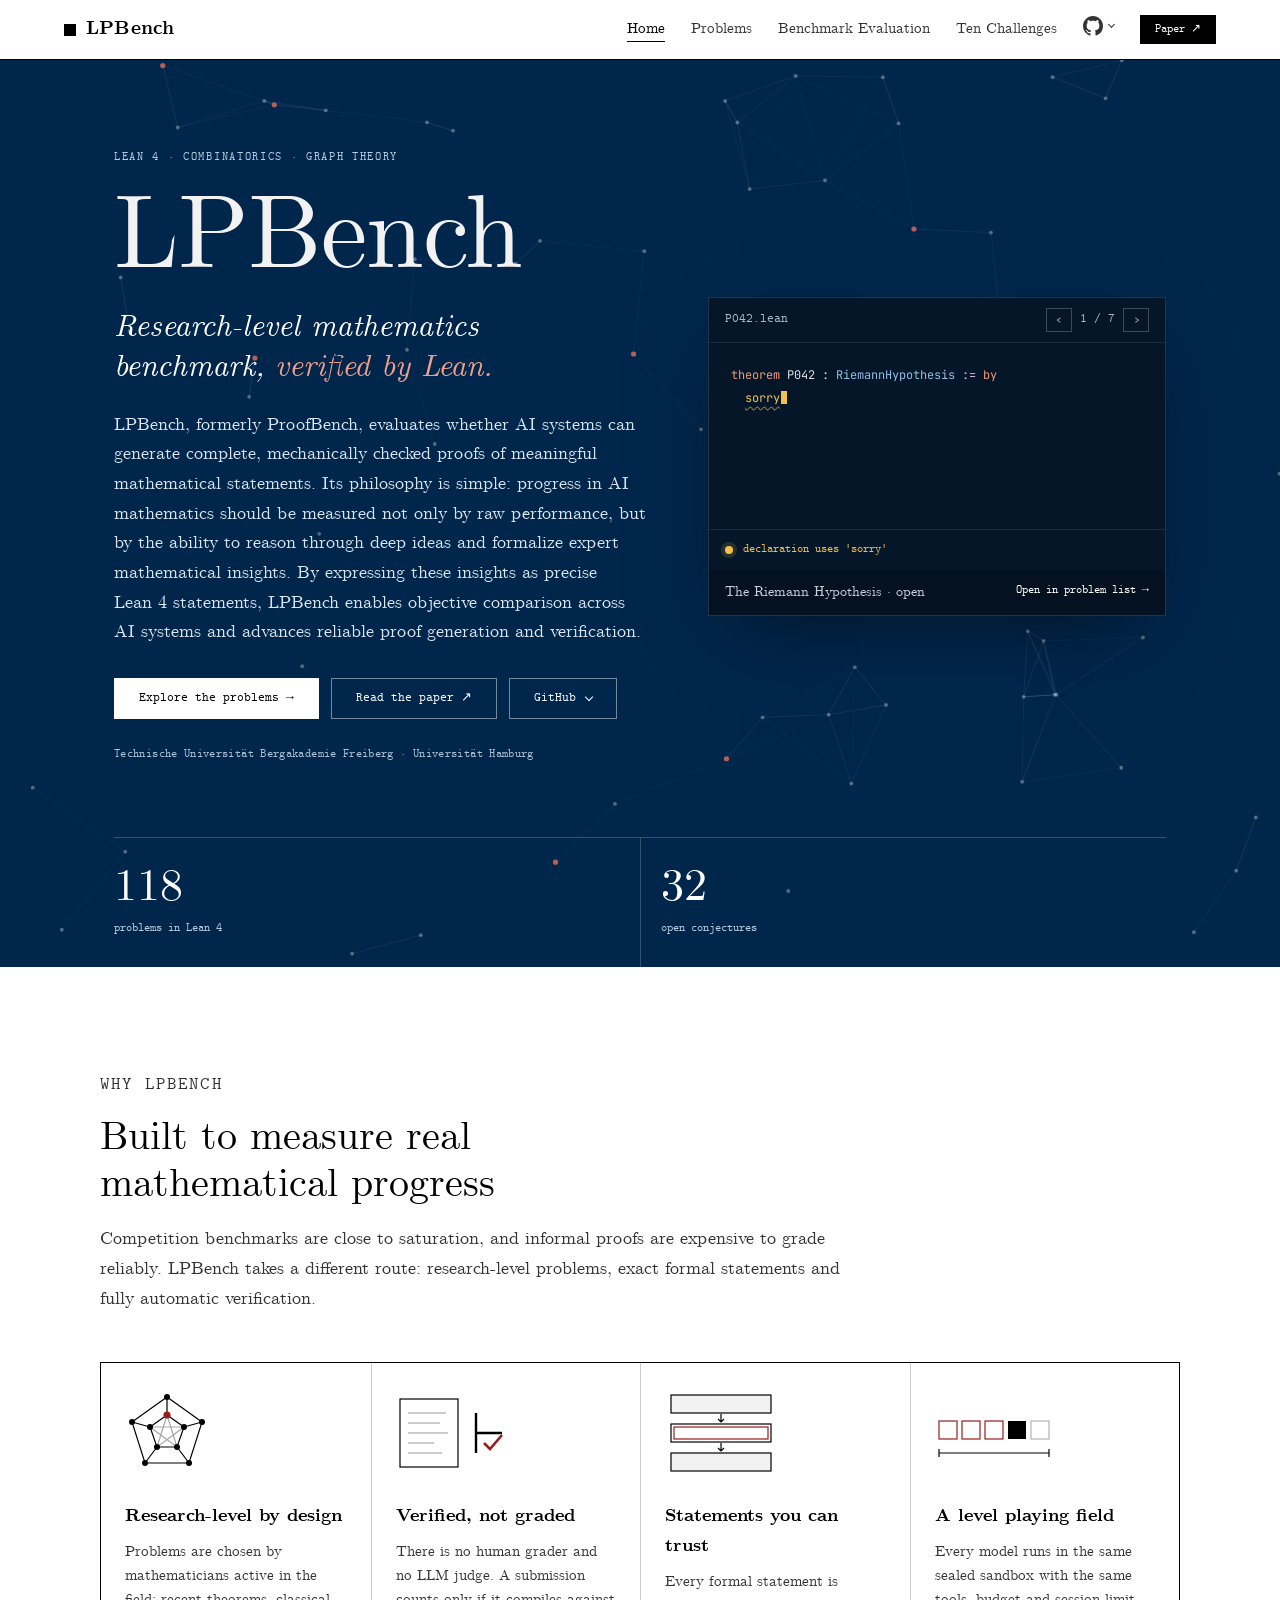
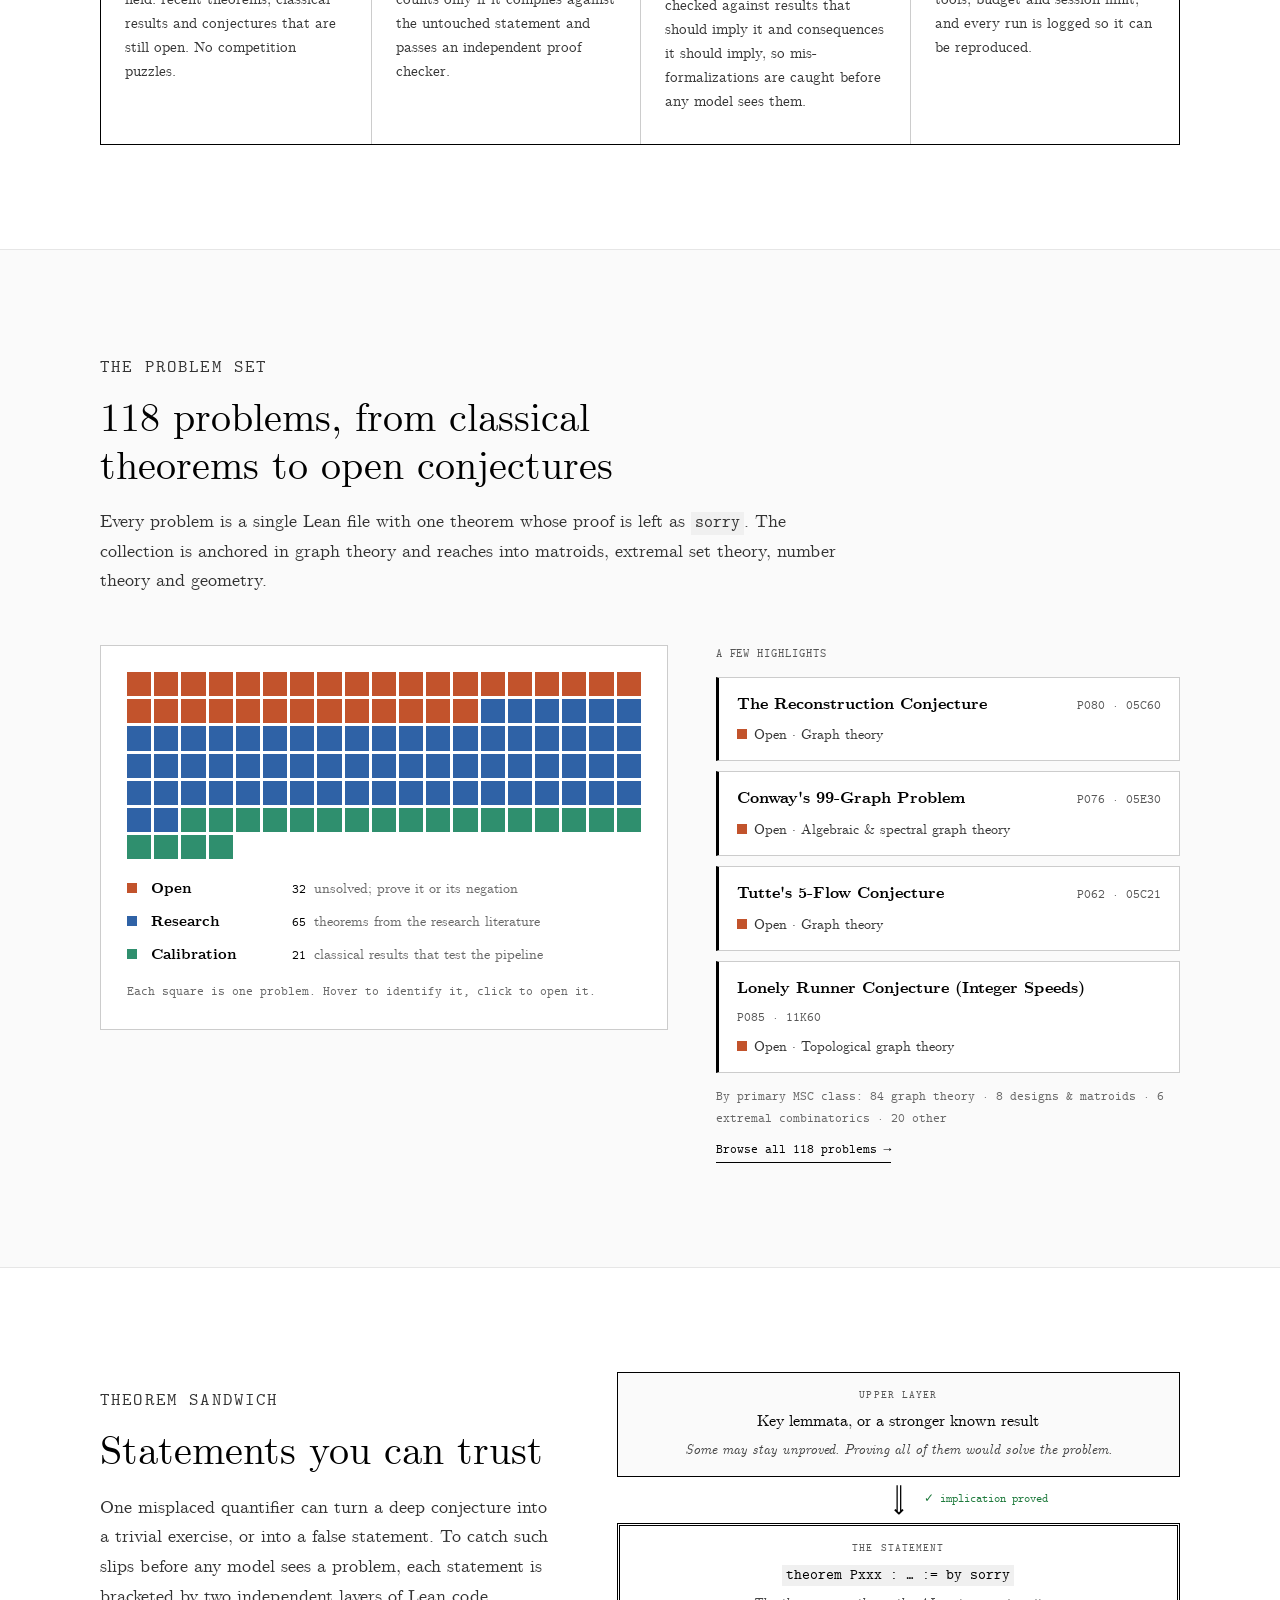
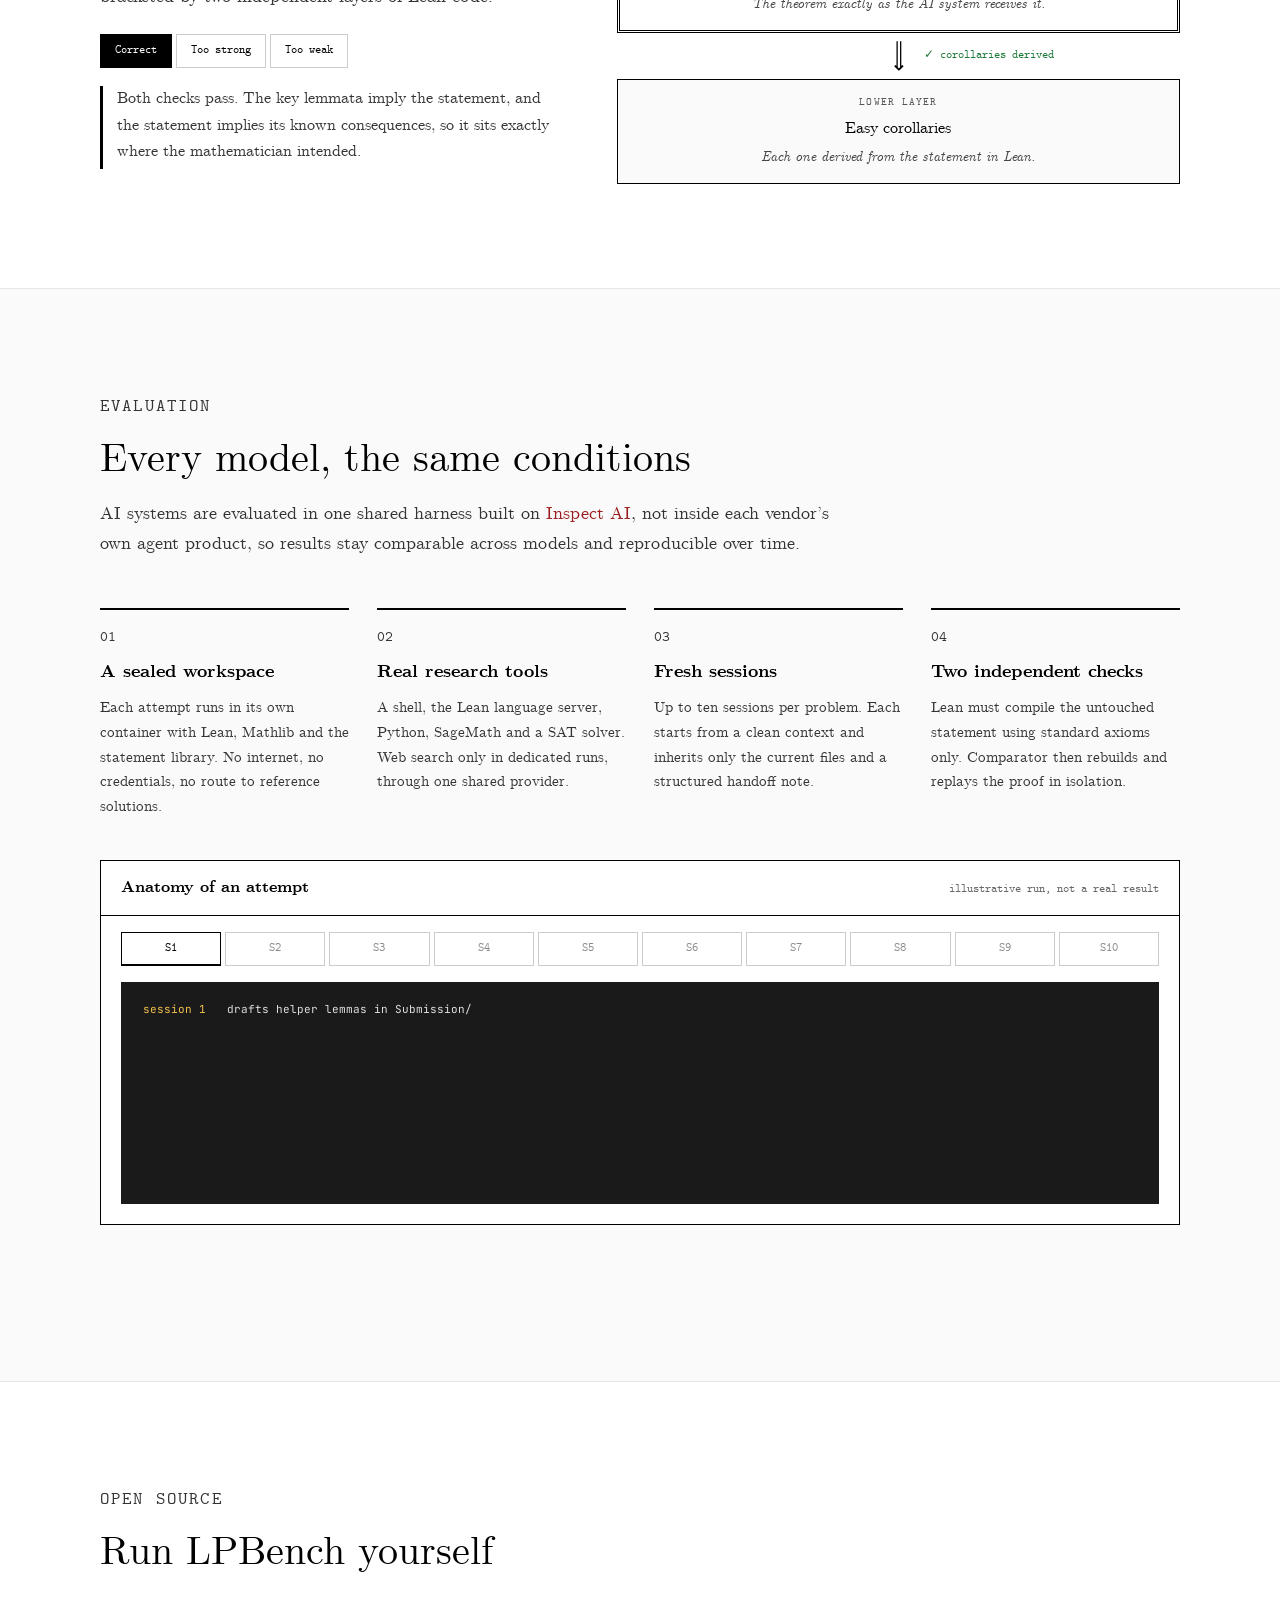
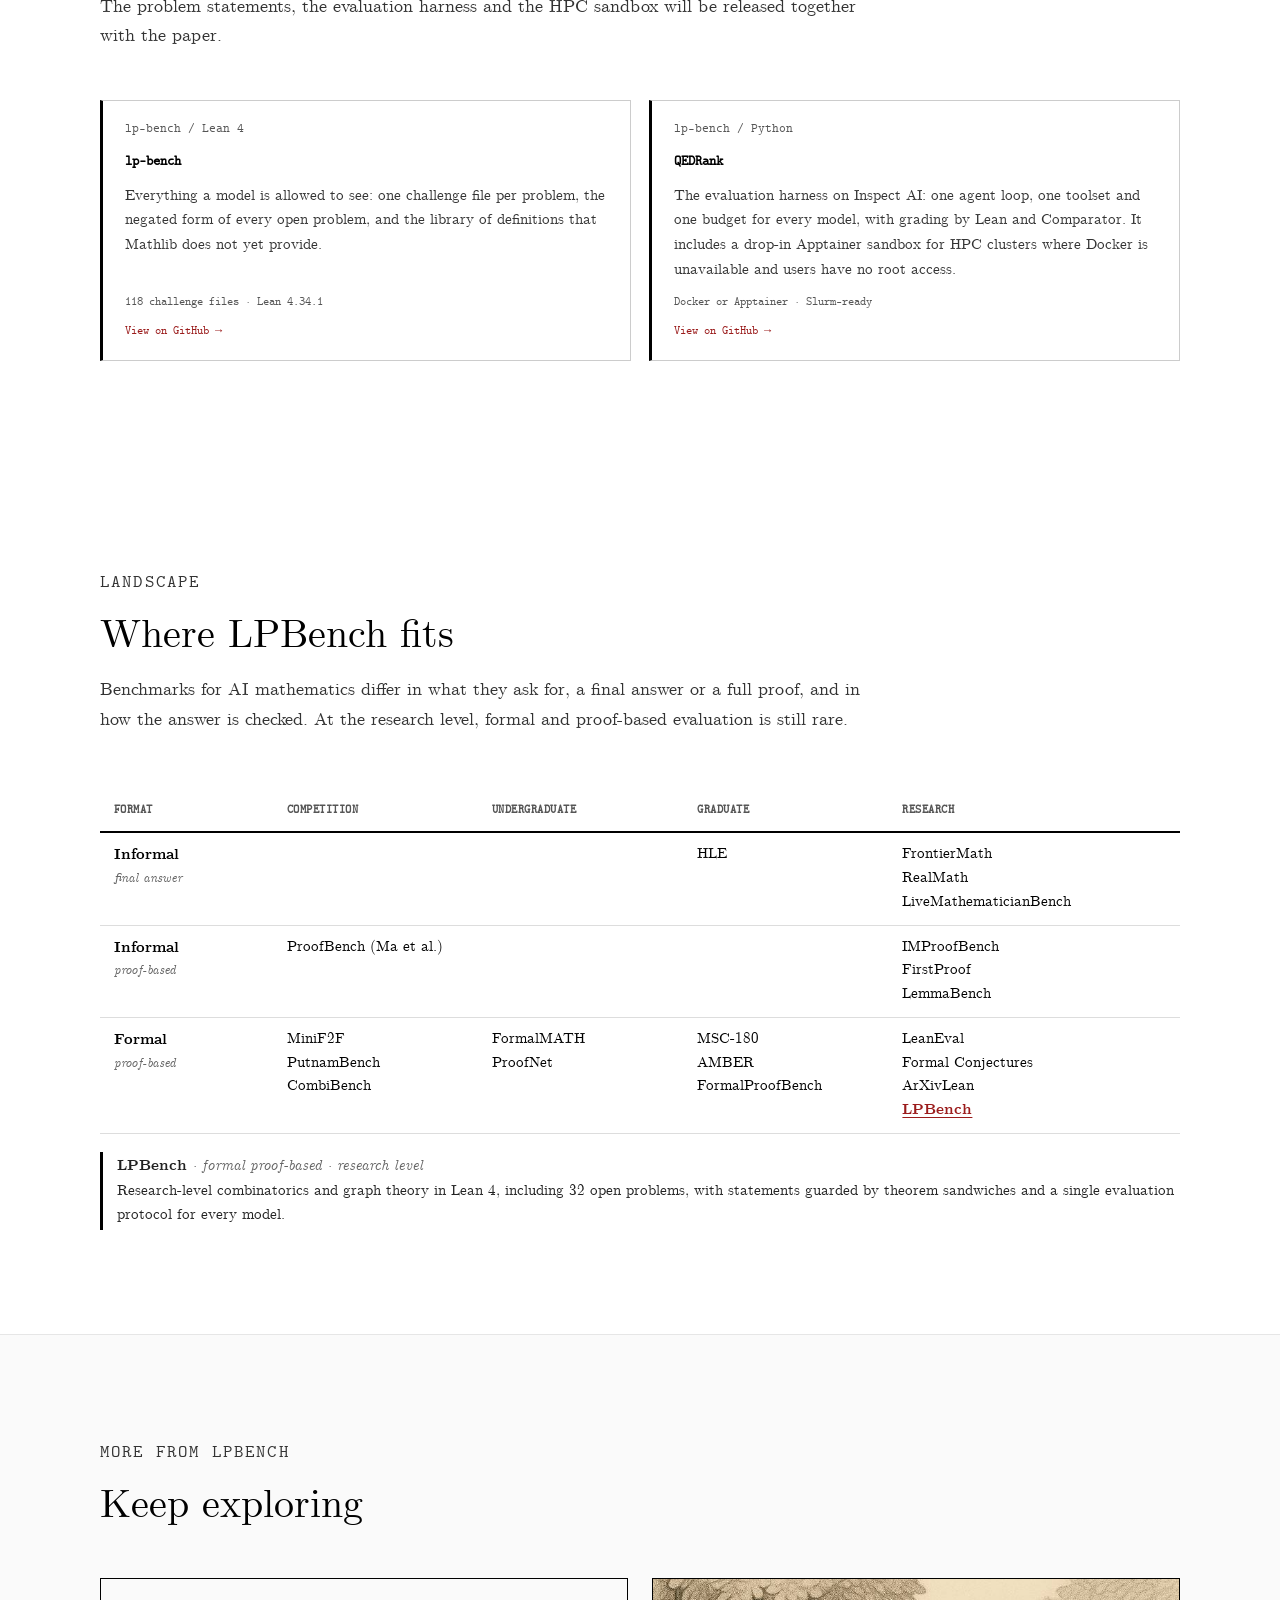
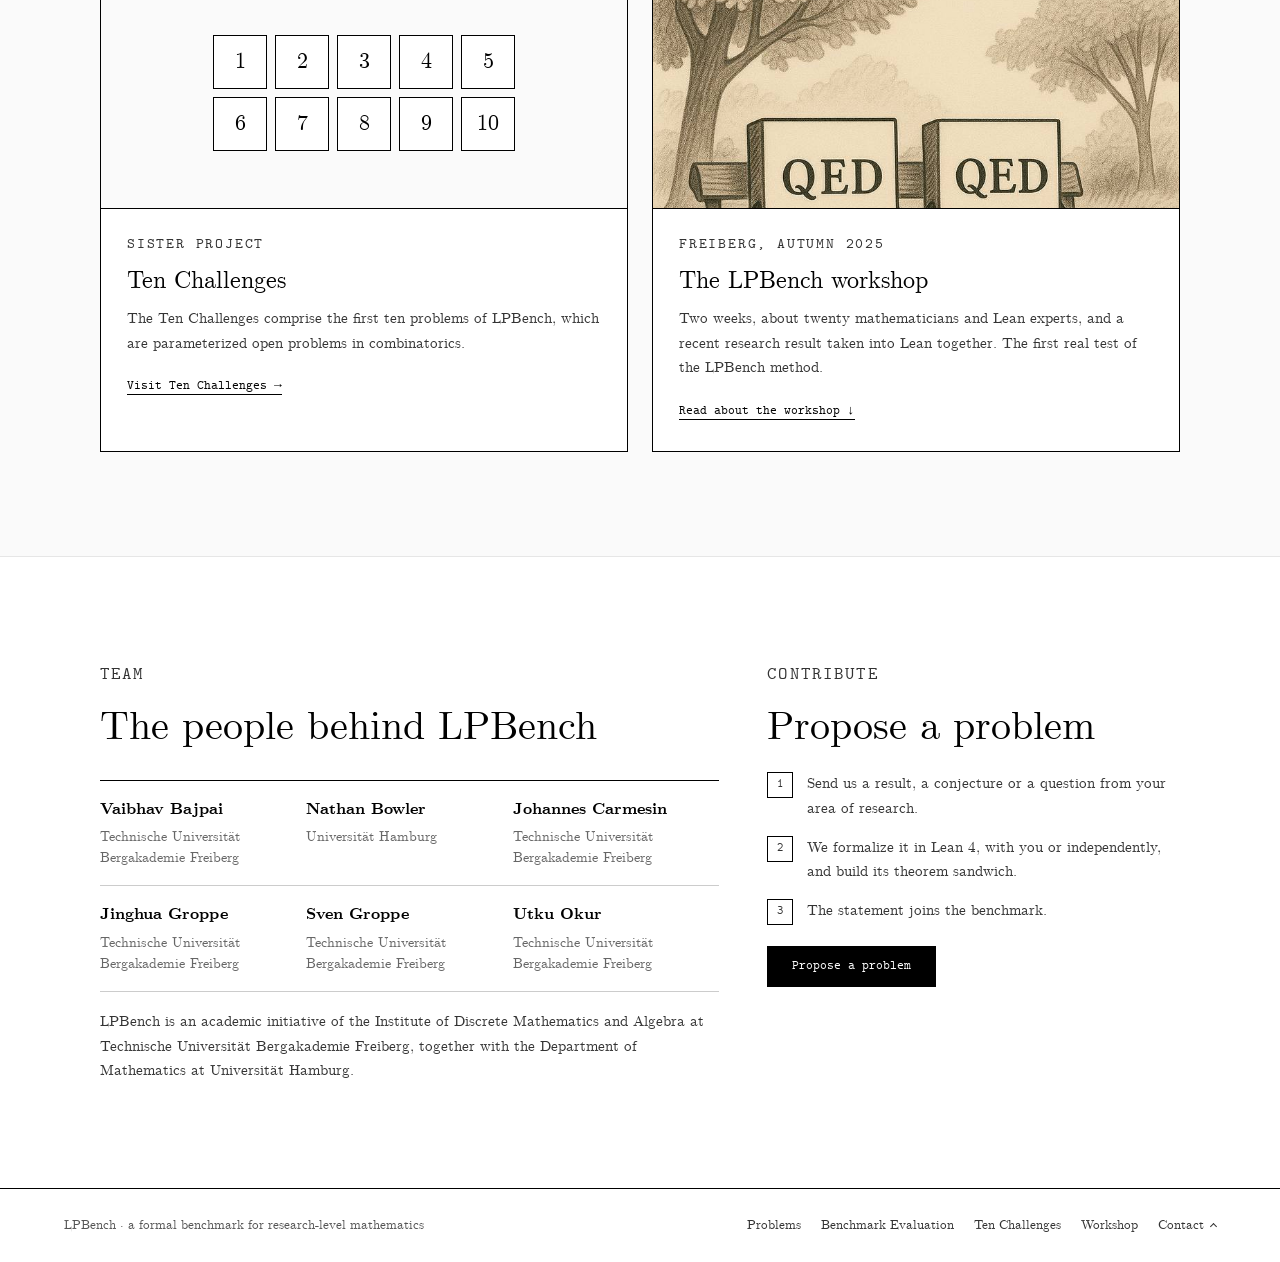
<file: index.html>
<!doctype html>
<html lang="en">
<head>
  <meta charset="utf-8">
  <meta name="viewport" content="width=device-width, initial-scale=1">
  <title>LPBench — Research-level mathematics benchmark, verified by Lean</title>
  <meta name="description" content="LPBench measures whether AI systems can prove research-level theorems. 118 problems in combinatorics and graph theory, stated in Lean 4 and checked automatically." data-pb-content="LPBench measures whether AI systems can prove research-level theorems. {total} problems in combinatorics and graph theory, stated in Lean 4 and checked automatically.">
  <meta property="og:type" content="website">
  <meta property="og:title" content="LPBench — Research-level mathematics benchmark, verified by Lean">
  <meta property="og:description" content="118 problems in combinatorics and graph theory, from classical theorems to open conjectures, stated in Lean 4 and checked automatically." data-pb-content="{total} problems in combinatorics and graph theory, from classical theorems to open conjectures, stated in Lean 4 and checked automatically.">
  <meta property="og:image" content="https://lp-bench.github.io/assets/img/og.png">
  <meta name="twitter:card" content="summary_large_image">
  <link rel="icon" href="assets/img/favicon.svg" type="image/svg+xml">
  <link rel="preload" href="assets/fonts/cmunrm.woff2" as="font" type="font/woff2" crossorigin>
  <link rel="preconnect" href="https://fonts.googleapis.com">
  <link rel="preconnect" href="https://fonts.gstatic.com" crossorigin>
  <link href="https://fonts.googleapis.com/css2?family=JetBrains+Mono:wght@400;600&display=swap" rel="stylesheet">
  <link rel="stylesheet" href="assets/css/style.css">
</head>
<body>
  <a class="skip-link" href="#main">Skip to content</a>

  <header class="header">
    <a class="brand" href="index.html"><span class="qed" aria-hidden="true"></span>LPBench</a>
    <nav aria-label="Main">
      <ul class="header-nav">
        <li><a href="index.html" aria-current="page">Home</a></li>
        <li><a href="problems.html">Problems</a></li>
        <li><a href="benchmark.html">Benchmark Evaluation</a></li>
        <li><a href="ten-challenges.html">Ten Challenges</a></li>
        <li>
          <details class="gh-menu nav-gh">
            <summary aria-label="GitHub repositories" title="GitHub repositories"><svg class="gh-icon" viewBox="0 0 16 16" width="20" height="20" aria-hidden="true"><path d="M8 0C3.58 0 0 3.58 0 8c0 3.54 2.29 6.53 5.47 7.59.4.07.55-.17.55-.38 0-.19-.01-.82-.01-1.49-2.01.37-2.53-.49-2.69-.94-.09-.23-.48-.94-.82-1.13-.28-.15-.68-.52-.01-.53.63-.01 1.08.58 1.23.82.72 1.21 1.87.87 2.33.66.07-.52.28-.87.51-1.07-1.78-.2-3.64-.89-3.64-3.95 0-.87.31-1.59.82-2.15-.08-.2-.36-1.02.08-2.12 0 0 .67-.21 2.2.82.64-.18 1.32-.27 2-.27.68 0 1.36.09 2 .27 1.53-1.04 2.2-.82 2.2-.82.44 1.1.16 1.92.08 2.12.51.56.82 1.27.82 2.15 0 3.07-1.87 3.75-3.65 3.95.29.25.54.73.54 1.48 0 1.07-.01 1.93-.01 2.2 0 .21.15.46.55.38A8.013 8.013 0 0 0 16 8c0-4.42-3.58-8-8-8z"/></svg></summary>
            <ul class="gh-menu-list">
              <li><a href="https://github.com/lp-bench/lp-bench"><b>lp-bench</b><span data-pb-text="The {total} problem statements in Lean 4">The 118 problem statements in Lean 4</span></a></li>
              <li><a href="https://github.com/lp-bench/QEDRank"><b>QEDRank</b><span>The evaluation harness and its Apptainer sandbox</span></a></li>
            </ul>
          </details>
        </li>
        <li><span class="btn btn-small" aria-disabled="true" data-paper-link data-label-live="Paper ↗">Paper · Oct 2026</span></li>
      </ul>
    </nav>
  </header>

  <main id="main">
    <!-- ============ HERO ============ -->
    <section class="hero">
      <canvas class="hero-graph" aria-hidden="true"></canvas>
      <div class="hero-inner">
        <div>
          <p class="eyebrow">Lean 4 · Combinatorics · Graph theory</p>
          <h1>LPBench</h1>
          <p class="tagline">Research-level mathematics benchmark, <em>verified by Lean.</em></p>
          <p class="lede">
            LPBench, formerly ProofBench, evaluates whether AI systems can generate complete, mechanically checked proofs of
            meaningful mathematical statements. Its philosophy is simple: progress in AI mathematics should be
            measured not only by raw performance, but by the ability to reason through deep ideas and formalize
            expert mathematical insights. By expressing these insights as precise Lean&nbsp;4 statements,
            LPBench enables objective comparison across AI systems and advances reliable proof generation
            and verification.
          </p>
          <div class="hero-ctas">
            <a class="btn" href="problems.html">Explore the problems →</a>
            <span class="btn btn-secondary" aria-disabled="true" data-paper-link data-label-live="Read the paper ↗">Paper · October 2026</span>
            <details class="gh-menu">
              <summary class="btn btn-secondary">GitHub</summary>
              <ul class="gh-menu-list">
                <li><a href="https://github.com/lp-bench/lp-bench"><b>lp-bench</b><span data-pb-text="The {total} problem statements in Lean 4">The 118 problem statements in Lean 4</span></a></li>
                <li><a href="https://github.com/lp-bench/QEDRank"><b>QEDRank</b><span>The evaluation harness and its Apptainer sandbox</span></a></li>
              </ul>
            </details>
          </div>
          <p class="hero-inst">Technische Universität Bergakademie Freiberg · Universität Hamburg</p>
        </div>

        <figure class="lean-card" id="showcase" aria-label="Example challenge file">
          <div class="lean-card-head">
            <span data-hero-file>P042.lean</span>
            <span class="lean-card-nav">
              <button type="button" data-hero-prev aria-label="Previous example">‹</button>
              <span data-hero-pos>1 / 7</span>
              <button type="button" data-hero-next aria-label="Next example">›</button>
            </span>
          </div>
          <pre><code data-hero-code></code></pre>
          <div class="lean-card-status"><i aria-hidden="true"></i><span>declaration uses 'sorry'</span></div>
          <figcaption class="lean-card-foot">
            <span data-hero-caption>The Riemann Hypothesis · open</span>
            <a href="problems.html#P042" data-hero-link>Open in problem list →</a>
          </figcaption>
        </figure>
      </div>

      <dl class="stats">
        <div><dt>problems in Lean 4</dt><dd data-count="118" data-pb="total">118</dd></div>
        <div><dt>open conjectures</dt><dd data-count="32" data-pb="open">32</dd></div>
      </dl>
    </section>

    <!-- ============ WHY ============ -->
    <section class="section">
      <div class="wrap">
        <header class="section-head reveal">
          <p class="label">Why LPBench</p>
          <h2>Built to measure real mathematical progress</h2>
          <p>
            Competition benchmarks are close to saturation, and informal proofs are expensive to grade reliably.
            LPBench takes a different route: research-level problems, exact formal statements and fully
            automatic verification.
          </p>
        </header>

        <div class="pillars reveal">
          <article class="pillar">
            <svg viewBox="0 0 120 84" preserveAspectRatio="xMinYMid meet" aria-hidden="true">
              <g fill="none" stroke="currentColor" stroke-width="1.2">
                <polygon points="42,6 77,31 64,72 20,72 7,31"/>
                <polygon points="42,24 59,36 52,56 32,56 25,36"/>
                <path d="M42,6V24M77,31L59,36M64,72L52,56M20,72L32,56M7,31L25,36"/>
                <path d="M42,24L52,56L25,36L59,36L32,56Z" stroke-opacity=".35"/>
              </g>
              <g fill="currentColor">
                <circle cx="42" cy="6" r="3"/><circle cx="77" cy="31" r="3"/><circle cx="64" cy="72" r="3"/><circle cx="20" cy="72" r="3"/><circle cx="7" cy="31" r="3"/>
                <circle cx="59" cy="36" r="3"/><circle cx="52" cy="56" r="3"/><circle cx="32" cy="56" r="3"/><circle cx="25" cy="36" r="3"/>
                <circle cx="42" cy="24" r="3.6" fill="#9b1c1c"/>
              </g>
            </svg>
            <h3>Research-level by design</h3>
            <p>Problems are chosen by mathematicians active in the field: recent theorems, classical results and conjectures that are still open. No competition puzzles.</p>
          </article>
          <article class="pillar">
            <svg viewBox="0 0 120 84" preserveAspectRatio="xMinYMid meet" aria-hidden="true">
              <g fill="none" stroke="currentColor" stroke-width="1.2">
                <rect x="4" y="8" width="58" height="68"/>
                <path d="M12,22H50M12,32H44M12,42H52M12,52H38M12,62H46" stroke-opacity=".4"/>
              </g>
              <g stroke="currentColor" stroke-width="2.4" fill="none">
                <path d="M80,22V62M80,42H106"/>
              </g>
              <path d="M88,52l6,6l12,-14" fill="none" stroke="#9b1c1c" stroke-width="2.6"/>
            </svg>
            <h3>Verified, not graded</h3>
            <p>There is no human grader and no LLM judge. A submission counts only if it compiles against the untouched statement and passes an independent proof checker.</p>
          </article>
          <article class="pillar">
            <svg viewBox="0 0 120 84" preserveAspectRatio="xMinYMid meet" aria-hidden="true">
              <g fill="none" stroke="currentColor" stroke-width="1.2">
                <rect x="6" y="4" width="100" height="18" fill="#f2f2f2"/>
                <rect x="6" y="33" width="100" height="18"/>
                <rect x="9" y="36" width="94" height="12" stroke="#9b1c1c"/>
                <rect x="6" y="62" width="100" height="18" fill="#f2f2f2"/>
                <path d="M56,23V31M53,28l3,3l3,-3M56,52V60M53,57l3,3l3,-3"/>
              </g>
            </svg>
            <h3>Statements you can trust</h3>
            <p>Every formal statement is checked against results that should imply it and consequences it should imply, so mis-formalizations are caught before any model sees them.</p>
          </article>
          <article class="pillar">
            <svg viewBox="0 0 120 84" preserveAspectRatio="xMinYMid meet" aria-hidden="true">
              <g fill="none" stroke="currentColor" stroke-width="1.2">
                <rect x="4" y="30" width="18" height="18" stroke="#9b1c1c"/>
                <rect x="27" y="30" width="18" height="18" stroke="#9b1c1c"/>
                <rect x="50" y="30" width="18" height="18" stroke="#9b1c1c"/>
                <rect x="96" y="30" width="18" height="18" stroke-opacity=".3"/>
              </g>
              <rect x="73" y="30" width="18" height="18" fill="currentColor"/>
              <path d="M4,62H114" stroke="currentColor" stroke-width="1.2"/>
              <path d="M4,58V66M114,58V66" stroke="currentColor" stroke-width="1.2"/>
            </svg>
            <h3>A level playing field</h3>
            <p>Every model runs in the same sealed sandbox with the same tools, budget and session limit, and every run is logged so it can be reproduced.</p>
          </article>
        </div>
      </div>
    </section>

    <!-- ============ PROBLEM SET ============ -->
    <section class="section soft">
      <div class="wrap">
        <header class="section-head reveal">
          <p class="label">The problem set</p>
          <h2 data-pb-text="{total} problems, from classical theorems to open conjectures">118 problems, from classical theorems to open conjectures</h2>
          <p>
            Every problem is a single Lean file with one theorem whose proof is left as <code>sorry</code>. The
            collection is anchored in graph theory and reaches into matroids, extremal set theory, number theory
            and geometry.
          </p>
        </header>

        <div class="set-grid">
          <figure class="set-figure reveal">
            <div class="waffle" role="img" aria-label="118 problems: 32 open, 65 research, 21 calibration" data-pb-aria-label="{total} problems: {open} open, {research} research, {calibration} calibration"></div>
            <ul class="legend">
              <li data-legend="open"><span class="sw sw-open"></span><b>Open</b><span class="num" data-pb="open">32</span><span class="desc">unsolved; prove it or its negation</span></li>
              <li data-legend="research"><span class="sw sw-research"></span><b>Research</b><span class="num" data-pb="research">65</span><span class="desc">theorems from the research literature</span></li>
              <li data-legend="calibration"><span class="sw sw-calibration"></span><b>Calibration</b><span class="num" data-pb="calibration">21</span><span class="desc">classical results that test the pipeline</span></li>
            </ul>
            <figcaption class="caption">Each square is one problem. Hover to identify it, click to open it.</figcaption>
          </figure>

          <div class="featured reveal">
            <h3>A few highlights</h3>
            <div data-featured></div>
            <p class="tt muted" style="font-size:13px;margin-top:14px" data-pb-text="By primary MSC class: {graph} graph theory · {matroids} designs &amp; matroids · {extremal} extremal combinatorics · {other} other">By primary MSC class: 84 graph theory · 8 designs &amp; matroids · 6 extremal combinatorics · 20 other</p>
            <a class="more-link" href="problems.html" data-pb-text="Browse all {total} problems →">Browse all 118 problems →</a>
          </div>
        </div>
      </div>
    </section>

    <!-- ============ SANDWICH ============ -->
    <section class="section">
      <div class="wrap sandwich-grid">
        <div class="reveal">
          <div class="section-head" style="margin-bottom:0">
            <p class="label">Theorem sandwich</p>
            <h2>Statements you can trust</h2>
            <p>
              One misplaced quantifier can turn a deep conjecture into a trivial exercise, or into a false
              statement. To catch such slips before any model sees a problem, each statement is bracketed by two
              independent layers of Lean code.
            </p>
          </div>
          <div class="sw-controls" role="group" aria-label="Try a formalization">
            <button class="lb-tab active" data-sw="ok" aria-pressed="true">Correct</button>
            <button class="lb-tab" data-sw="strong" aria-pressed="false">Too strong</button>
            <button class="lb-tab" data-sw="weak" aria-pressed="false">Too weak</button>
          </div>
          <p class="sw-explain" data-sw-explain aria-live="polite"></p>
        </div>

        <div class="sw-stack reveal" data-state="ok">
          <div class="sw-box sw-bound">
            <p class="sw-tag">Upper layer</p>
            <p class="sw-title">Key lemmata, or a stronger known result</p>
            <p class="sw-desc">Some may stay unproved. Proving all of them would solve the problem.</p>
          </div>
          <div class="sw-arrow" data-arrow="up"><span class="sw-imp">⟹</span><span class="sw-verdict" data-verdict="up"></span></div>
          <div class="sw-box sw-statement">
            <p class="sw-tag">The statement</p>
            <p class="sw-title"><code>theorem Pxxx : … := by sorry</code></p>
            <p class="sw-desc" data-sw-desc></p>
          </div>
          <div class="sw-arrow" data-arrow="down"><span class="sw-imp">⟹</span><span class="sw-verdict" data-verdict="down"></span></div>
          <div class="sw-box sw-bound">
            <p class="sw-tag">Lower layer</p>
            <p class="sw-title">Easy corollaries</p>
            <p class="sw-desc">Each one derived from the statement in Lean.</p>
          </div>
        </div>
      </div>
    </section>

    <!-- ============ EVALUATION ============ -->
    <section class="section soft">
      <div class="wrap">
        <header class="section-head reveal">
          <p class="label">Evaluation</p>
          <h2>Every model, the same conditions</h2>
          <p>
            AI systems are evaluated in one shared harness built on <a href="https://inspect.aisi.org.uk/">Inspect AI</a>,
            not inside each vendor’s own agent product, so results stay comparable across models and reproducible
            over time.
          </p>
        </header>

        <ol class="steps reveal">
          <li>
            <p class="step-num">01</p>
            <h3>A sealed workspace</h3>
            <p>Each attempt runs in its own container with Lean, Mathlib and the statement library. No internet, no credentials, no route to reference solutions.</p>
          </li>
          <li>
            <p class="step-num">02</p>
            <h3>Real research tools</h3>
            <p>A shell, the Lean language server, Python, SageMath and a SAT solver. Web search only in dedicated runs, through one shared provider.</p>
          </li>
          <li>
            <p class="step-num">03</p>
            <h3>Fresh sessions</h3>
            <p>Up to ten sessions per problem. Each starts from a clean context and inherits only the current files and a structured handoff note.</p>
          </li>
          <li>
            <p class="step-num">04</p>
            <h3>Two independent checks</h3>
            <p>Lean must compile the untouched statement using standard axioms only. Comparator then rebuilds and replays the proof in isolation.</p>
          </li>
        </ol>

        <div class="run reveal" id="run">
          <div class="run-head"><b>Anatomy of an attempt</b><span>illustrative run, not a real result</span></div>
          <ol class="sessions" data-sessions></ol>
          <div class="code-block"><pre><code data-runlog></code></pre></div>
        </div>

        <div class="recorded reveal">
          <b>Logged for every attempt:</b>
          <span>verdict</span><span>sessions used</span><span>tokens in &amp; out</span><span>cost</span>
          <span>total &amp; working time</span><span>tool calls</span><span>proof length</span>
        </div>
      </div>
    </section>

    <!-- ============ OPEN SOURCE ============ -->
    <section class="section" id="code">
      <div class="wrap">
        <header class="section-head reveal">
          <p class="label">Open source</p>
          <h2>Run LPBench yourself</h2>
          <p>
            The problem statements, the evaluation harness and the HPC sandbox will be released together with the
            paper.
          </p>
        </header>
        <div class="repo-list reveal" data-repos></div>
      </div>
    </section>

    <!-- ============ LEADERBOARD ============ -->
    <section class="section soft" id="leaderboard" hidden>
      <div class="wrap">
        <header class="section-head reveal">
          <p class="label">Results</p>
          <h2>Leaderboard</h2>
          <p>
            The first evaluation results will be published here together with the paper. An open problem counts
            as solved when a system proves either the statement or its negation.
          </p>
        </header>
        <div class="reveal">
          <div class="lb-tabs" role="group" aria-label="Rank by">
            <button class="lb-tab active" data-rank="total">All</button>
            <button class="lb-tab" data-rank="open">Open</button>
            <button class="lb-tab" data-rank="research">Research</button>
            <button class="lb-tab" data-rank="calibration">Calibration</button>
          </div>
          <div class="table-scroll">
            <table class="data-table">
              <thead><tr><th>Rank</th><th>Model</th><th>Web search</th><th class="num">Open /33</th><th class="num">Research /63</th><th class="num">Calibration /21</th><th class="num">Total</th><th class="num">Cost</th></tr></thead>
              <tbody data-results></tbody>
            </table>
          </div>
        </div>
      </div>
    </section>

    <!-- ============ LANDSCAPE ============ -->
    <section class="section">
      <div class="wrap">
        <header class="section-head reveal">
          <p class="label">Landscape</p>
          <h2>Where LPBench fits</h2>
          <p>
            Benchmarks for AI mathematics differ in what they ask for, a final answer or a full proof, and in how
            the answer is checked. At the research level, formal and proof-based evaluation is still rare.
          </p>
        </header>
        <div class="reveal">
          <div class="table-scroll">
            <table class="data-table landscape">
              <thead><tr><th>Format</th><th>Competition</th><th>Undergraduate</th><th>Graduate</th><th>Research</th></tr></thead>
              <tbody data-landscape></tbody>
            </table>
          </div>
          <p class="land-note" data-land-note aria-live="polite"></p>
        </div>
      </div>
    </section>

    <!-- ============ EXPLORE ============ -->
    <section class="section soft">
      <div class="wrap">
        <header class="section-head reveal">
          <p class="label">More from LPBench</p>
          <h2>Keep exploring</h2>
        </header>
        <div class="explore">
          <a class="explore-card reveal" href="https://tenchallenges.github.io/ten-challenges/">
            <div class="explore-visual">
              <div class="ten-grid" aria-hidden="true"><span>1</span><span>2</span><span>3</span><span>4</span><span>5</span><span>6</span><span>7</span><span>8</span><span>9</span><span>10</span></div>
            </div>
            <div class="explore-body">
              <p class="label">Sister project</p>
              <h3>Ten Challenges</h3>
              <p>The Ten Challenges comprise the first ten problems of LPBench, which are parameterized open problems in combinatorics.</p>
              <span class="go">Visit Ten Challenges →</span>
            </div>
          </a>
          <a class="explore-card reveal" href="#workshop" data-ws-toggle aria-controls="workshop" aria-expanded="true">
            <div class="explore-visual">
              <img src="assets/img/bench.jpg" width="760" height="760" loading="lazy" alt="Pencil sketch of two QED boxes sitting on a park bench.">
            </div>
            <div class="explore-body">
              <p class="label">Freiberg, autumn 2025</p>
              <h3>The LPBench workshop</h3>
              <p>Two weeks, about twenty mathematicians and Lean experts, and a recent research result taken into Lean together. The first real test of the LPBench method.</p>
              <span class="go">Read about the workshop ↓</span>
            </div>
          </a>
        </div>
        <div class="ws-panel" id="workshop" role="region" aria-labelledby="workshop-title">
          <button class="ws-close" type="button" data-ws-close>Close ×</button>
          <section class="ws-hero">
            <div class="page-intro">
              <h3 class="ws-title" id="workshop-title">The LPBench Workshop</h3>
              <p>
                The first steps of the project were taken at this workshop. Approximately twenty participants took part,
                including research mathematicians with a combinatorics background and a smaller group of Lean experts.
                The objectives were to lay down the standards that a Lean-based benchmark of research-level mathematics
                should meet, to formalize a current research result in Lean&nbsp;4 to serve as a test problem for existing
                AI systems, and to bring together experts in pure mathematics, interactive theorem proving and machine
                learning.
              </p>
              <p class="meta-line">22 September – 3 October 2025 · Technische Universität Bergakademie Freiberg, Germany</p>
            </div>
            <figure>
              <img src="assets/img/bench.jpg" width="760" height="760" alt="Pencil sketch of two QED boxes with arms and legs sitting on a park bench; one is reading a book.">
            </figure>
          </section>

          <dl class="facts">
            <div><dt>weeks in Freiberg</dt><dd>2</dd></div>
            <div><dt>mathematicians and Lean experts</dt><dd>≈ 20</dd></div>
            <div><dt>recent research result in focus</dt><dd>1</dd></div>
          </dl>

          <h4 class="rule">The mathematics</h4>
          <div class="prose">
            <p>
              The workshop centred on a question from infinite graph theory. Call a graph <i>H</i> <em>ubiquitous</em> if
              every graph that contains <i>n</i> disjoint copies of <i>H</i> as minors, for each finite <i>n</i>, must also
              contain infinitely many disjoint copies. In 2002 Thomas Andreae conjectured that every locally finite graph is
              ubiquitous. In 2023 Johannes Carmesin showed that this fails by constructing a counterexample
              (<i>Journal of Combinatorial Theory, Series B</i> 162).
            </p>
            <p>
              Carrying that construction all the way into Lean&nbsp;4 was the shared goal. The argument fills only a few
              pages on paper, but it rests on infinite graphs, minors and disjoint unions, areas where Mathlib offers little
              ready-made support.
            </p>
          </div>
          <div class="code-block nowrap">
            <pre><code data-lean>theorem exists_countable_simpleGraph_not_isUbiquitous :
          ∃ (W : Type) (_ : Countable W) (H : SimpleGraph W), ¬ IsUbiquitous H := by
        refine ⟨_, inferInstance, barbellRay, fun h ↦ ?_⟩
        exact not_foldedUnion_barbellRay_nat_isMinor_decoratedGrid &lt;|
          h _ _ foldedUnion_barbellRay_fin_isMinor_decoratedGrid</code></pre>
          </div>
          <p class="tt muted" style="font-size:12px;margin-top:8px">An excerpt of the Lean 4 code written during the workshop.</p>

          <h4 class="rule">How we worked</h4>
          <ol class="timeline">
            <li>
              <b>Mixed teams</b>
              <p>Participants formed teams that paired combinatorial expertise with Lean experience, and each team took on part of the argument.</p>
            </li>
            <li>
              <b>Smaller units</b>
              <p>As the work progressed, the teams shrank. Small groups moved more easily between the mathematics and its formal verification.</p>
            </li>
            <li>
              <b>Lean experts on call</b>
              <p>The Lean specialists gradually left their fixed teams and became a shared resource, joining whichever group was stuck.</p>
            </li>
            <li>
              <b>A tested workflow</b>
              <p>Along the way the group developed procedures for splitting a complex proof into manageable formalization tasks, and gave the theorem sandwich its first trial.</p>
            </li>
          </ol>

          <h4 class="rule">What we learned</h4>
          <div class="lessons">
            <div class="problem-item">
              <span class="problem-title">Formalization is hard, even for experts</span>
              <p>Even with a strong team, turning a recent research proof into checked Lean code took sustained effort. The gap between a convincing argument and a verified one is real.</p>
            </div>
            <div class="problem-item">
              <span class="problem-title">Statements are where errors hide</span>
              <p>Writing Lean statements that say exactly what the mathematics says was the most delicate step. Small slips were easy to make and hard to spot, which is why LPBench now guards every statement with a theorem sandwich.</p>
            </div>
            <div class="problem-item">
              <span class="problem-title">Plan before you formalize</span>
              <p>Graph theory in Mathlib is still thin, so much time went into basic definitions. Mapping out the proof and its dependencies in advance with a blueprint catches problems early.</p>
            </div>
          </div>

          <h4 class="rule">Why it mattered</h4>
          <div class="prose">
            <p>
              The workshop showed that research-level formalization is a workable, and demanding, yardstick for AI
              systems. It validated the pipeline that LPBench uses to construct its problems and was the first real
              test of the theorem sandwich, bringing pure mathematicians, Lean users and machine-learning researchers
              to the same table.
            </p>
          </div>

          <h4 class="rule">Participants</h4>
          <ul class="participants">
            <li>Justin Asher <span></span></li>
            <li>Nathan Bowler <span>Hamburg</span></li>
            <li>Johannes Carmesin <span>TU Freiberg</span></li>
            <li>Joseph Devine <span>TU Freiberg</span></li>
            <li>Sarah Frenkel <span>Birmingham</span></li>
            <li>Matthias Hamann <span>Hamburg</span></li>
            <li>Julian Holstein <span>Hamburg</span></li>
            <li>Nicolai Kraus <span>Nottingham</span></li>
            <li>Matt Kroeker <span>TU Freiberg</span></li>
            <li>Jan Kurkofka <span>TU Freiberg</span></li>
            <li>Nicola Lorenz <span>Hamburg</span></li>
            <li>Aref Mohammadzadeh <span>Nottingham</span></li>
            <li>Felix Pernegger <span>Bonn</span></li>
            <li>Tim Planken <span>TU Freiberg</span></li>
            <li>Auguste Poiroux <span>EPFL</span></li>
            <li>Martin Schneider <span>TU Freiberg</span></li>
            <li>Jacob Stegemann <span>Hamburg</span></li>
            <li>Will Turner <span>TU Freiberg</span></li>
            <li>Martin Winter <span>TU Berlin</span></li>
          </ul>

          <button class="ws-close ws-close-end" type="button" data-ws-close>Close the workshop ↑</button>
        </div>
      </div>
    </section>

    <!-- ============ TEAM ============ -->
    <section class="section" id="team">
      <div class="wrap team-grid">
        <div class="reveal">
          <div class="section-head" style="margin-bottom:28px">
            <p class="label">Team</p>
            <h2>The people behind LPBench</h2>
          </div>
          <ul class="people">
            <li><b>Vaibhav Bajpai</b><span>Technische Universität Bergakademie Freiberg</span></li>
            <li><b>Nathan Bowler</b><span>Universität Hamburg</span></li>
            <li><b>Johannes Carmesin</b><span>Technische Universität Bergakademie Freiberg</span></li>
            <li><b>Jinghua Groppe</b><span>Technische Universität Bergakademie Freiberg</span></li>
            <li><b>Sven Groppe</b><span>Technische Universität Bergakademie Freiberg</span></li>
            <li><b>Utku Okur</b><span>Technische Universität Bergakademie Freiberg</span></li>
          </ul>
          <p class="team-note">
            LPBench is an academic initiative of the Institute of Discrete Mathematics and Algebra at
            Technische Universität Bergakademie Freiberg, together with the Department of Mathematics at
            Universität Hamburg.
          </p>
        </div>
        <div class="reveal">
          <div class="section-head" style="margin-bottom:20px">
            <p class="label">Contribute</p>
            <h2>Propose a problem</h2>
          </div>
          <ol class="contribute">
            <li>Send us a result, a conjecture or a question from your area of research.</li>
            <li>We formalize it in Lean&nbsp;4, with you or independently, and build its theorem sandwich.</li>
            <li>The statement joins the benchmark.</li>
          </ol>
          <a class="btn" data-contact data-propose-open aria-haspopup="dialog" data-subject="LPBench: problem proposal" href="#">Propose a problem</a>
        </div>
      </div>
    </section>

    <!-- ============ PROPOSE A PROBLEM ============ -->
    <dialog class="propose" aria-labelledby="propose-title" data-propose>
      <button type="button" class="ws-close" data-propose-close aria-label="Close the form">Close ✕</button>
      <p class="label">Contribute</p>
      <h3 id="propose-title">Propose a problem</h3>
      <form data-propose-form>
        <p class="propose-intro">Send us a result, a conjecture or a question from your area of research. We will reply by email.</p>
        <fieldset>
          <legend>About you</legend>
          <div class="form-row">
            <div class="form-group">
              <label for="pp-name">Full name</label>
              <input id="pp-name" name="Name" type="text" autocomplete="name" required autofocus>
            </div>
            <div class="form-group">
              <label for="pp-email">Email</label>
              <input id="pp-email" name="email" type="email" autocomplete="email" required>
            </div>
          </div>
          <div class="form-group">
            <label for="pp-affiliation">Affiliation</label>
            <input id="pp-affiliation" name="Affiliation" type="text" autocomplete="organization" required>
          </div>
        </fieldset>
        <fieldset>
          <legend>Your problem</legend>
          <div class="form-group">
            <label for="pp-title">Problem title</label>
            <input id="pp-title" name="Problem title" type="text" required>
          </div>
          <div class="form-row">
            <div class="form-group">
              <label for="pp-type">Type</label>
              <select id="pp-type" name="Type" required>
                <option value="" disabled selected>Choose one</option>
                <option>Result</option>
                <option>Conjecture</option>
                <option>Question</option>
              </select>
            </div>
            <div class="form-group">
              <label for="pp-area">Area or MSC class <span class="optional">(optional)</span></label>
              <input id="pp-area" name="Area or MSC class" type="text">
            </div>
          </div>
          <div class="form-group">
            <label for="pp-statement">Statement</label>
            <textarea id="pp-statement" name="Statement" rows="6" placeholder="State it as precisely as you can. LaTeX is welcome." required></textarea>
          </div>
          <div class="form-group">
            <label for="pp-source">Source or reference <span class="optional">(optional)</span></label>
            <input id="pp-source" name="Source or reference" type="text" placeholder="A paper, an arXiv number or a link">
          </div>
          <div class="form-group">
            <label for="pp-notes">Notes <span class="optional">(optional)</span></label>
            <textarea id="pp-notes" name="Notes" rows="3" placeholder="Known progress, or why the problem matters"></textarea>
          </div>
          <label class="propose-check">
            <input name="Would like to help with the Lean formalization" type="checkbox" value="Yes">
            <span>I would like to help formalize it in Lean&nbsp;4.</span>
          </label>
        </fieldset>
        <div class="visually-hidden" aria-hidden="true">
          <label for="pp-honey">Leave this empty</label>
          <input id="pp-honey" name="_honey" type="text" tabindex="-1" autocomplete="off">
        </div>
        <p class="form-hint">Your details are used only to handle this proposal. The form is delivered by email through <a href="https://formsubmit.co/">FormSubmit</a>.</p>
        <div class="form-actions">
          <button class="btn" type="submit">Send proposal</button>
          <button class="btn btn-secondary" type="button" data-propose-close>Cancel</button>
        </div>
        <p class="propose-status" role="alert" data-propose-status hidden></p>
      </form>
      <div class="propose-sent" data-propose-sent hidden>
        <p>Thank you. Your proposal has been sent, and we will reply to <b data-propose-reply></b>.</p>
        <div class="form-actions">
          <button class="btn" type="button" data-propose-close>Close</button>
        </div>
      </div>
    </dialog>
  </main>

  <footer class="footer">
    <span>LPBench · a formal benchmark for research-level mathematics</span>
    <nav aria-label="Footer">
      <a href="problems.html">Problems</a>
      <a href="benchmark.html">Benchmark Evaluation</a>
      <a href="ten-challenges.html">Ten Challenges</a>
      <a href="#workshop">Workshop</a>
      <details class="gh-menu foot-contact">
        <summary>Contact</summary>
        <ul class="gh-menu-list">
          <li><a href="mailto:Vaibhav.Bajpai@math.tu-freiberg.de"><b>Vaibhav Bajpai</b><span>Vaibhav.Bajpai@math.tu-freiberg.de</span></a></li>
          <li><a href="mailto:Utku.Okur@math.tu-freiberg.de"><b>Utku Okur</b><span>Utku.Okur@math.tu-freiberg.de</span></a></li>
        </ul>
      </details>
    </nav>
  </footer>

  <script src="assets/js/config.js"></script>
  <script src="assets/js/problem-data.js"></script>
  <script src="assets/js/common.js"></script>
  <script src="assets/js/home.js"></script>
</body>
</html>
</file>
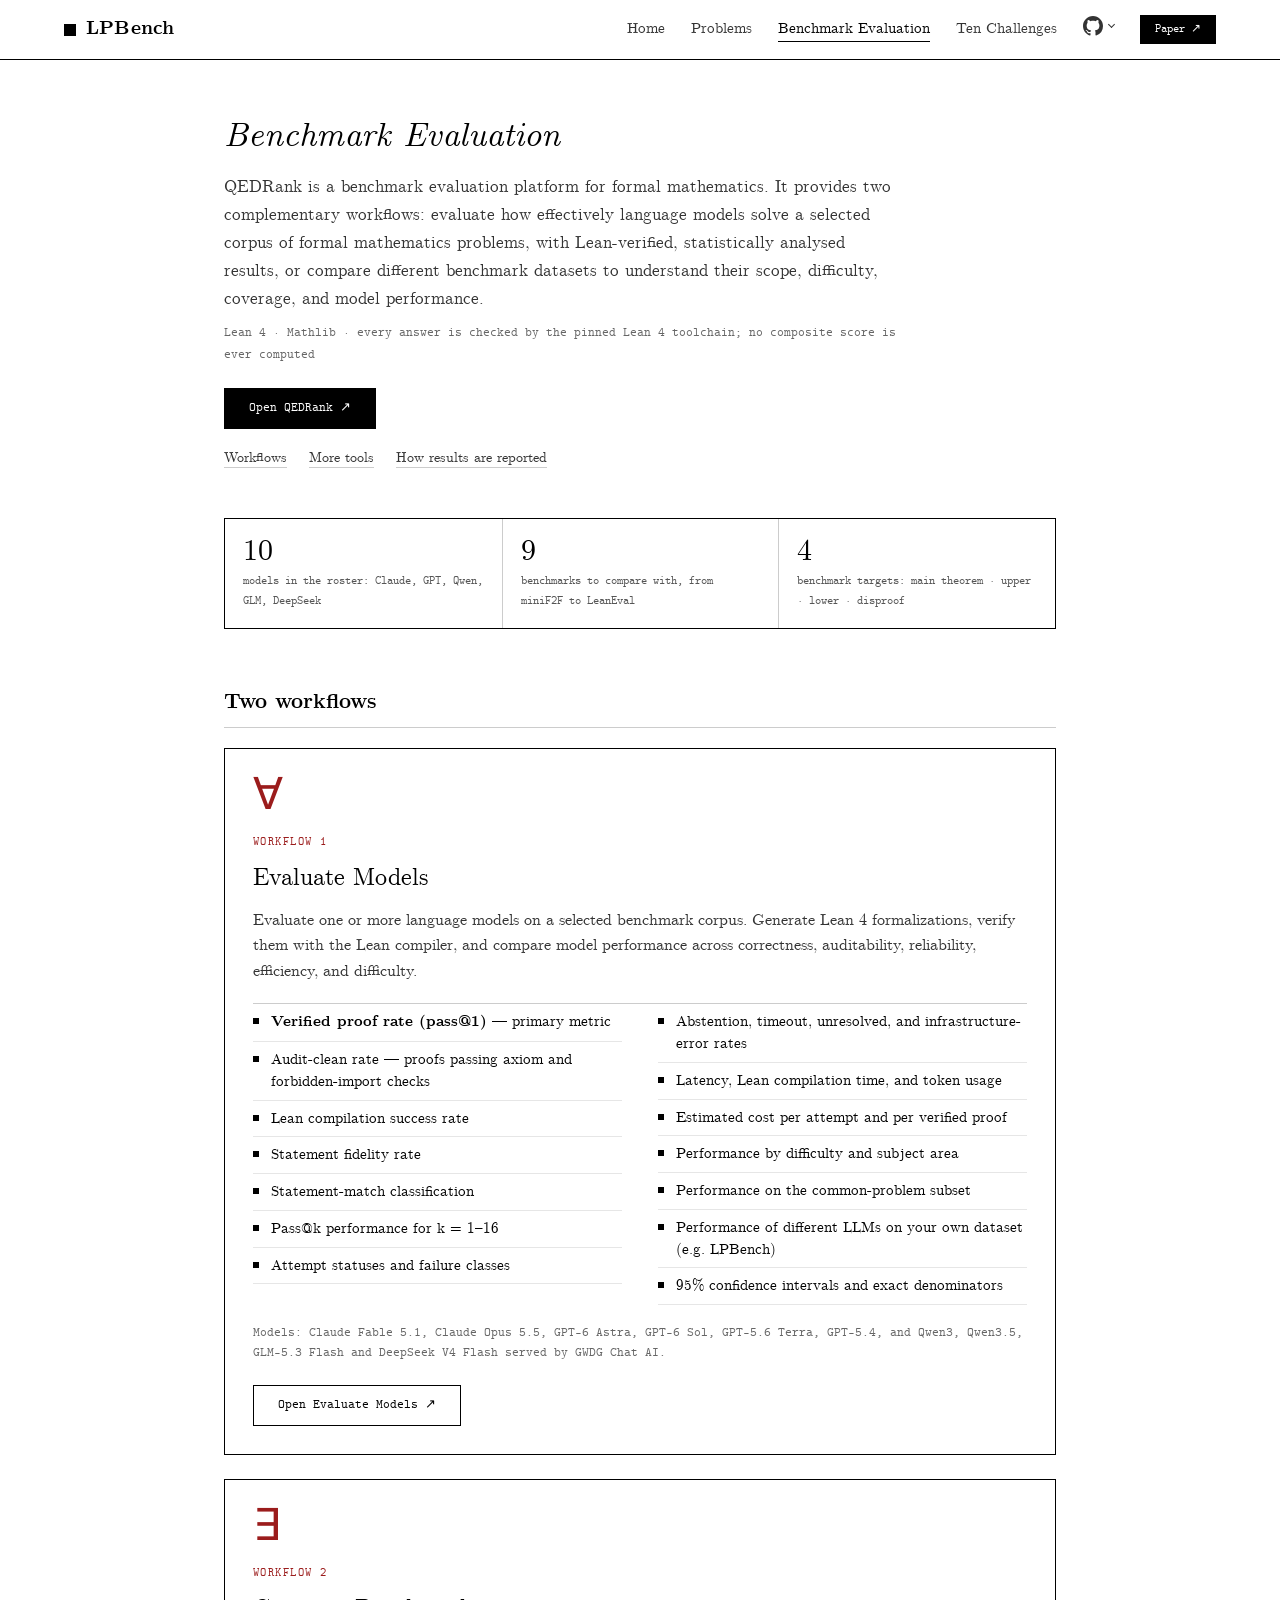
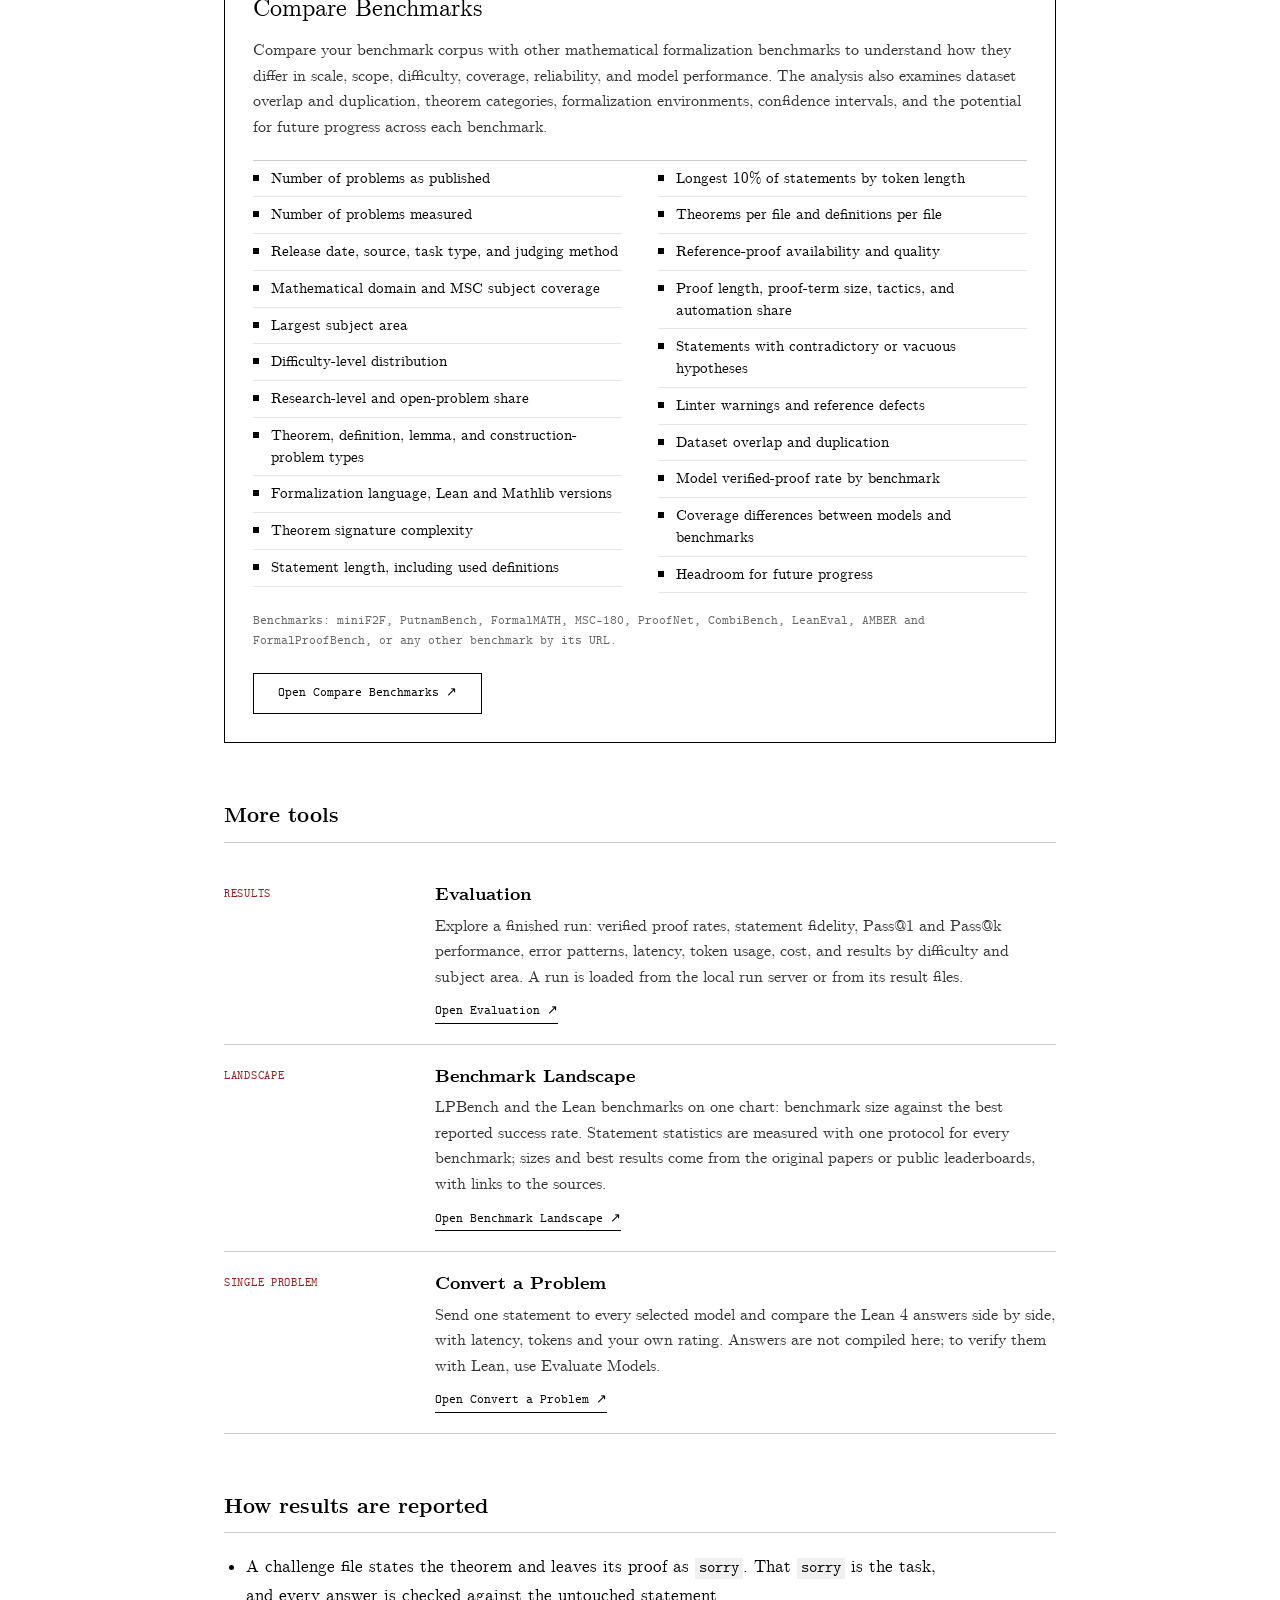
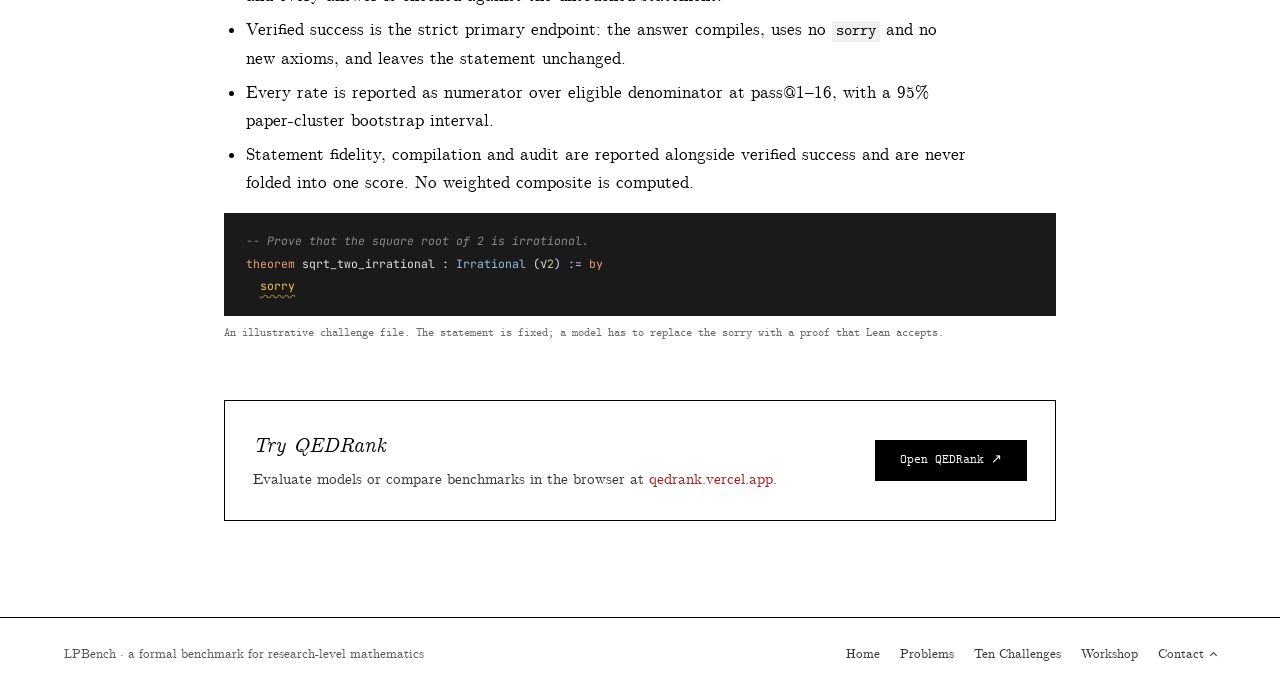
<file: benchmark.html>
<!doctype html>
<html lang="en">
<head>
  <meta charset="utf-8">
  <meta name="viewport" content="width=device-width, initial-scale=1">
  <title>Benchmark Evaluation · LPBench</title>
  <meta name="description" content="QEDRank: evaluate language models on corpora of formal mathematics problems with Lean-verified, statistically analysed results, or compare Lean formalisation benchmarks with each other.">
  <meta property="og:title" content="Benchmark Evaluation · LPBench">
  <meta property="og:image" content="https://lp-bench.github.io/assets/img/og.png">
  <link rel="icon" href="assets/img/favicon.svg" type="image/svg+xml">
  <link rel="preload" href="assets/fonts/cmunrm.woff2" as="font" type="font/woff2" crossorigin>
  <link rel="preconnect" href="https://fonts.googleapis.com">
  <link rel="preconnect" href="https://fonts.gstatic.com" crossorigin>
  <link href="https://fonts.googleapis.com/css2?family=JetBrains+Mono:wght@400;600&display=swap" rel="stylesheet">
  <link rel="stylesheet" href="assets/css/style.css">
</head>
<body>
  <a class="skip-link" href="#main">Skip to content</a>

  <header class="header">
    <a class="brand" href="index.html"><span class="qed" aria-hidden="true"></span>LPBench</a>
    <nav aria-label="Main">
      <ul class="header-nav">
        <li><a href="index.html">Home</a></li>
        <li><a href="problems.html">Problems</a></li>
        <li><a href="benchmark.html" aria-current="page">Benchmark Evaluation</a></li>
        <li><a href="ten-challenges.html">Ten Challenges</a></li>
        <li>
          <details class="gh-menu nav-gh">
            <summary aria-label="GitHub repositories" title="GitHub repositories"><svg class="gh-icon" viewBox="0 0 16 16" width="20" height="20" aria-hidden="true"><path d="M8 0C3.58 0 0 3.58 0 8c0 3.54 2.29 6.53 5.47 7.59.4.07.55-.17.55-.38 0-.19-.01-.82-.01-1.49-2.01.37-2.53-.49-2.69-.94-.09-.23-.48-.94-.82-1.13-.28-.15-.68-.52-.01-.53.63-.01 1.08.58 1.23.82.72 1.21 1.87.87 2.33.66.07-.52.28-.87.51-1.07-1.78-.2-3.64-.89-3.64-3.95 0-.87.31-1.59.82-2.15-.08-.2-.36-1.02.08-2.12 0 0 .67-.21 2.2.82.64-.18 1.32-.27 2-.27.68 0 1.36.09 2 .27 1.53-1.04 2.2-.82 2.2-.82.44 1.1.16 1.92.08 2.12.51.56.82 1.27.82 2.15 0 3.07-1.87 3.75-3.65 3.95.29.25.54.73.54 1.48 0 1.07-.01 1.93-.01 2.2 0 .21.15.46.55.38A8.013 8.013 0 0 0 16 8c0-4.42-3.58-8-8-8z"/></svg></summary>
            <ul class="gh-menu-list">
              <li><a href="https://github.com/lp-bench/lp-bench"><b>lp-bench</b><span data-pb-text="The {total} problem statements in Lean 4">The 118 problem statements in Lean 4</span></a></li>
              <li><a href="https://github.com/lp-bench/QEDRank"><b>QEDRank</b><span>The evaluation harness and its Apptainer sandbox</span></a></li>
            </ul>
          </details>
        </li>
        <li><span class="btn btn-small" aria-disabled="true" data-paper-link data-label-live="Paper ↗">Paper · Oct 2026</span></li>
      </ul>
    </nav>
  </header>

  <main id="main" class="main">
    <section class="page-intro">
      <h1>Benchmark Evaluation</h1>
      <p>
        QEDRank is a benchmark evaluation platform for formal mathematics. It provides two complementary
        workflows: evaluate how effectively language models solve a selected corpus of formal mathematics
        problems, with Lean-verified, statistically analysed results, or compare different benchmark datasets to
        understand their scope, difficulty, coverage, and model performance.
      </p>
      <p class="meta-line">Lean 4 · Mathlib · every answer is checked by the pinned Lean 4 toolchain; no composite score is ever computed</p>
      <div class="page-ctas">
        <a class="btn" href="https://qedrank.vercel.app/">Open QEDRank ↗</a>
      </div>
      <ul class="subnav">
        <li><a href="#workflows">Workflows</a></li>
        <li><a href="#more">More tools</a></li>
        <li><a href="#reporting">How results are reported</a></li>
      </ul>
    </section>

    <dl class="facts">
      <div><dt>models in the roster: Claude, GPT, Qwen, GLM, DeepSeek</dt><dd>10</dd></div>
      <div><dt>benchmarks to compare with, from miniF2F to LeanEval</dt><dd>9</dd></div>
      <div><dt>benchmark targets: main theorem · upper · lower · disproof</dt><dd>4</dd></div>
    </dl>

    <h2 class="rule" id="workflows">Two workflows</h2>
    <div class="workflows">
      <article class="workflow reveal">
        <p class="wf-glyph" aria-hidden="true">∀</p>
        <p class="label">Workflow 1</p>
        <h3>Evaluate Models</h3>
        <p>
          Evaluate one or more language models on a selected benchmark corpus. Generate Lean&nbsp;4
          formalizations, verify them with the Lean compiler, and compare model performance across correctness,
          auditability, reliability, efficiency, and difficulty.
        </p>
        <ul class="wf-list" aria-label="Measures">
          <li><b>Verified proof rate (pass@1)</b> — primary metric</li>
          <li>Audit-clean rate — proofs passing axiom and forbidden-import checks</li>
          <li>Lean compilation success rate</li>
          <li>Statement fidelity rate</li>
          <li>Statement-match classification</li>
          <li>Pass@k performance for k = 1–16</li>
          <li>Attempt statuses and failure classes</li>
          <li>Abstention, timeout, unresolved, and infrastructure-error rates</li>
          <li>Latency, Lean compilation time, and token usage</li>
          <li>Estimated cost per attempt and per verified proof</li>
          <li>Performance by difficulty and subject area</li>
          <li>Performance on the common-problem subset</li>
          <li>Performance of different LLMs on your own dataset (e.g. LPBench)</li>
          <li>95% confidence intervals and exact denominators</li>
        </ul>
        <p class="wf-note">Models: Claude Fable 5.1, Claude Opus 5.5, GPT-6 Astra, GPT-6 Sol, GPT-5.6 Terra, GPT-5.4, and Qwen3, Qwen3.5, GLM-5.3 Flash and DeepSeek V4 Flash served by GWDG Chat AI.</p>
        <a class="btn btn-secondary" href="https://qedrank.vercel.app/benchmark">Open Evaluate Models ↗</a>
      </article>

      <article class="workflow reveal">
        <p class="wf-glyph" aria-hidden="true">∃</p>
        <p class="label">Workflow 2</p>
        <h3>Compare Benchmarks</h3>
        <p>
          Compare your benchmark corpus with other mathematical formalization benchmarks to understand how they
          differ in scale, scope, difficulty, coverage, reliability, and model performance. The analysis also
          examines dataset overlap and duplication, theorem categories, formalization environments, confidence
          intervals, and the potential for future progress across each benchmark.
        </p>
        <ul class="wf-list" aria-label="Comparison areas">
          <li>Number of problems as published</li>
          <li>Number of problems measured</li>
          <li>Release date, source, task type, and judging method</li>
          <li>Mathematical domain and MSC subject coverage</li>
          <li>Largest subject area</li>
          <li>Difficulty-level distribution</li>
          <li>Research-level and open-problem share</li>
          <li>Theorem, definition, lemma, and construction-problem types</li>
          <li>Formalization language, Lean and Mathlib versions</li>
          <li>Theorem signature complexity</li>
          <li>Statement length, including used definitions</li>
          <li>Longest 10% of statements by token length</li>
          <li>Theorems per file and definitions per file</li>
          <li>Reference-proof availability and quality</li>
          <li>Proof length, proof-term size, tactics, and automation share</li>
          <li>Statements with contradictory or vacuous hypotheses</li>
          <li>Linter warnings and reference defects</li>
          <li>Dataset overlap and duplication</li>
          <li>Model verified-proof rate by benchmark</li>
          <li>Coverage differences between models and benchmarks</li>
          <li>Headroom for future progress</li>
        </ul>
        <p class="wf-note">Benchmarks: miniF2F, PutnamBench, FormalMATH, MSC-180, ProofNet, CombiBench, LeanEval, AMBER and FormalProofBench, or any other benchmark by its URL.</p>
        <a class="btn btn-secondary" href="https://qedrank.vercel.app/versus">Open Compare Benchmarks ↗</a>
      </article>
    </div>

    <h2 class="rule" id="more">More tools</h2>
    <ul class="records">
      <li class="reveal">
        <span class="rec-type">Results</span>
        <div>
          <h3>Evaluation</h3>
          <p>Explore a finished run: verified proof rates, statement fidelity, Pass@1 and Pass@k performance, error patterns, latency, token usage, cost, and results by difficulty and subject area. A run is loaded from the local run server or from its result files.</p>
          <a class="more-link" href="https://qedrank.vercel.app/evaluation">Open Evaluation ↗</a>
        </div>
      </li>
      <li class="reveal">
        <span class="rec-type">Landscape</span>
        <div>
          <h3>Benchmark Landscape</h3>
          <p>LPBench and the Lean benchmarks on one chart: benchmark size against the best reported success rate. Statement statistics are measured with one protocol for every benchmark; sizes and best results come from the original papers or public leaderboards, with links to the sources.</p>
          <a class="more-link" href="https://qedrank.vercel.app/compare">Open Benchmark Landscape ↗</a>
        </div>
      </li>
      <li class="reveal">
        <span class="rec-type">Single problem</span>
        <div>
          <h3>Convert a Problem</h3>
          <p>Send one statement to every selected model and compare the Lean&nbsp;4 answers side by side, with latency, tokens and your own rating. Answers are not compiled here; to verify them with Lean, use Evaluate Models.</p>
          <a class="more-link" href="https://qedrank.vercel.app/convert">Open Convert a Problem ↗</a>
        </div>
      </li>
    </ul>

    <h2 class="rule" id="reporting">How results are reported</h2>
    <div class="prose">
      <ul>
        <li>A challenge file states the theorem and leaves its proof as <code>sorry</code>. That <code>sorry</code> is the task, and every answer is checked against the untouched statement.</li>
        <li>Verified success is the strict primary endpoint: the answer compiles, uses no <code>sorry</code> and no new axioms, and leaves the statement unchanged.</li>
        <li>Every rate is reported as numerator over eligible denominator at pass@1–16, with a 95% paper-cluster bootstrap interval.</li>
        <li>Statement fidelity, compilation and audit are reported alongside verified success and are never folded into one score. No weighted composite is computed.</li>
      </ul>
    </div>
    <div class="code-block">
      <pre><code data-lean>-- Prove that the square root of 2 is irrational.
theorem sqrt_two_irrational : Irrational (√2) := by
  sorry</code></pre>
    </div>
    <p class="code-caption">An illustrative challenge file. The statement is fixed; a model has to replace the sorry with a proof that Lean accepts.</p>

    <div class="cta-box reveal">
      <div>
        <h3>Try QEDRank</h3>
        <p>Evaluate models or compare benchmarks in the browser at <a href="https://qedrank.vercel.app/">qedrank.vercel.app</a>.</p>
      </div>
      <a class="btn" href="https://qedrank.vercel.app/">Open QEDRank ↗</a>
    </div>
  </main>

  <footer class="footer">
    <span>LPBench · a formal benchmark for research-level mathematics</span>
    <nav aria-label="Footer">
      <a href="index.html">Home</a>
      <a href="problems.html">Problems</a>
      <a href="ten-challenges.html">Ten Challenges</a>
      <a href="index.html#workshop">Workshop</a>
      <details class="gh-menu foot-contact">
        <summary>Contact</summary>
        <ul class="gh-menu-list">
          <li><a href="mailto:Vaibhav.Bajpai@math.tu-freiberg.de"><b>Vaibhav Bajpai</b><span>Vaibhav.Bajpai@math.tu-freiberg.de</span></a></li>
          <li><a href="mailto:Utku.Okur@math.tu-freiberg.de"><b>Utku Okur</b><span>Utku.Okur@math.tu-freiberg.de</span></a></li>
        </ul>
      </details>
    </nav>
  </footer>

  <script src="assets/js/config.js"></script>
  <script src="assets/js/common.js"></script>
</body>
</html>
</file>
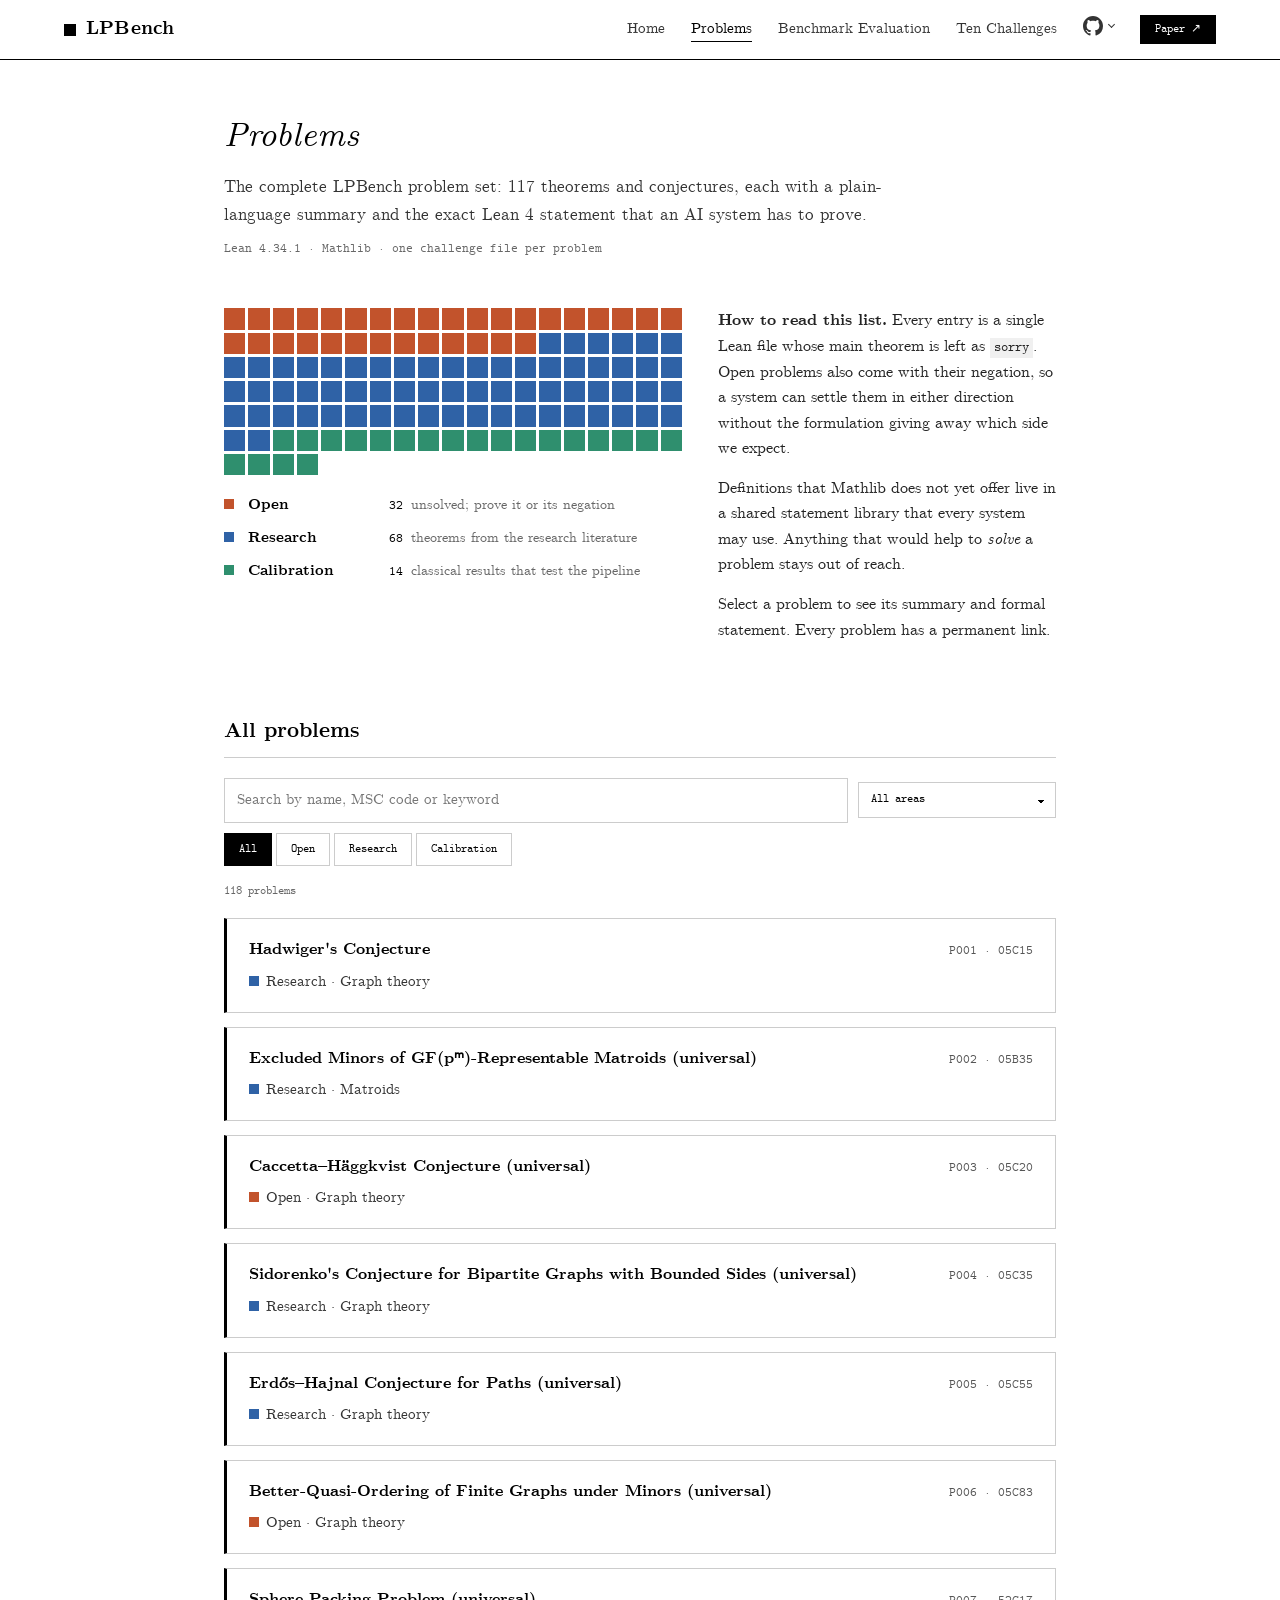
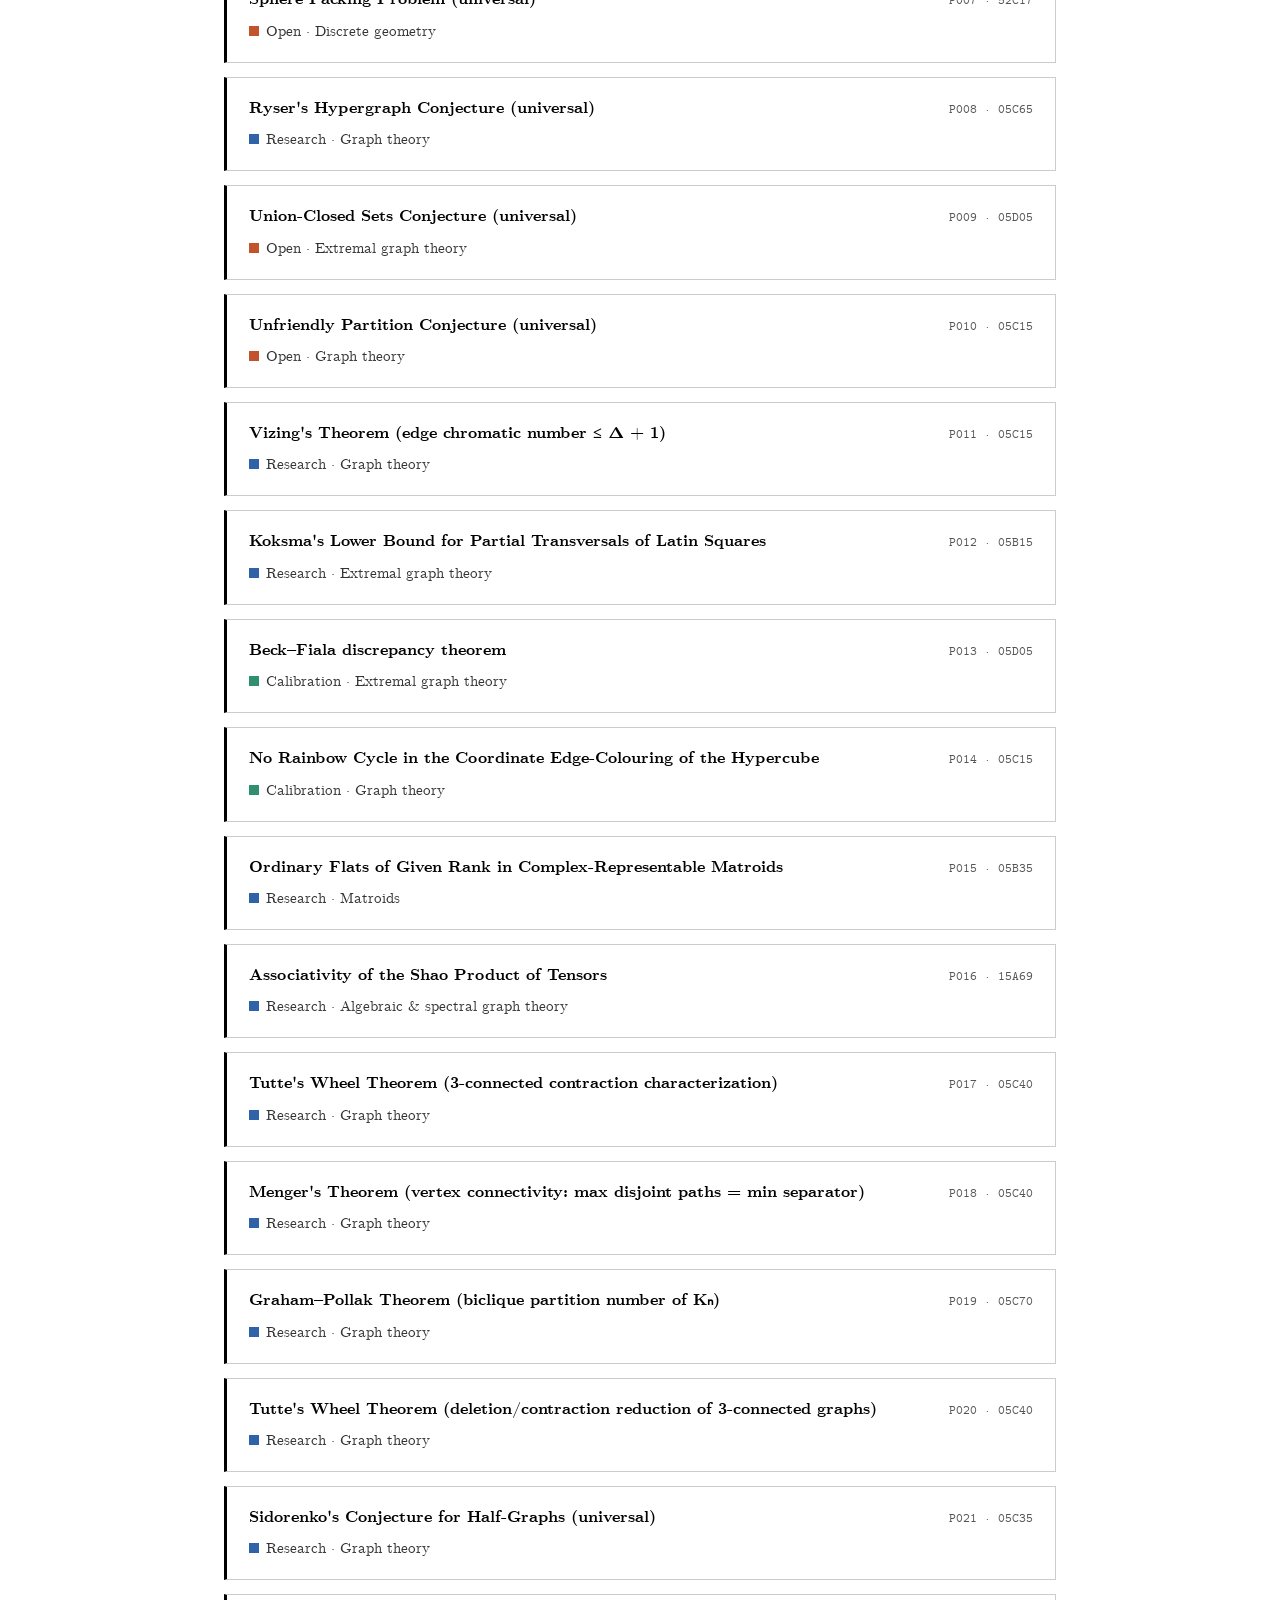
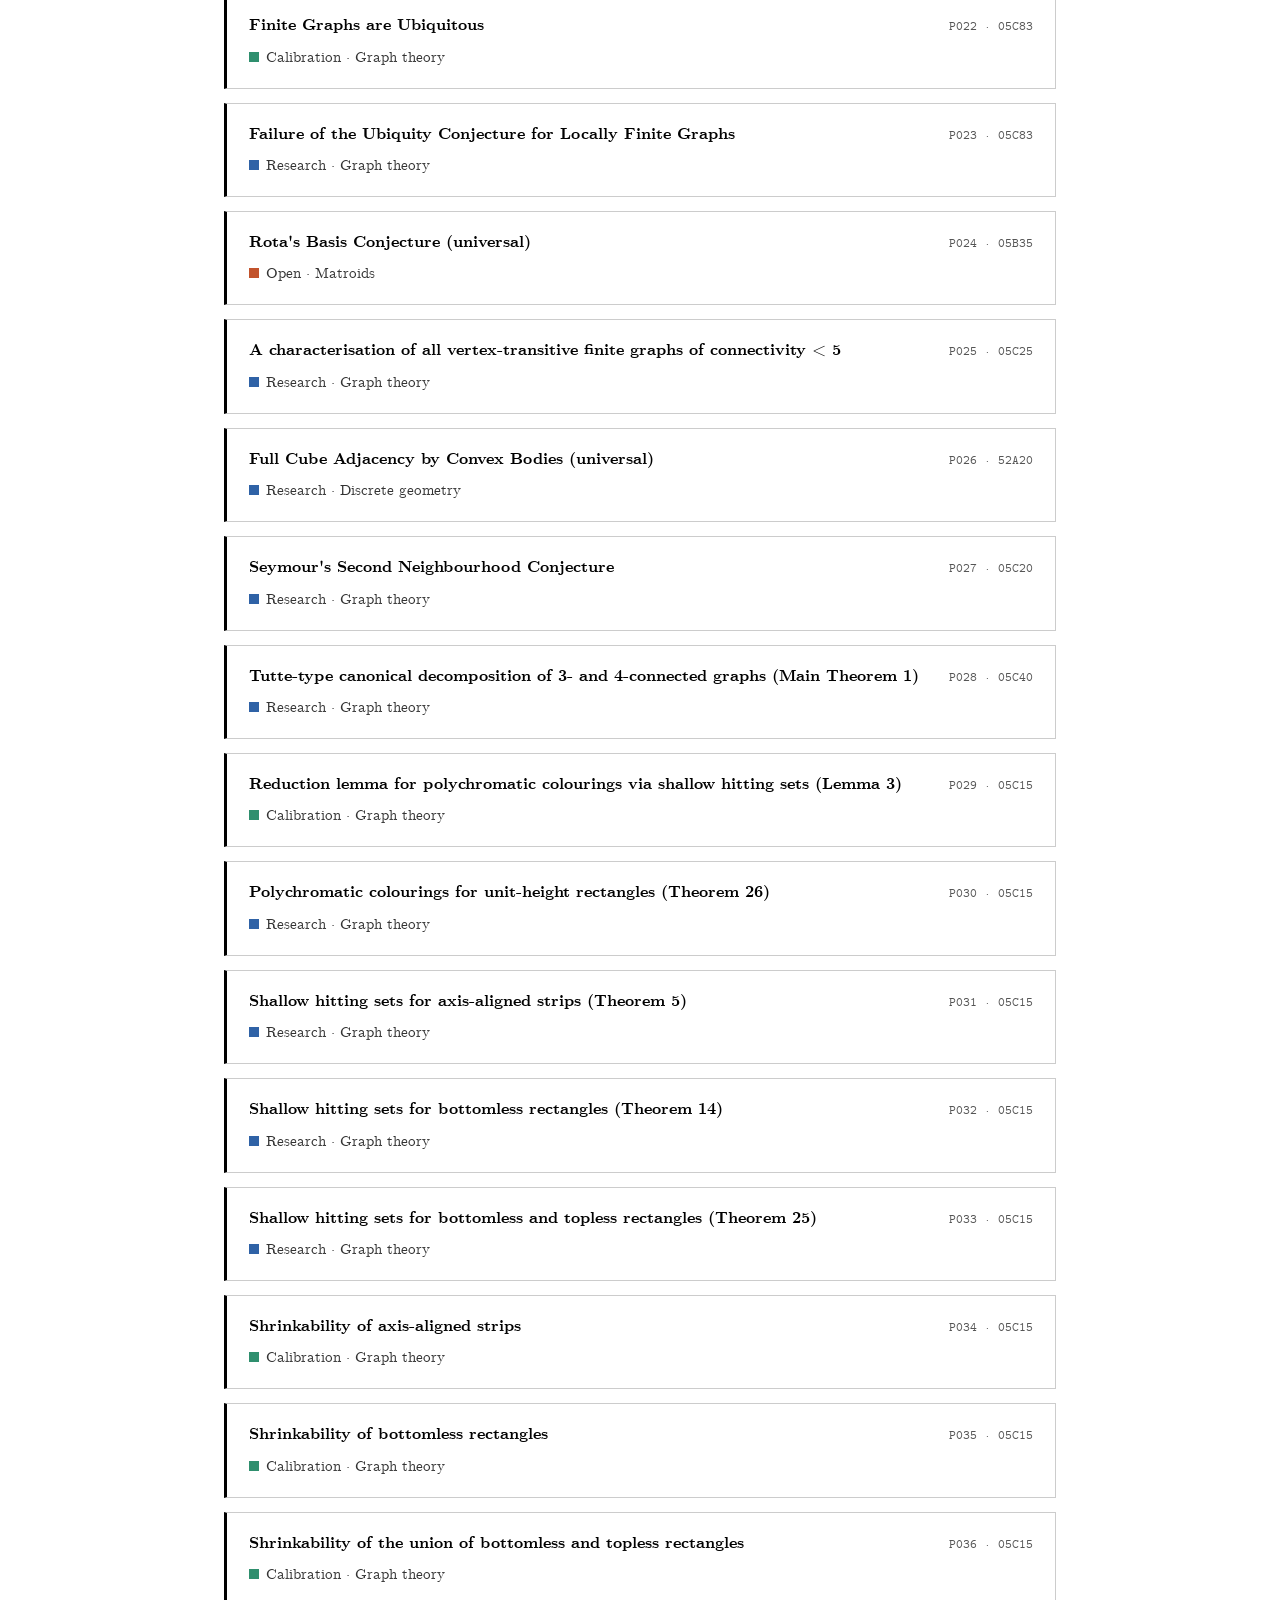
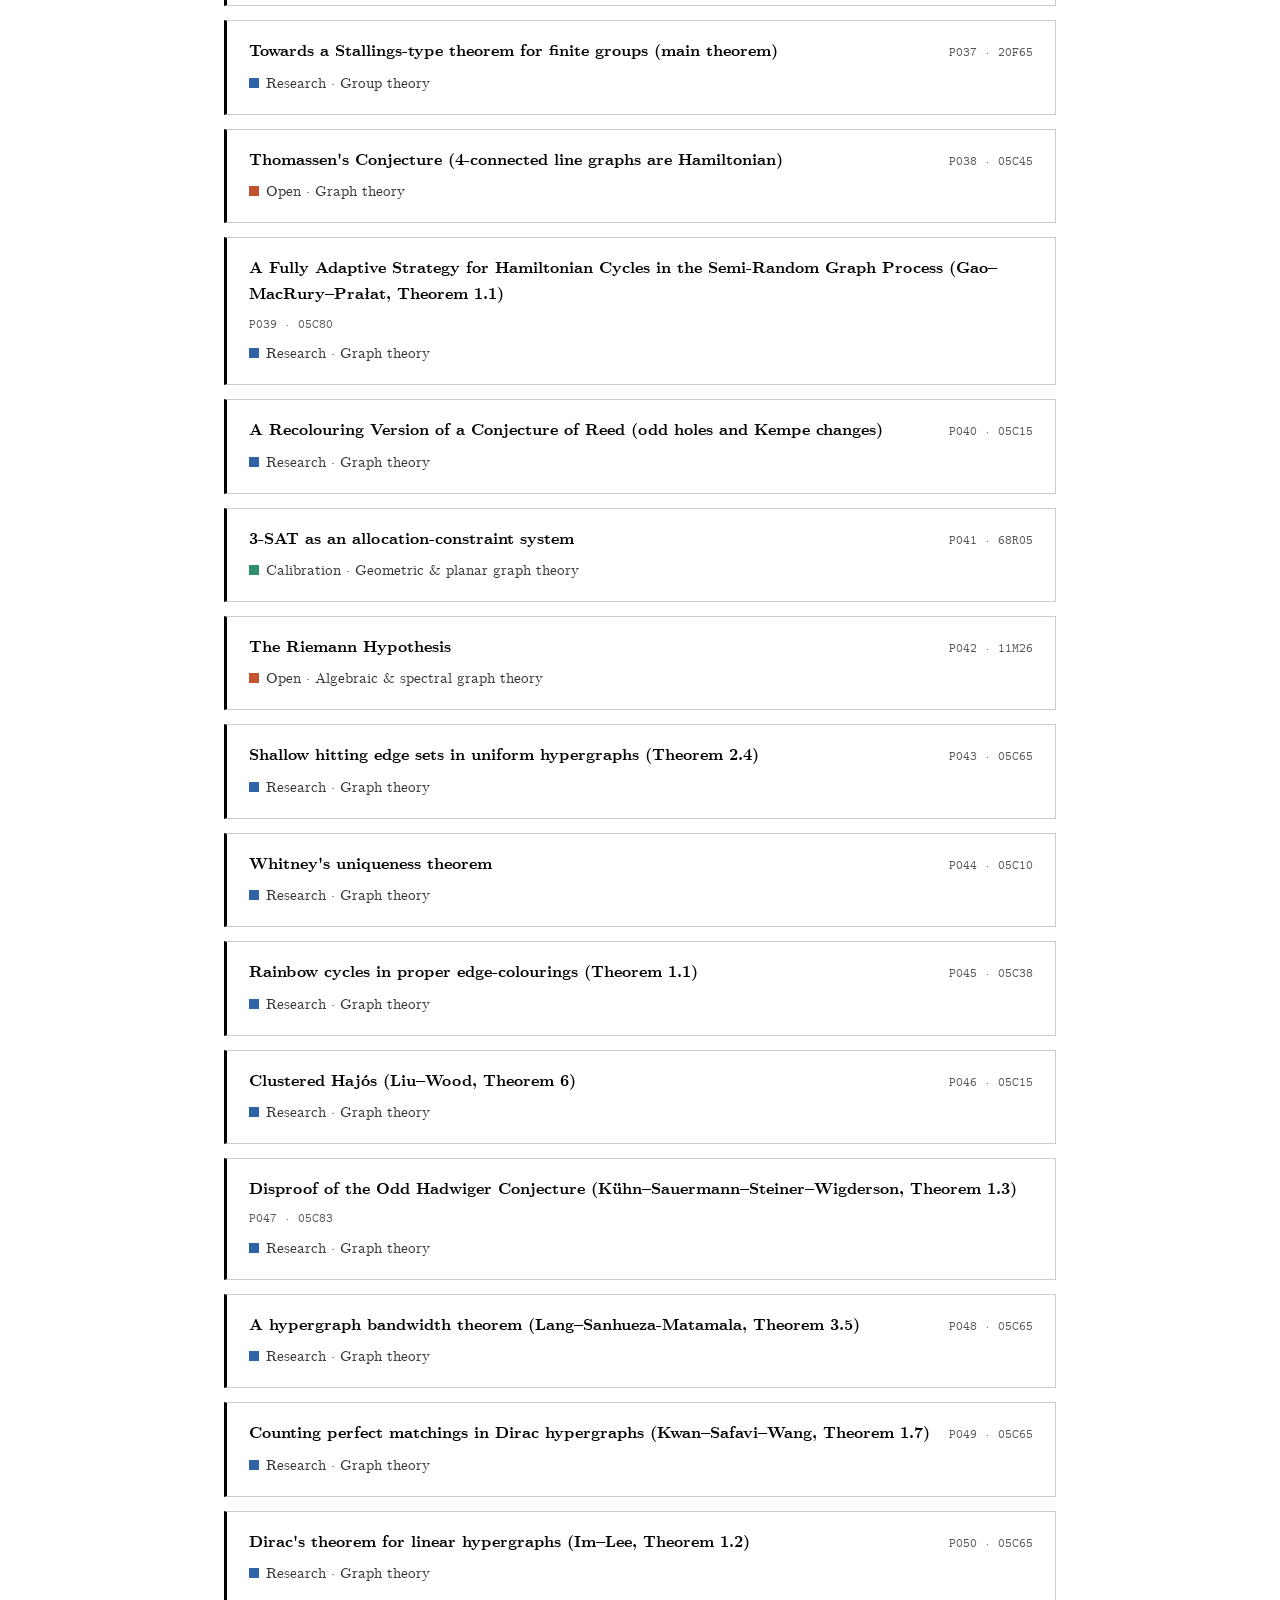
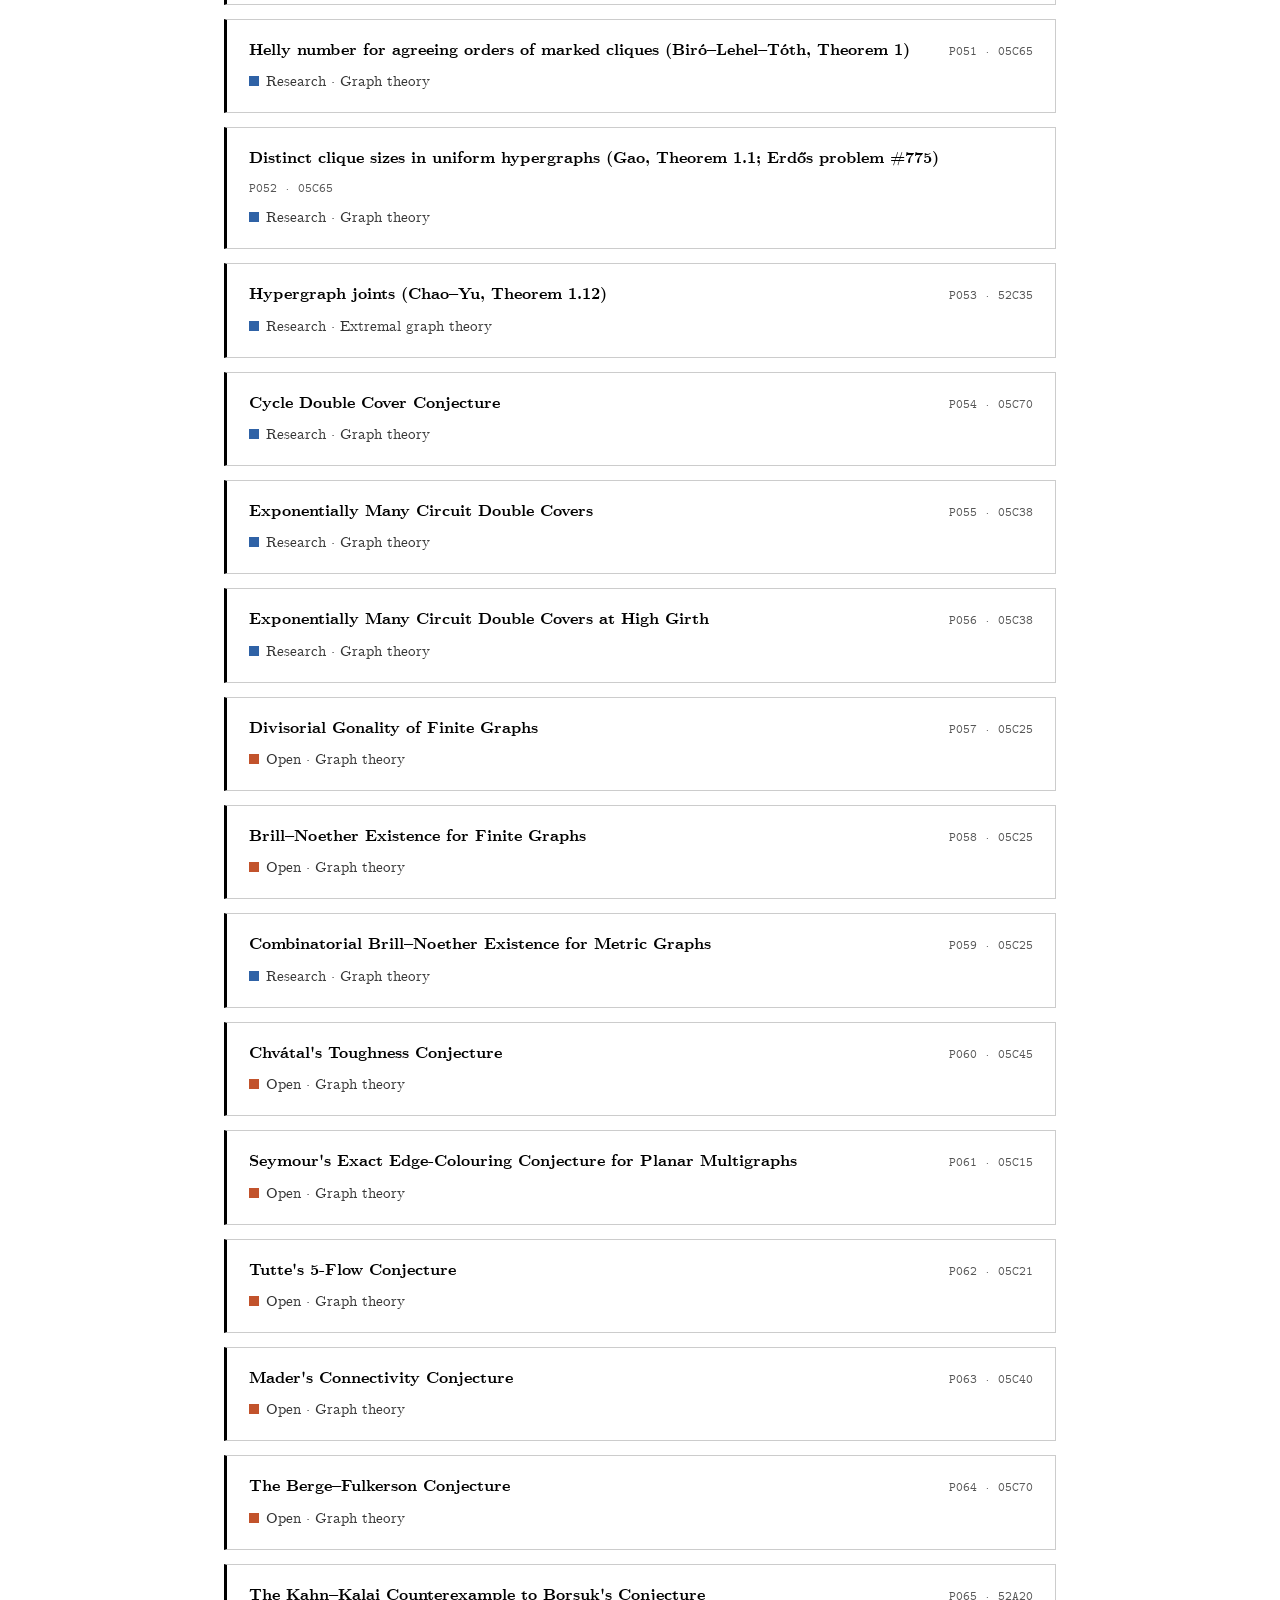
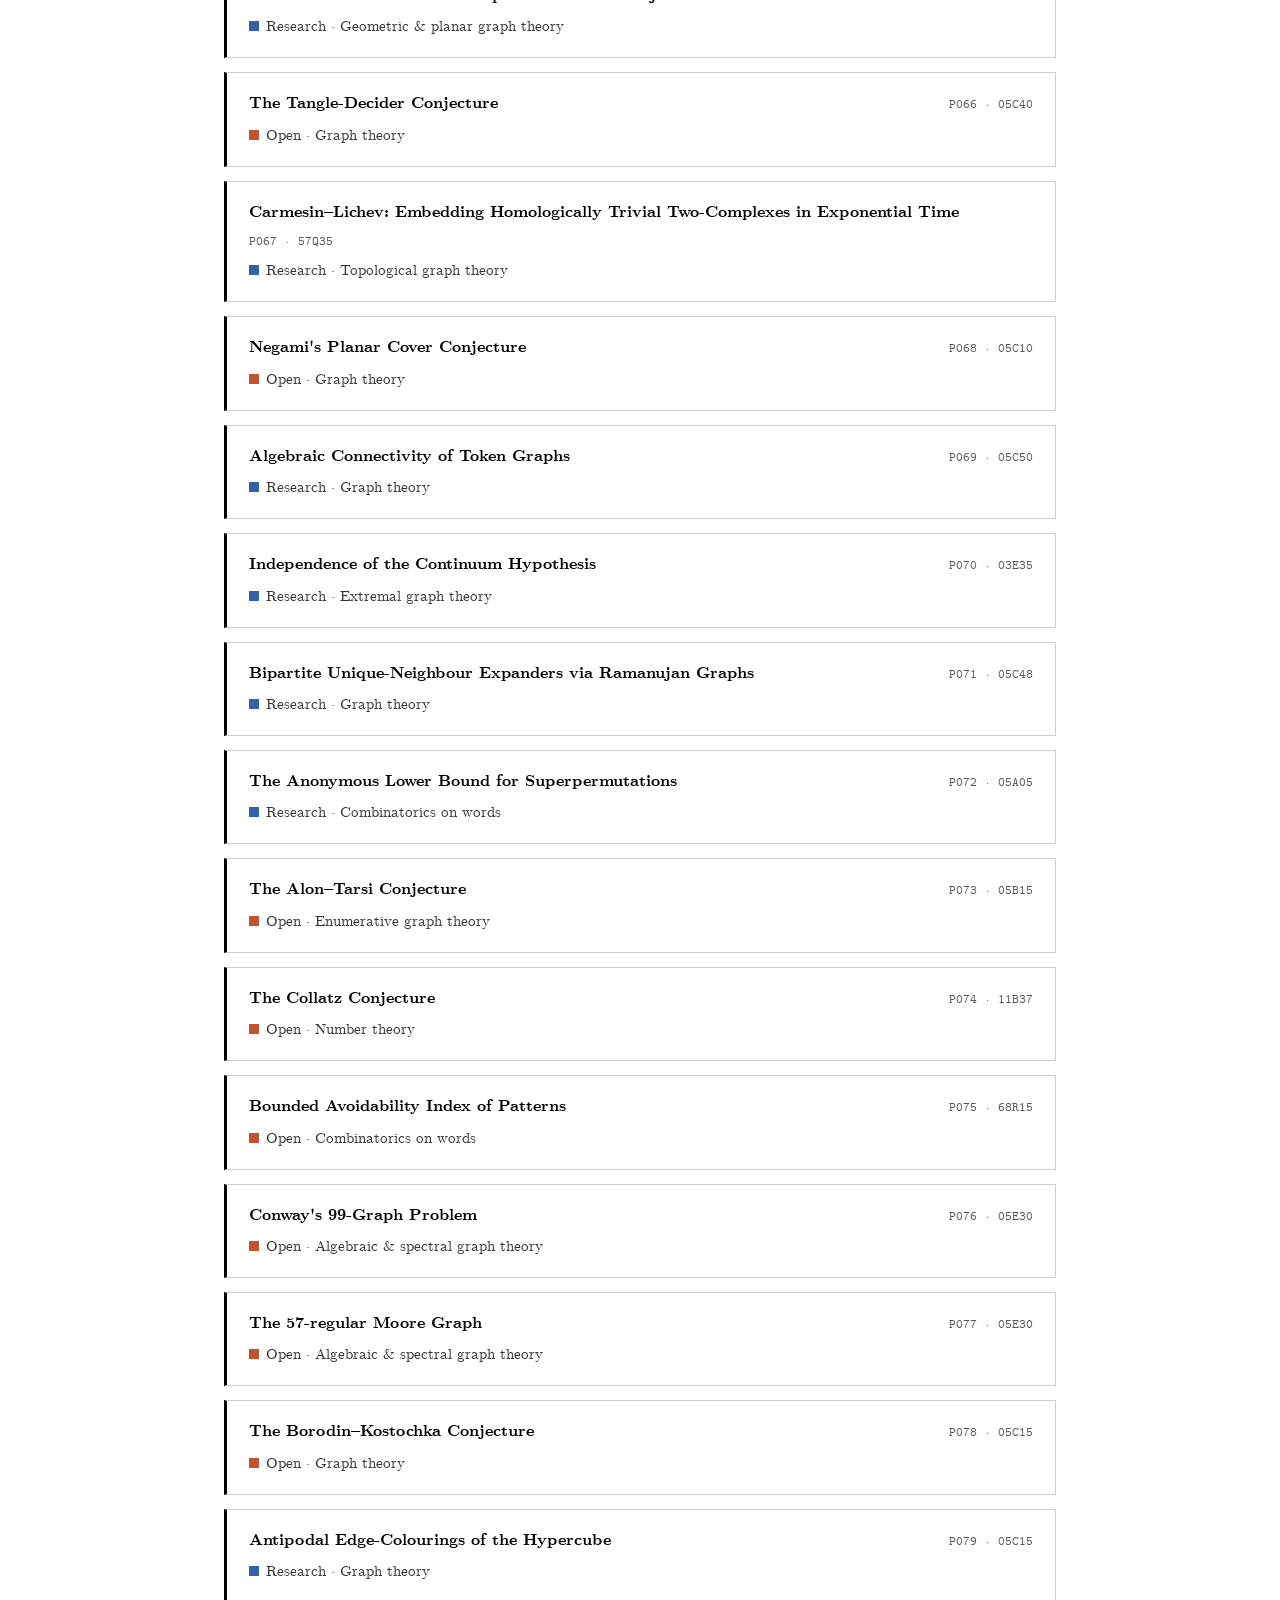
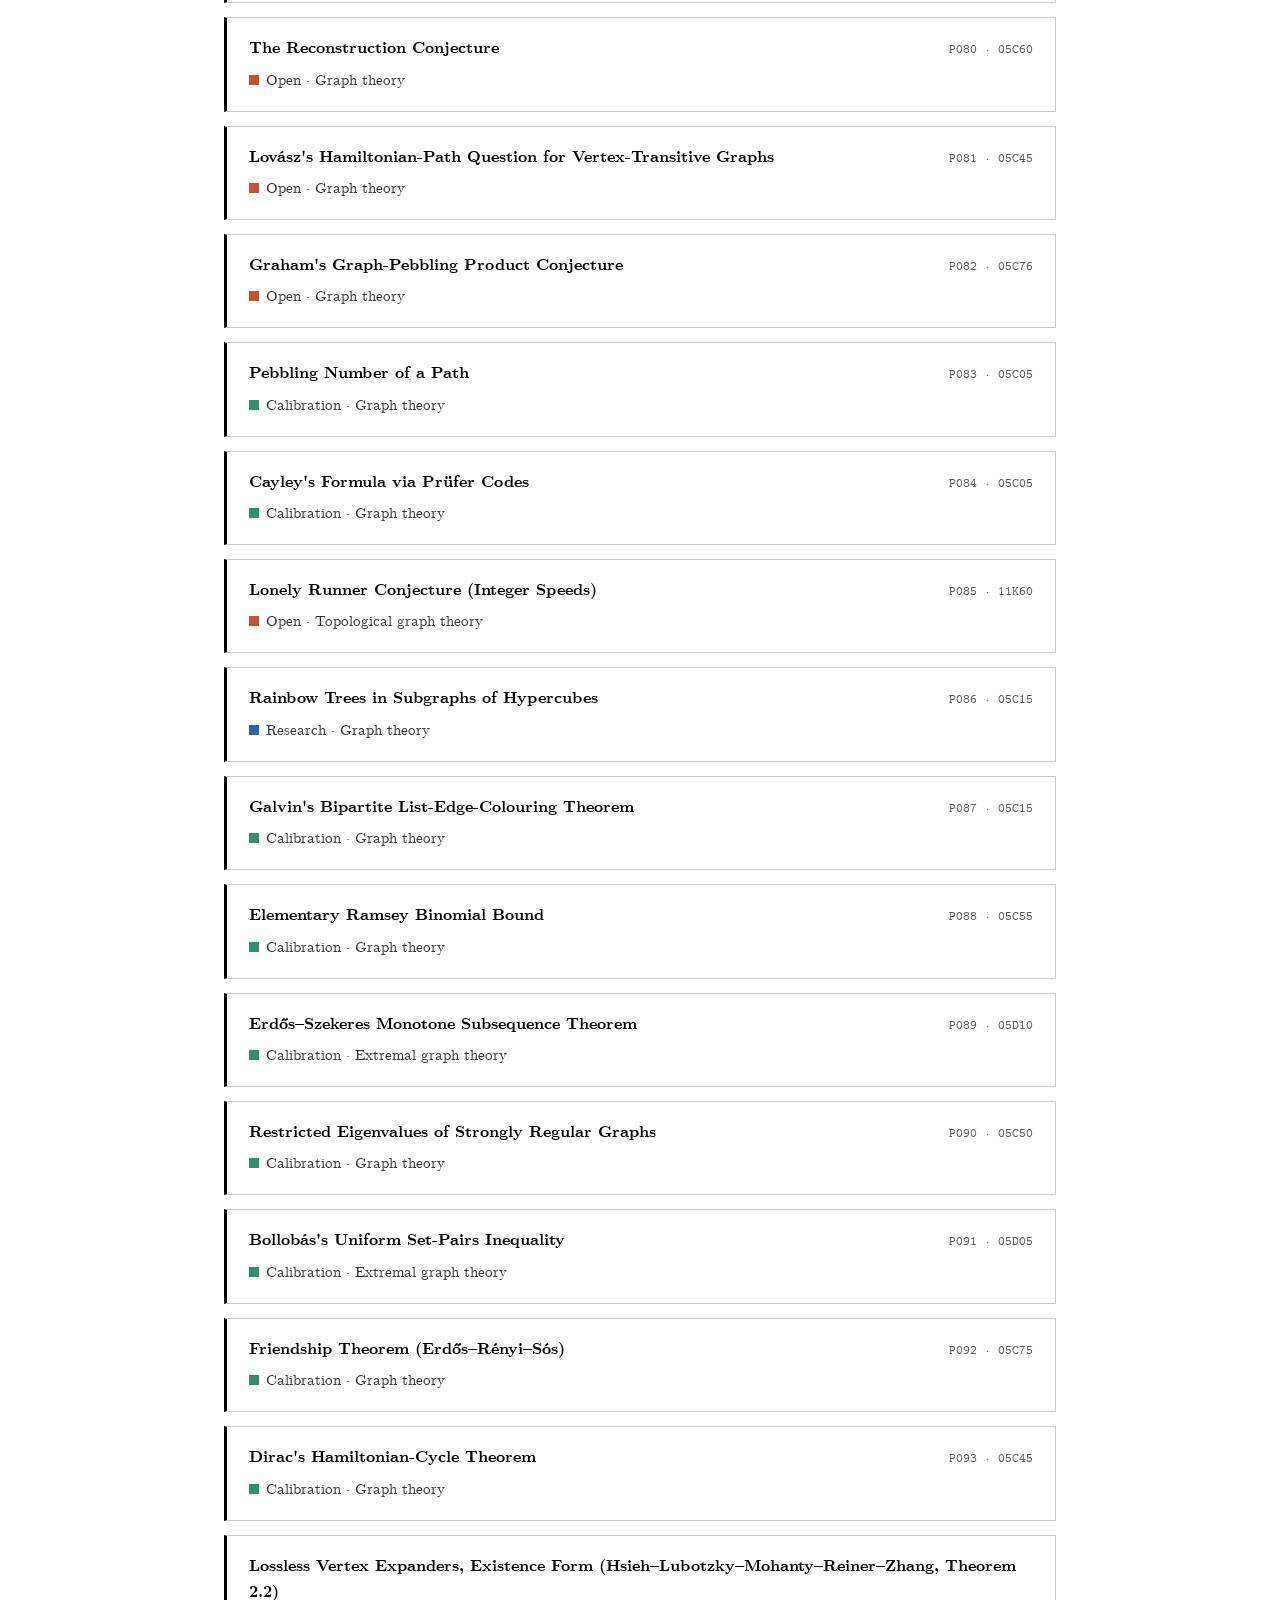
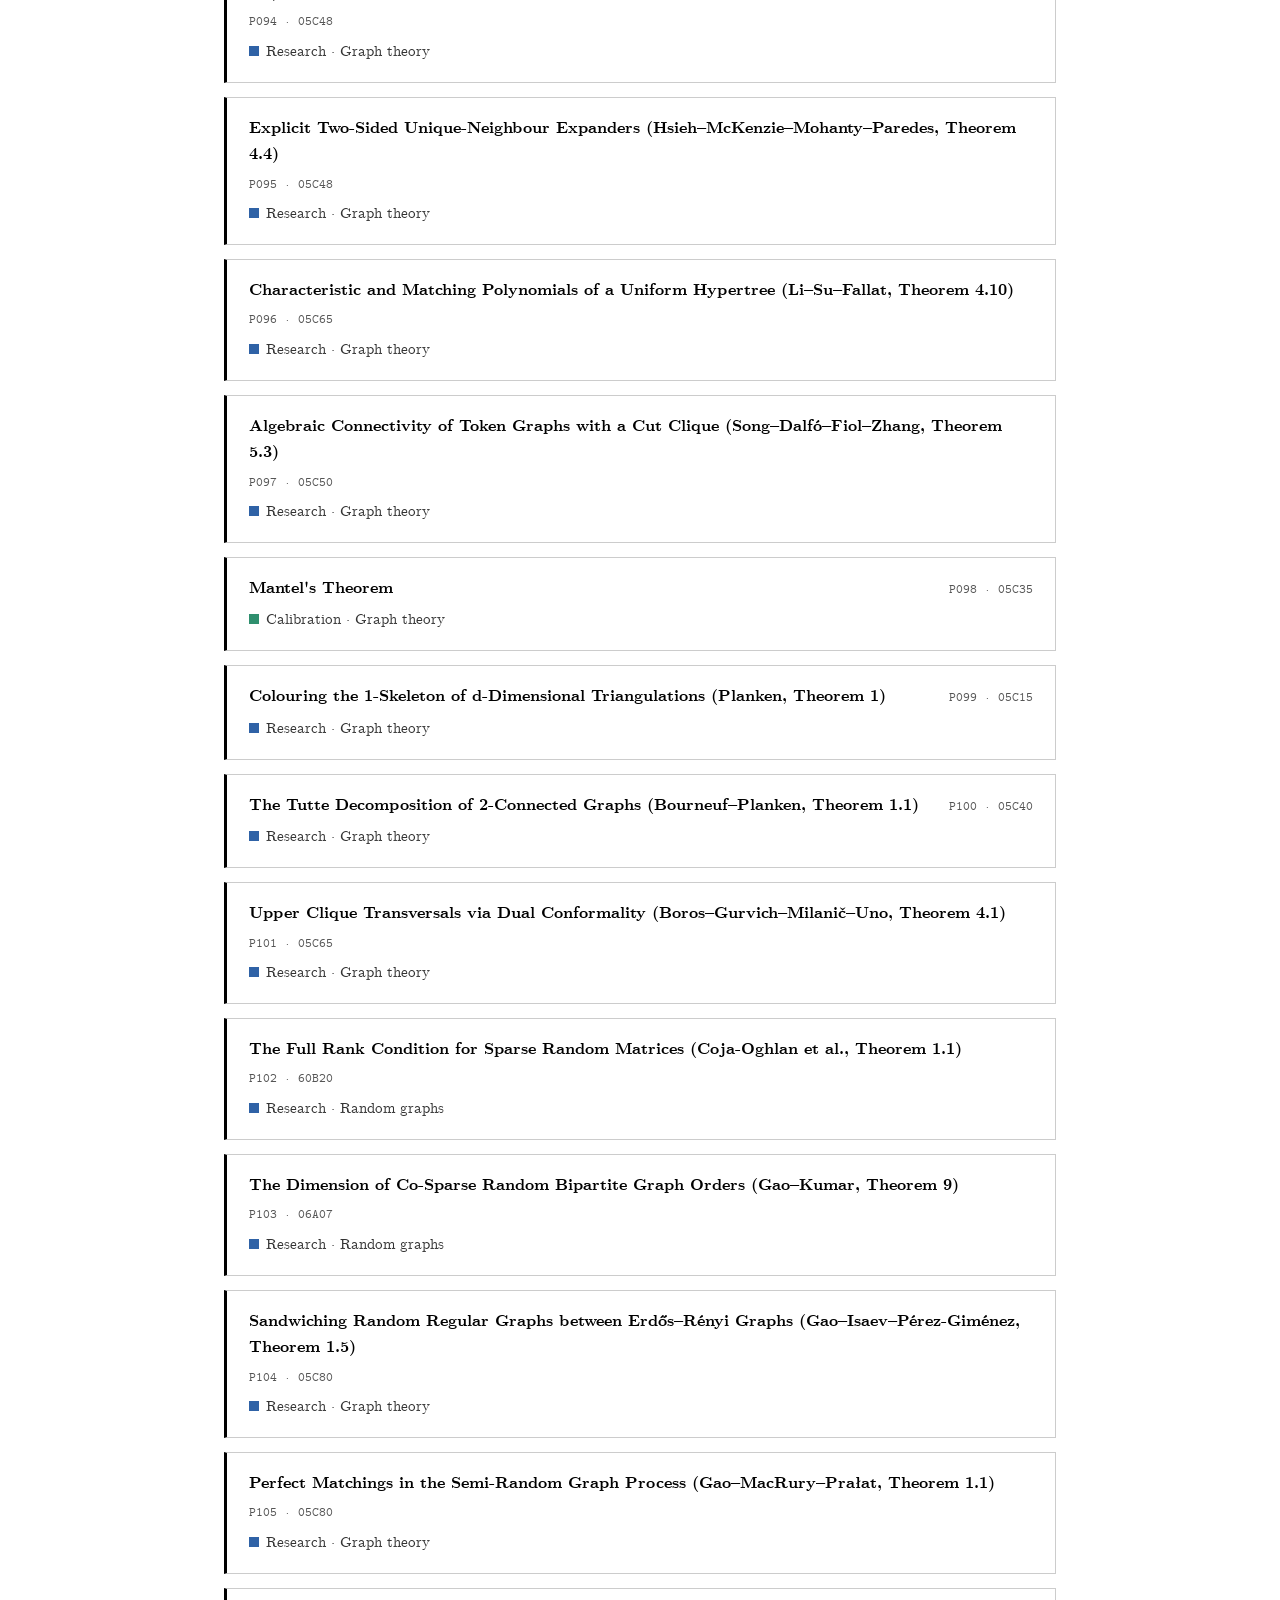
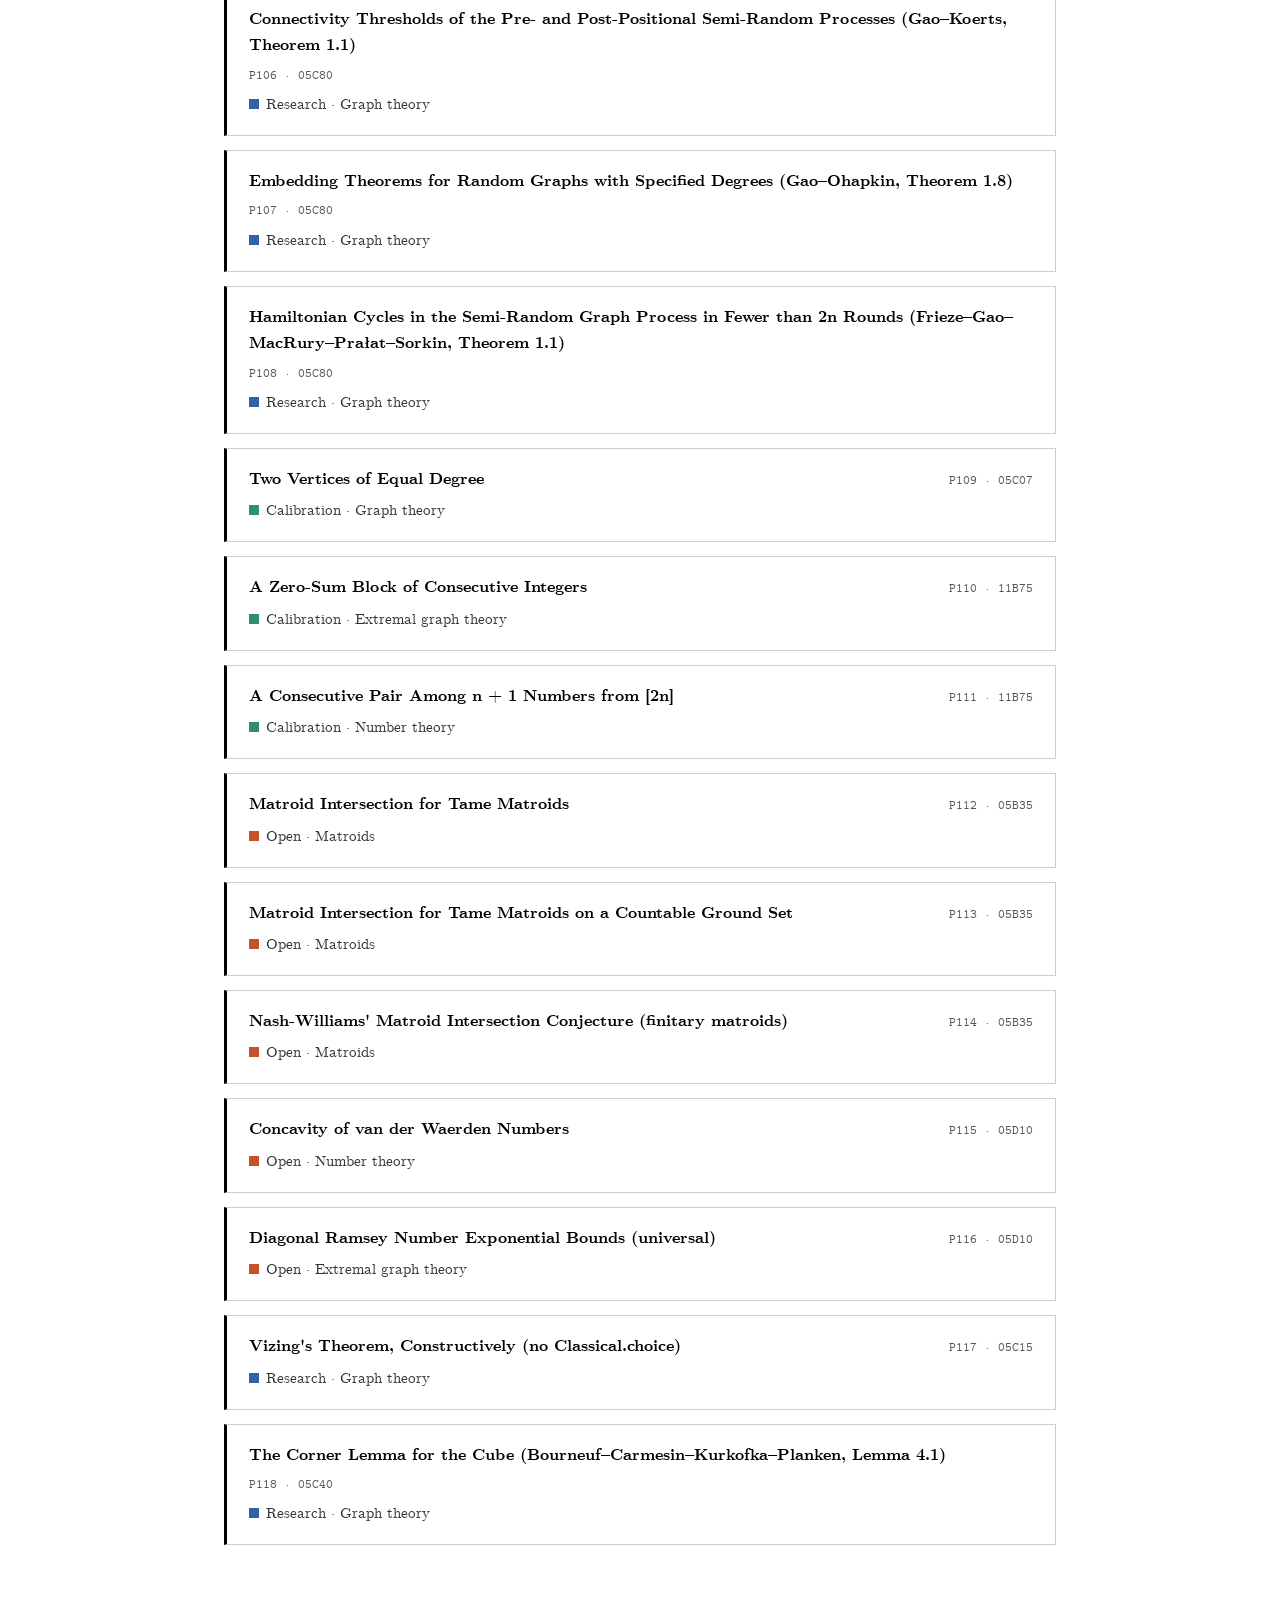
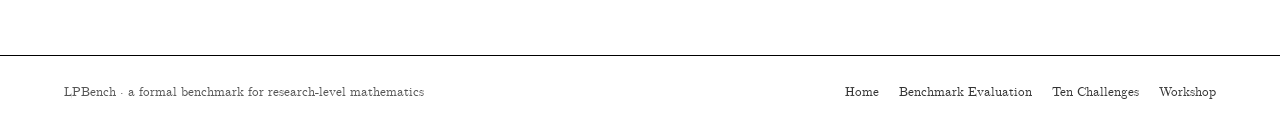
<file: problems.html>
<!doctype html>
<html lang="en">
<head>
  <meta charset="utf-8">
  <meta name="viewport" content="width=device-width, initial-scale=1">
  <title>Problems · LPBench</title>
  <meta name="description" content="All 118 LPBench problems with plain-language summaries and their exact Lean 4 statements." data-pb-content="All {total} LPBench problems with plain-language summaries and their exact Lean 4 statements.">
  <meta property="og:title" content="LPBench problems">
  <meta property="og:image" content="https://lp-bench.github.io/assets/img/og.png">
  <link rel="icon" href="assets/img/favicon.svg" type="image/svg+xml">
  <link rel="preload" href="assets/fonts/cmunrm.woff2" as="font" type="font/woff2" crossorigin>
  <link rel="preconnect" href="https://fonts.googleapis.com">
  <link rel="preconnect" href="https://fonts.gstatic.com" crossorigin>
  <link href="https://fonts.googleapis.com/css2?family=JetBrains+Mono:wght@400;600&display=swap" rel="stylesheet">
  <link rel="stylesheet" href="assets/css/style.css">
</head>
<body>
  <a class="skip-link" href="#main">Skip to content</a>

  <header class="header">
    <a class="brand" href="index.html"><span class="qed" aria-hidden="true"></span>LPBench</a>
    <nav aria-label="Main">
      <ul class="header-nav">
        <li><a href="index.html">Home</a></li>
        <li><a href="problems.html" aria-current="page">Problems</a></li>
        <li><a href="benchmark.html">Benchmark Evaluation</a></li>
        <li><a href="ten-challenges.html">Ten Challenges</a></li>
        <li>
          <details class="gh-menu nav-gh">
            <summary aria-label="GitHub repositories" title="GitHub repositories"><svg class="gh-icon" viewBox="0 0 16 16" width="20" height="20" aria-hidden="true"><path d="M8 0C3.58 0 0 3.58 0 8c0 3.54 2.29 6.53 5.47 7.59.4.07.55-.17.55-.38 0-.19-.01-.82-.01-1.49-2.01.37-2.53-.49-2.69-.94-.09-.23-.48-.94-.82-1.13-.28-.15-.68-.52-.01-.53.63-.01 1.08.58 1.23.82.72 1.21 1.87.87 2.33.66.07-.52.28-.87.51-1.07-1.78-.2-3.64-.89-3.64-3.95 0-.87.31-1.59.82-2.15-.08-.2-.36-1.02.08-2.12 0 0 .67-.21 2.2.82.64-.18 1.32-.27 2-.27.68 0 1.36.09 2 .27 1.53-1.04 2.2-.82 2.2-.82.44 1.1.16 1.92.08 2.12.51.56.82 1.27.82 2.15 0 3.07-1.87 3.75-3.65 3.95.29.25.54.73.54 1.48 0 1.07-.01 1.93-.01 2.2 0 .21.15.46.55.38A8.013 8.013 0 0 0 16 8c0-4.42-3.58-8-8-8z"/></svg></summary>
            <ul class="gh-menu-list">
              <li><a href="https://github.com/lp-bench/lp-bench"><b>lp-bench</b><span data-pb-text="The {total} problem statements in Lean 4">The 118 problem statements in Lean 4</span></a></li>
              <li><a href="https://github.com/lp-bench/QEDRank"><b>QEDRank</b><span>The evaluation harness and its Apptainer sandbox</span></a></li>
            </ul>
          </details>
        </li>
        <li><span class="btn btn-small" aria-disabled="true" data-paper-link data-label-live="Paper ↗">Paper · Oct 2026</span></li>
      </ul>
    </nav>
  </header>

  <main id="main" class="main">
    <section class="page-intro">
      <h1>Problems</h1>
      <p>
        The complete LPBench problem set: 117 theorems and conjectures, each with a plain-language summary and
        the exact Lean&nbsp;4 statement that an AI system has to prove.
      </p>
      <p class="meta-line">Lean 4.34.1 · Mathlib · one challenge file per problem</p>
    </section>

    <section class="overview">
      <figure>
        <div class="waffle" role="img" aria-label="118 problems: 32 open, 65 research, 21 calibration" data-pb-aria-label="{total} problems: {open} open, {research} research, {calibration} calibration"></div>
        <ul class="legend">
          <li data-legend="open"><span class="sw sw-open"></span><b>Open</b><span class="num">32</span><span class="desc">unsolved; prove it or its negation</span></li>
          <li data-legend="research"><span class="sw sw-research"></span><b>Research</b><span class="num">68</span><span class="desc">theorems from the research literature</span></li>
          <li data-legend="calibration"><span class="sw sw-calibration"></span><b>Calibration</b><span class="num">14</span><span class="desc">classical results that test the pipeline</span></li>
        </ul>
      </figure>
      <div class="prose">
        <p>
          <b>How to read this list.</b> Every entry is a single Lean file whose main theorem is left as
          <code>sorry</code>. Open problems also come with their negation, so a system can settle them in
          either direction without the formulation giving away which side we expect.
        </p>
        <p>
          Definitions that Mathlib does not yet offer live in a shared statement library that every system may
          use. Anything that would help to <em>solve</em> a problem stays out of reach.
        </p>
        <p>Select a problem to see its summary and formal statement. Every problem has a permanent link.</p>
      </div>
    </section>

    <h2 class="rule">All problems</h2>
    <div class="controls">
      <label class="search">
        <span class="visually-hidden">Search problems</span>
        <input type="search" placeholder="Search by name, MSC code or keyword" data-search>
      </label>
      <label>
        <span class="visually-hidden">Filter by area</span>
        <select data-area>
          <option value="all">All areas</option>
        </select>
      </label>
    </div>
    <div class="lb-tabs" role="group" aria-label="Filter by category">
      <button class="lb-tab active" data-cat="all" aria-pressed="true">All</button>
      <button class="lb-tab" data-cat="open" aria-pressed="false">Open</button>
      <button class="lb-tab" data-cat="research" aria-pressed="false">Research</button>
      <button class="lb-tab" data-cat="calibration" aria-pressed="false">Calibration</button>
    </div>
    <p class="count-line" aria-live="polite" data-count></p>
    <div data-list></div>
  </main>

  <footer class="footer">
    <span>LPBench · a formal benchmark for research-level mathematics</span>
    <nav aria-label="Footer">
      <a href="index.html">Home</a>
      <a href="benchmark.html">Benchmark Evaluation</a>
      <a href="ten-challenges.html">Ten Challenges</a>
      <a href="index.html#workshop">Workshop</a>
    </nav>
  </footer>

  <script src="assets/js/config.js"></script>
  <script src="assets/js/problem-data.js"></script>
  <script src="assets/js/common.js"></script>
  <script src="assets/js/problems-page.js"></script>
</body>
</html>
</file>
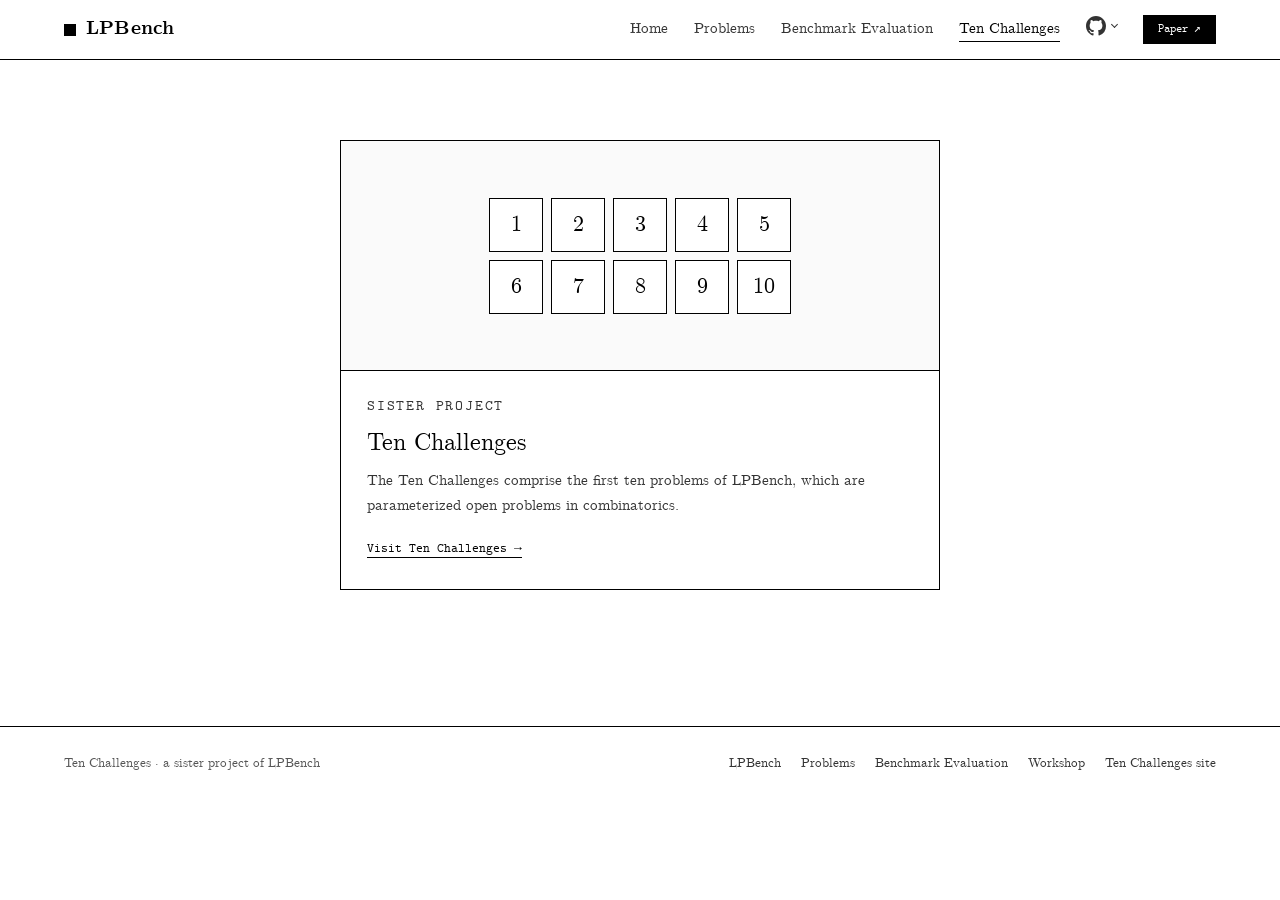
<file: ten-challenges.html>
<!doctype html>
<html lang="en">
<head>
  <meta charset="utf-8">
  <meta name="viewport" content="width=device-width, initial-scale=1">
  <title>Ten Challenges · LPBench</title>
  <meta name="description" content="The Ten Challenges comprise the first ten problems of LPBench, which are parameterized open problems in combinatorics.">
  <meta property="og:title" content="Ten Challenges · LPBench">
  <meta property="og:image" content="https://lp-bench.github.io/assets/img/og.png">
  <link rel="icon" href="assets/img/favicon.svg" type="image/svg+xml">
  <link rel="preload" href="assets/fonts/cmunrm.woff2" as="font" type="font/woff2" crossorigin>
  <link rel="stylesheet" href="assets/css/style.css">
</head>
<body>
  <a class="skip-link" href="#main">Skip to content</a>

  <header class="header">
    <a class="brand" href="index.html"><span class="qed" aria-hidden="true"></span>LPBench</a>
    <nav aria-label="Main">
      <ul class="header-nav">
        <li><a href="index.html">Home</a></li>
        <li><a href="problems.html">Problems</a></li>
        <li><a href="benchmark.html">Benchmark Evaluation</a></li>
        <li><a href="ten-challenges.html" aria-current="page">Ten Challenges</a></li>
        <li>
          <details class="gh-menu nav-gh">
            <summary aria-label="GitHub repositories" title="GitHub repositories"><svg class="gh-icon" viewBox="0 0 16 16" width="20" height="20" aria-hidden="true"><path d="M8 0C3.58 0 0 3.58 0 8c0 3.54 2.29 6.53 5.47 7.59.4.07.55-.17.55-.38 0-.19-.01-.82-.01-1.49-2.01.37-2.53-.49-2.69-.94-.09-.23-.48-.94-.82-1.13-.28-.15-.68-.52-.01-.53.63-.01 1.08.58 1.23.82.72 1.21 1.87.87 2.33.66.07-.52.28-.87.51-1.07-1.78-.2-3.64-.89-3.64-3.95 0-.87.31-1.59.82-2.15-.08-.2-.36-1.02.08-2.12 0 0 .67-.21 2.2.82.64-.18 1.32-.27 2-.27.68 0 1.36.09 2 .27 1.53-1.04 2.2-.82 2.2-.82.44 1.1.16 1.92.08 2.12.51.56.82 1.27.82 2.15 0 3.07-1.87 3.75-3.65 3.95.29.25.54.73.54 1.48 0 1.07-.01 1.93-.01 2.2 0 .21.15.46.55.38A8.013 8.013 0 0 0 16 8c0-4.42-3.58-8-8-8z"/></svg></summary>
            <ul class="gh-menu-list">
              <li><a href="https://github.com/lp-bench/lp-bench"><b>lp-bench</b><span data-pb-text="The {total} problem statements in Lean 4">The 118 problem statements in Lean 4</span></a></li>
              <li><a href="https://github.com/lp-bench/QEDRank"><b>QEDRank</b><span>The evaluation harness and its Apptainer sandbox</span></a></li>
            </ul>
          </details>
        </li>
        <li><span class="btn btn-small" aria-disabled="true" data-paper-link data-label-live="Paper ↗">Paper · Oct 2026</span></li>
      </ul>
    </nav>
  </header>

  <main id="main" class="main">
    <div class="tc-card">
      <a class="explore-card" href="https://tenchallenges.github.io/ten-challenges/">
        <div class="explore-visual">
          <div class="ten-grid" aria-hidden="true"><span>1</span><span>2</span><span>3</span><span>4</span><span>5</span><span>6</span><span>7</span><span>8</span><span>9</span><span>10</span></div>
        </div>
        <div class="explore-body">
          <p class="label">Sister project</p>
          <h1>Ten Challenges</h1>
          <p>The Ten Challenges comprise the first ten problems of LPBench, which are parameterized open problems in combinatorics.</p>
          <span class="go">Visit Ten Challenges →</span>
        </div>
      </a>
    </div>
  </main>

  <footer class="footer">
    <span>Ten Challenges · a sister project of LPBench</span>
    <nav aria-label="Footer">
      <a href="index.html">LPBench</a>
      <a href="problems.html">Problems</a>
      <a href="benchmark.html">Benchmark Evaluation</a>
      <a href="index.html#workshop">Workshop</a>
      <a href="https://tenchallenges.github.io/ten-challenges/">Ten Challenges site</a>
    </nav>
  </footer>

  <script src="assets/js/config.js"></script>
  <script src="assets/js/common.js"></script>
</body>
</html>
</file>
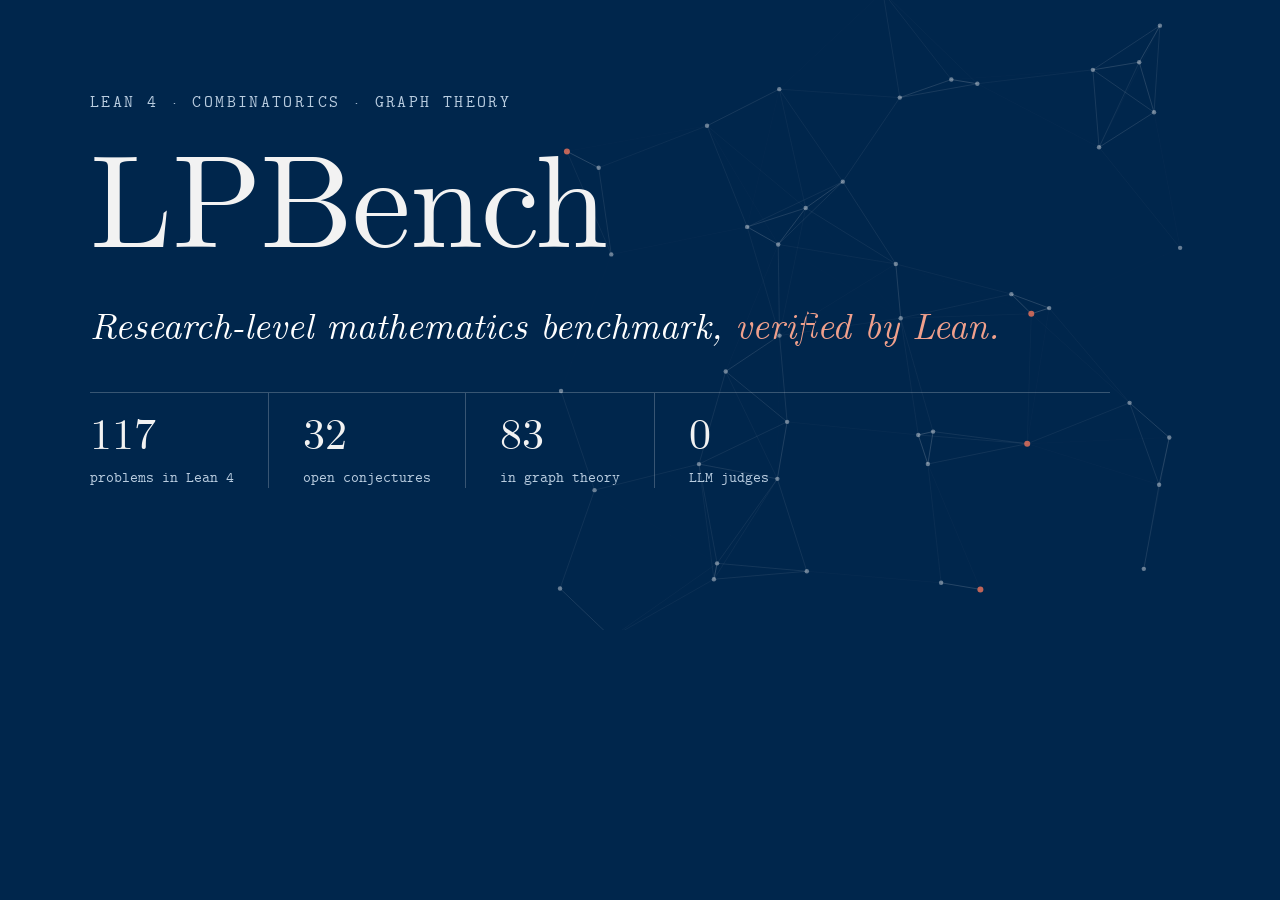
<file: scripts/og.html>
<!doctype html>
<!--
  Source of assets/img/og.png, the 1200x630 link preview image.
  Render it with a headless Chromium browser from the repository root, for example:
    msedge --headless=new --hide-scrollbars --window-size=1200,630 --virtual-time-budget=3000 \
           --screenshot=assets/img/og.png scripts/og.html
  Keep the colours in step with the front-page hero in assets/css/style.css.
-->
<html lang="en">
<head>
<meta charset="utf-8">
<title>LPBench preview image</title>
<style>
  @font-face { font-family: "CMU Serif"; src: url("../assets/fonts/cmunrm.woff2") format("woff2"); font-weight: 400; font-style: normal; }
  @font-face { font-family: "CMU Serif"; src: url("../assets/fonts/cmunti.woff2") format("woff2"); font-weight: 400; font-style: italic; }
  @font-face { font-family: "CMU Typewriter"; src: url("../assets/fonts/cmuntt.woff2") format("woff2"); font-weight: 400; font-style: normal; }
  * { margin: 0; padding: 0; box-sizing: border-box; }
  html, body { width: 1200px; height: 630px; overflow: hidden; background: #00264c; color: #f2f2f2; }
  body { position: relative; font-family: "CMU Serif", serif; }
  canvas { position: absolute; inset: 0; }
  .card { position: absolute; left: 90px; right: 90px; top: 92px; }
  .eyebrow { font-family: "CMU Typewriter", monospace; font-size: 17px; letter-spacing: .14em; text-transform: uppercase; color: #b9cde0; }
  h1 { font-weight: 400; font-size: 132px; line-height: 1; letter-spacing: -.01em; margin-top: 30px; }
  .tagline { font-style: italic; font-size: 37px; line-height: 1.25; margin-top: 30px; color: #fff; }
  .tagline em { color: #f0a08c; }
  .stats { display: grid; grid-template-columns: repeat(4, auto) 1fr; margin-top: 40px; border-top: 1px solid rgba(255, 255, 255, .22); }
  .stats div { padding: 22px 34px 0; border-left: 1px solid rgba(255, 255, 255, .22); }
  .stats div:first-child { padding-left: 0; border-left: 0; }
  .stats div:last-child { border-left: 0; }
  .stats b { display: block; font-weight: 400; font-size: 44px; line-height: 1; }
  .stats span { display: block; margin-top: 10px; font-family: "CMU Typewriter", monospace; font-size: 15px; color: #b9cde0; }
</style>
</head>
<body>
  <canvas width="1200" height="630"></canvas>
  <div class="card">
    <p class="eyebrow">Lean 4 · Combinatorics · Graph theory</p>
    <h1>LPBench</h1>
    <p class="tagline">Research-level mathematics benchmark, <em>verified by Lean.</em></p>
    <div class="stats">
      <div><b>117</b><span>problems in Lean 4</span></div>
      <div><b>32</b><span>open conjectures</span></div>
      <div><b>83</b><span>in graph theory</span></div>
      <div><b>0</b><span>LLM judges</span></div>
      <div></div>
    </div>
  </div>
<script>
  // The same drifting graph as the front page, frozen with a fixed seed and kept to the right-hand side.
  const ctx = document.querySelector("canvas").getContext("2d");
  let seed = 7;
  const rnd = () => ((seed = (seed * 16807) % 2147483647) / 2147483647);
  const nodes = Array.from({ length: 46 }, () => ({ x: 560 + rnd() * 660, y: -10 + rnd() * 650, red: rnd() < 0.09 }));
  const R = 150;
  ctx.strokeStyle = "#ffffff"; ctx.lineWidth = 1;
  for (let i = 0; i < nodes.length; i++) for (let j = i + 1; j < nodes.length; j++) {
    const a = nodes[i], b = nodes[j], d = Math.hypot(a.x - b.x, a.y - b.y);
    if (d < R) { ctx.globalAlpha = 0.2 * (1 - d / R); ctx.beginPath(); ctx.moveTo(a.x, a.y); ctx.lineTo(b.x, b.y); ctx.stroke(); }
  }
  nodes.forEach((n) => {
    ctx.globalAlpha = n.red ? 0.85 : 0.4;
    ctx.fillStyle = n.red ? "#e0705a" : "#ffffff";
    ctx.beginPath(); ctx.arc(n.x, n.y, n.red ? 3 : 2.2, 0, Math.PI * 2); ctx.fill();
  });
</script>
</body>
</html>
</file>
<file: assets/css/style.css>
/* LPBench — shared styles. Built on the Ten Challenges UI: Computer Modern, black and white, hairline borders; deep navy front-page hero. */

@font-face { font-family: "CMU Serif"; src: url("../fonts/cmunrm.woff2") format("woff2"); font-weight: 400; font-style: normal; font-display: swap; }
@font-face { font-family: "CMU Serif"; src: url("../fonts/cmunbx.woff2") format("woff2"); font-weight: 700; font-style: normal; font-display: swap; }
@font-face { font-family: "CMU Serif"; src: url("../fonts/cmunti.woff2") format("woff2"); font-weight: 400; font-style: italic; font-display: swap; }
@font-face { font-family: "CMU Typewriter"; src: url("../fonts/cmuntt.woff2") format("woff2"); font-weight: 400; font-style: normal; font-display: swap; }

:root {
  color-scheme: light;
  --ink: #000;
  --muted: #666;
  --line: #ccc;
  --line-soft: #e6e6e6;
  --soft: #fafafa;
  --bg: #fff;
  --accent: #9b1c1c;
  --good: #1e7a3c;
  --bad: #b3261e;
  --open: #c2532c;
  --research: #2f62a6;
  --calibration: #2f8f6e;
  --code-bg: #1a1a1a;
  --code-ink: #e0e0e0;
  --code-dim: #8a8a8a;
  --hero-bg: #00264c;        /* deep navy, a darker shade of TUBAF Dunkelblau #00497f */
  --hero-card: #061629;
  --hero-card-foot: #041120;
  --hero-dim: #b9cde0;
  --hero-rule: rgba(255, 255, 255, .2);
  --serif: "CMU Serif", "Computer Modern", "Latin Modern Roman", "Times New Roman", Times, serif;
  --tt: "CMU Typewriter", "Courier New", Courier, monospace;
  --mono: "JetBrains Mono", "DejaVu Sans Mono", Consolas, monospace;
  --gutter: clamp(20px, 5vw, 80px);
}

/* ---------- base ---------- */
*, *::before, *::after { margin: 0; padding: 0; box-sizing: border-box; }
html { scroll-behavior: smooth; scroll-padding-top: 72px; -webkit-text-size-adjust: 100%; }
body { font-family: var(--serif); font-size: 17px; line-height: 1.65; color: var(--ink); background: var(--bg); -webkit-font-smoothing: antialiased; }
img { max-width: 100%; height: auto; display: block; }
a { color: var(--ink); text-decoration: none; }
a:hover { text-decoration: underline; text-underline-offset: 3px; }
p a, li a, .link { color: var(--accent); }
b, strong { font-weight: 700; }
code { font-family: var(--tt); font-size: 0.92em; background: #f0f0f0; padding: 1px 4px; }
pre code { background: none; padding: 0; font-family: var(--mono); font-variant-ligatures: none; }
button, input, select, textarea { font: inherit; color: inherit; }
:focus-visible { outline: 2px solid var(--accent); outline-offset: 2px; }
[hidden] { display: none !important; }
.visually-hidden { position: absolute; width: 1px; height: 1px; overflow: hidden; clip: rect(0 0 0 0); white-space: nowrap; }
.skip-link { position: absolute; left: -999px; top: 8px; background: var(--ink); color: var(--bg); padding: 6px 12px; z-index: 100; }
.skip-link:focus { left: 8px; }
.tt { font-family: var(--tt); }
.muted { color: var(--muted); }

/* ---------- header (Ten Challenges) ---------- */
.header {
  position: sticky; top: 0; z-index: 50; background: rgba(255, 255, 255, .96);
  backdrop-filter: blur(6px); -webkit-backdrop-filter: blur(6px);
  border-bottom: 1px solid var(--ink);
  padding: 14px var(--gutter);
  display: flex; align-items: center; justify-content: space-between; flex-wrap: wrap; gap: 10px 24px;
}
.brand { display: inline-flex; align-items: center; gap: 10px; font-size: 19px; font-weight: 700; letter-spacing: .01em; }
.brand:hover { text-decoration: none; }
.brand .qed { width: 12px; height: 12px; background: var(--ink); display: inline-block; transition: background .2s, transform .3s; }
.brand:hover .qed { background: var(--accent); transform: rotate(90deg); }
.header-nav { list-style: none; display: flex; align-items: center; flex-wrap: wrap; gap: 6px 26px; font-size: 15px; }
.header-nav a { color: #333; padding: 2px 0; border-bottom: 1px solid transparent; }
.header-nav a:hover { color: var(--ink); text-decoration: none; border-bottom-color: var(--ink); }
.header-nav a[aria-current="page"] { color: var(--ink); border-bottom-color: var(--ink); }
.header-nav .btn { padding: 6px 14px; font-size: 12px; }
.header-nav a.btn { color: #fff; }
.header-nav a.btn:hover { color: var(--ink); }

/* ---------- buttons (Ten Challenges) ---------- */
.btn {
  display: inline-block; font-family: var(--tt); font-size: 13px; line-height: 1.3;
  padding: 11px 24px; border: 1px solid var(--ink); background: var(--ink); color: #fff;
  cursor: pointer; transition: all .15s ease; text-decoration: none;
}
.btn:hover { background: var(--bg); color: var(--ink); text-decoration: none; }
.btn-secondary { background: var(--bg); color: var(--ink); }
.btn-secondary:hover { background: var(--ink); color: #fff; }
.btn[aria-disabled="true"] { background: transparent; color: var(--muted); border: 1px dashed var(--muted); cursor: default; }
.btn-small { font-size: 11px; padding: 4px 10px; }
.btn:disabled { opacity: .6; cursor: wait; }

/* ---------- page shell ---------- */
.main { max-width: 960px; margin: 0 auto; padding: 56px var(--gutter) 96px; }
.page-intro { margin-bottom: 48px; }
.page-intro h1 { font-size: 34px; font-weight: 400; font-style: italic; line-height: 1.25; margin-bottom: 14px; }
.page-intro p { font-size: 17px; color: #333; max-width: 680px; }
.page-intro .meta-line { font-family: var(--tt); font-size: 13px; color: var(--muted); margin-top: 10px; }
.page-intro .meta-line code { font-size: 12px; }

h2.rule { font-size: 21px; font-weight: 700; margin: 56px 0 20px; padding-bottom: 8px; border-bottom: 1px solid var(--line); }
h3 { font-size: 17px; font-weight: 700; margin: 26px 0 10px; }
.prose p { margin-bottom: 14px; color: #222; max-width: 720px; }
.prose ul, .prose ol { margin: 0 0 16px 22px; max-width: 720px; }
.prose li { margin-bottom: 6px; }

/* ---------- problem items (Ten Challenges) ---------- */
.problem-item {
  border: 1px solid var(--line); border-left: 3px solid var(--ink); padding: 18px 22px; margin-bottom: 14px;
  cursor: pointer; transition: border-color .2s ease, background .2s ease; background: var(--bg); width: 100%; text-align: left; display: block; color: var(--ink);
}
.problem-item:hover { border-color: var(--ink); text-decoration: none; }
.problem-item.active { background: var(--soft); border-color: var(--ink); }
.problem-header { display: flex; align-items: baseline; justify-content: space-between; gap: 6px 16px; flex-wrap: wrap; }
.problem-title { font-size: 16px; font-weight: 700; }
.problem-meta-inline { font-family: var(--tt); font-size: 13px; color: #555; white-space: nowrap; }
.problem-desc { margin-top: 6px; font-size: 15px; color: #333; line-height: 1.6; }

.detail-panel { margin: -14px 0 28px; padding: 24px; border: 1px solid var(--ink); border-top: none; background: var(--soft); }
.detail-panel > p { margin-bottom: 12px; font-size: 15px; color: #222; }
.back { font-size: 13px; color: #555; cursor: pointer; display: inline-block; margin-bottom: 16px; }
.back:hover { color: var(--ink); text-decoration: underline; }
.info-box { margin-top: 18px; padding: 14px 16px; border: 1px solid var(--line); background: var(--bg); }
.info-box-label { font-family: var(--tt); font-size: 12px; font-weight: 700; text-transform: uppercase; letter-spacing: .05em; color: #555; margin-bottom: 6px; }
.info-box p, .info-box li { font-size: 14px; }

/* code blocks (Ten Challenges) */
.code-block { position: relative; background: var(--code-bg); color: var(--code-ink); padding: 18px 22px; overflow-x: auto; margin-top: 16px; }
.code-block pre { font-size: 12.5px; line-height: 1.7; white-space: pre-wrap; word-break: break-word; }
.code-block.nowrap pre { white-space: pre; word-break: normal; }
.code-block .copy-btn { position: absolute; top: 8px; right: 8px; background: transparent; color: var(--code-ink); border-color: #555; }
.code-block .copy-btn + pre { padding-right: 64px; }
.code-block .copy-btn:hover { background: var(--code-ink); color: var(--code-bg); }

/* Lean highlighting on dark */
.tok-kw { color: #ef9a76; }
.tok-ty { color: #93bde3; }
.tok-num { color: #b9d69a; }
.tok-sym { color: #d9b8f0; }
.tok-sorry { color: #f2c14e; text-decoration: underline wavy rgba(242, 193, 78, .55); text-underline-offset: 4px; }
.tok-com { color: var(--code-dim); font-style: italic; }

/* tabs & tables (Ten Challenges) */
.lb-tabs { display: flex; gap: 4px; margin-bottom: 16px; flex-wrap: wrap; }
.lb-tab { font-family: var(--tt); font-size: 12px; padding: 6px 14px; border: 1px solid var(--line); background: var(--bg); cursor: pointer; transition: all .15s ease; }
.lb-tab:hover { border-color: var(--ink); }
.lb-tab.active { background: var(--ink); color: #fff; border-color: var(--ink); }
.table-scroll { overflow-x: auto; }
.data-table { width: 100%; border-collapse: collapse; font-size: 14px; margin-top: 8px; }
.data-table th, .data-table td { padding: 10px 14px; text-align: left; border-bottom: 1px solid #ddd; vertical-align: top; }
.data-table th { font-weight: 700; font-size: 12px; text-transform: uppercase; letter-spacing: .04em; color: #555; border-bottom: 2px solid var(--ink); font-family: var(--tt); white-space: nowrap; }
.data-table tbody tr:hover { background: var(--soft); }
.data-table .num { text-align: right; font-variant-numeric: tabular-nums; }
.data-table td.empty-row { text-align: center; color: #888; padding: 22px; }

/* forms (Ten Challenges) */
.submit-section { border: 1px solid var(--line); padding: 28px; background: var(--soft); margin-top: 22px; }
.submit-section h3 { margin-top: 0; }
.submit-section > p { font-size: 14px; color: #555; margin-bottom: 18px; }
.form-row { display: grid; grid-template-columns: 1fr 1fr; gap: 16px; }
.form-group { margin-bottom: 18px; }
.form-group label { display: block; font-family: var(--tt); font-size: 12px; text-transform: uppercase; letter-spacing: .04em; margin-bottom: 6px; color: #333; }
.form-group label .optional { color: #888; text-transform: none; letter-spacing: 0; font-size: 11px; }
.form-group input, .form-group select, .form-group textarea { width: 100%; padding: 10px 12px; border: 1px solid var(--line); background: var(--bg); font-family: var(--serif); font-size: 15px; border-radius: 0; transition: border-color .2s; }
.form-group input:focus, .form-group select:focus, .form-group textarea:focus { outline: none; border-color: var(--ink); }
.form-group textarea { display: block; line-height: 1.5; resize: vertical; }
.form-actions { display: flex; gap: 12px; margin-top: 6px; align-items: center; flex-wrap: wrap; }
.form-hint { font-family: var(--tt); font-size: 12px; color: var(--muted); }

/* ---------- footer (Ten Challenges) ---------- */
.footer {
  border-top: 1px solid var(--ink); padding: 26px var(--gutter);
  display: flex; justify-content: space-between; align-items: center; flex-wrap: wrap; gap: 10px 24px;
  font-size: 13px; color: #555;
}
.footer nav { display: flex; gap: 20px; flex-wrap: wrap; }
.footer a { color: #333; }

/* ---------- tooltip ---------- */
.tooltip { position: fixed; z-index: 80; pointer-events: none; max-width: 300px; background: var(--ink); color: #fff; padding: 7px 11px; font-size: 13px; line-height: 1.4; }
.tooltip .tt-meta { display: block; font-family: var(--tt); font-size: 11px; color: #bbb; }

/* ---------- category swatches & waffle ---------- */
.sw { display: inline-block; width: 10px; height: 10px; margin-right: 7px; vertical-align: 0; }
.sw-open { background: var(--open); }
.sw-research { background: var(--research); }
.sw-calibration { background: var(--calibration); }
.waffle { display: grid; grid-template-columns: repeat(19, 1fr); gap: 3px; }
.cell { aspect-ratio: 1; border: 0; cursor: pointer; transition: transform .12s ease, opacity .2s ease; position: relative; }
.cell[data-cat="open"] { background: var(--open); }
.cell[data-cat="research"] { background: var(--research); }
.cell[data-cat="calibration"] { background: var(--calibration); }
.cell:hover, .cell:focus-visible { transform: scale(1.35); z-index: 2; outline: 2px solid var(--bg); }
.waffle.dim .cell:not(.match) { opacity: .15; }
.legend { list-style: none; display: grid; gap: 8px; margin-top: 18px; }
.legend li { display: grid; grid-template-columns: 16px 7.4em 2.4em 1fr; align-items: baseline; gap: 8px; font-size: 15px; cursor: default; }
.legend .num { font-family: var(--tt); font-size: 13px; text-align: right; }
.legend .desc { color: var(--muted); font-size: 14px; }

/* ======================================================================
   HOME
   ====================================================================== */
.hero { position: relative; background: var(--hero-bg); color: #f2f2f2; overflow: hidden; }
.hero-graph { position: absolute; inset: 0; width: 100%; height: 100%; pointer-events: none; }
.hero-inner { position: relative; max-width: 1180px; margin: 0 auto; padding: 88px var(--gutter) 0; display: grid; grid-template-columns: 1.08fr .92fr; gap: 56px; align-items: center; }
.hero-inner > *, .set-grid > *, .sandwich-grid > *, .team-grid > *, .overview > *, .ws-hero > * { min-width: 0; }
.eyebrow { font-family: var(--tt); font-size: 12px; letter-spacing: .14em; text-transform: uppercase; color: var(--hero-dim); margin-bottom: 20px; }
.hero h1 { font-size: clamp(56px, 8.4vw, 104px); font-weight: 400; line-height: .98; letter-spacing: -.01em; margin-bottom: 18px; }
.hero .tagline { font-size: clamp(22px, 2.6vw, 31px); font-style: italic; line-height: 1.3; color: #fff; margin-bottom: 22px; text-wrap: balance; }
.hero .tagline em { color: #f0a08c; }
.hero .lede { font-size: 18px; line-height: 1.65; color: #dce6f0; max-width: 34em; margin-bottom: 30px; }
.hero-ctas { position: relative; display: flex; flex-wrap: wrap; gap: 12px; margin-bottom: 26px; }
.gh-menu { position: relative; z-index: 5; }
.gh-menu summary { list-style: none; display: inline-flex; align-items: center; gap: 10px; }
.gh-menu summary::-webkit-details-marker { display: none; }
.gh-menu summary::after { content: ""; width: 6px; height: 6px; border-right: 1px solid currentColor; border-bottom: 1px solid currentColor; transform: translateY(-2px) rotate(45deg); transition: transform .15s ease; }
.gh-menu[open] summary::after { transform: translateY(1px) rotate(-135deg); }
.hero .gh-menu[open] summary { border-color: #fff; }
.gh-menu-list { list-style: none; position: absolute; left: 0; top: calc(100% + 8px); z-index: 5; width: min(340px, calc(100vw - 2 * var(--gutter))); padding: 6px 0; background: var(--hero-card); border: 1px solid rgba(255, 255, 255, .18); box-shadow: 0 24px 60px -24px rgba(0, 0, 0, .7); }
.gh-menu-list a { display: block; padding: 10px 16px; color: #fff; }
.gh-menu-list a:hover, .gh-menu-list a:focus-visible { background: rgba(255, 255, 255, .08); text-decoration: none; }
.gh-menu-list b { display: block; font-family: var(--tt); font-weight: 400; font-size: 13px; }
.gh-menu-list span { display: block; margin-top: 2px; font-size: 14px; color: var(--hero-dim); }
.nav-gh summary { gap: 6px; padding: 2px 0; color: #333; cursor: pointer; }
.nav-gh summary::after { width: 5px; height: 5px; }
.nav-gh summary:hover, .nav-gh[open] summary { color: var(--ink); }
.gh-icon { display: block; fill: currentColor; }
.nav-gh .gh-menu-list { left: auto; right: 0; top: calc(100% + 14px); font-size: 16px; }
/* footer variant: the panel opens upward from the footer's right edge */
.footer { position: relative; }
.foot-contact { position: static; }
.foot-contact summary { gap: 7px; color: #333; cursor: pointer; }
.foot-contact summary:hover, .foot-contact[open] summary { color: var(--ink); text-decoration: underline; text-underline-offset: 3px; }
.foot-contact summary::after { width: 5px; height: 5px; transform: translateY(1px) rotate(-135deg); }
.foot-contact[open] summary::after { transform: translateY(-2px) rotate(45deg); }
.foot-contact .gh-menu-list { left: auto; right: var(--gutter); top: auto; bottom: calc(100% + 8px); }
.hero .btn { background: #fff; color: #000; border-color: #fff; }
.hero .btn:hover { background: transparent; color: #fff; }
.hero .btn-secondary { background: transparent; color: #fff; border-color: rgba(255, 255, 255, .45); }
.hero .btn-secondary:hover { border-color: #fff; background: #fff; color: #000; }
.hero .btn[aria-disabled="true"] { background: transparent; color: #b3c6d9; border: 1px dashed rgba(255, 255, 255, .38); }
.hero-inst { font-family: var(--tt); font-size: 12px; color: #adc2d6; letter-spacing: .03em; }

.lean-card { background: var(--hero-card); border: 1px solid rgba(255, 255, 255, .12); box-shadow: 0 30px 80px -30px rgba(0, 0, 0, .55); }
.lean-card-head { display: flex; justify-content: space-between; align-items: center; padding: 10px 16px; border-bottom: 1px solid rgba(255, 255, 255, .1); font-family: var(--tt); font-size: 13px; color: #a9bccf; }
.lean-card-nav { display: inline-flex; align-items: center; gap: 8px; }
.lean-card-nav button { width: 26px; height: 24px; border: 1px solid rgba(255, 255, 255, .22); background: transparent; color: #bbb; cursor: pointer; line-height: 1; }
.lean-card-nav button:hover { border-color: #fff; color: #fff; }
.lean-card pre { padding: 22px 22px 18px; min-height: 186px; font-size: 13px; line-height: 1.75; color: var(--code-ink); white-space: pre-wrap; word-break: break-word; }
.caret { display: inline-block; width: .55em; height: 1.1em; background: #f2c14e; vertical-align: -.18em; animation: blink 1s steps(1) infinite; margin-left: 1px; }
@keyframes blink { 50% { opacity: 0; } }
.lean-card-status { display: flex; align-items: center; gap: 10px; padding: 10px 16px; border-top: 1px solid rgba(255, 255, 255, .1); font-family: var(--tt); font-size: 12px; color: #f2c14e; }
.lean-card-status i { width: 8px; height: 8px; border-radius: 50%; background: #f2c14e; box-shadow: 0 0 0 4px rgba(242, 193, 78, .14); }
.lean-card-foot { display: flex; justify-content: space-between; gap: 6px 12px; flex-wrap: wrap; padding: 11px 16px; background: var(--hero-card-foot); font-size: 14px; color: #c6d3df; }
.lean-card-foot a { color: #fff; font-family: var(--tt); font-size: 12px; white-space: nowrap; }

.stats { position: relative; max-width: 1180px; margin: 72px auto 0; padding: 0 var(--gutter); display: grid; grid-template-columns: repeat(2, 1fr); }
.stats > div { padding: 26px 20px 30px; border-top: 1px solid var(--hero-rule); border-left: 1px solid var(--hero-rule); display: flex; flex-direction: column-reverse; justify-content: flex-end; }
.stats > div:first-child { border-left: 0; padding-left: 0; }
.stats dd { font-size: 46px; line-height: 1; color: #fff; }
.stats dt { font-family: var(--tt); font-size: 12px; color: var(--hero-dim); margin-top: 10px; line-height: 1.45; }

/* home sections */
.section { padding: 104px var(--gutter); }
.section.soft { background: var(--soft); border-top: 1px solid var(--line-soft); border-bottom: 1px solid var(--line-soft); }
.wrap { max-width: 1080px; margin: 0 auto; }
.section-head { max-width: 760px; margin-bottom: 48px; }
.section-head.center { margin-left: auto; margin-right: auto; text-align: center; }
.label { font-family: var(--tt); font-size: 12px; letter-spacing: .12em; text-transform: uppercase; color: var(--accent); margin-bottom: 14px; }
.section-head h2 { font-size: clamp(28px, 3.6vw, 40px); font-weight: 400; line-height: 1.18; margin-bottom: 16px; text-wrap: balance; }
.section-head p { font-size: 18px; color: #333; }

.pillars { display: grid; grid-template-columns: repeat(4, 1fr); border: 1px solid var(--ink); background: var(--bg); }
.pillar { padding: 28px 24px 30px; border-left: 1px solid var(--line); transition: background .2s; }
.pillar:first-child { border-left: 0; }
.pillar:hover { background: var(--soft); }
.pillar svg { width: 100%; height: 84px; margin-bottom: 18px; color: var(--ink); }
.pillar h3 { font-size: 18px; margin: 0 0 8px; }
.pillar p { font-size: 15px; color: #333; line-height: 1.6; }

.set-grid { display: grid; grid-template-columns: 1.1fr .9fr; gap: 48px; align-items: start; }
.set-figure { border: 1px solid var(--line); padding: 26px; background: var(--bg); }
.set-figure .caption { font-size: 13px; color: var(--muted); margin-top: 14px; font-family: var(--tt); }
.featured h3 { margin-top: 0; font-family: var(--tt); font-size: 12px; text-transform: uppercase; letter-spacing: .08em; color: #555; font-weight: 400; margin-bottom: 12px; }
.featured .problem-item { padding: 14px 18px; margin-bottom: 10px; }
.featured .problem-item .problem-desc { font-size: 14px; }
.more-link { display: inline-block; margin-top: 10px; font-family: var(--tt); font-size: 13px; color: var(--ink); border-bottom: 1px solid var(--ink); }
.more-link:hover { text-decoration: none; color: var(--accent); border-color: var(--accent); }

/* sandwich */
.sandwich-grid { display: grid; grid-template-columns: .9fr 1.1fr; gap: 56px; align-items: center; }
.sw-controls { display: flex; flex-wrap: wrap; gap: 4px; margin: 22px 0 18px; }
.sw-explain { font-size: 16px; color: #333; min-height: 5.2em; border-left: 3px solid var(--ink); padding-left: 14px; }
.sw-box { border: 1px solid var(--ink); padding: 14px 18px; text-align: center; background: var(--bg); transition: transform .3s ease, border-color .3s ease; }
.sw-bound { background: var(--soft); }
.sw-statement { border: 3px double var(--ink); }
.sw-tag { font-family: var(--tt); font-size: 11px; text-transform: uppercase; letter-spacing: .1em; color: #555; margin-bottom: 4px; }
.sw-title { font-size: 16px; }
.sw-desc { font-size: 14px; font-style: italic; color: #444; margin-top: 4px; }
.sw-arrow { position: relative; display: flex; justify-content: center; align-items: center; height: 46px; }
.sw-imp { font-size: 22px; transform: rotate(90deg); line-height: 1; }
.sw-verdict { position: absolute; left: calc(50% + 26px); font-family: var(--tt); font-size: 12px; white-space: nowrap; }
.sw-verdict.ok { color: var(--good); }
.sw-verdict.bad { color: var(--bad); }
.sw-arrow.broken .sw-imp { color: var(--bad); }
.sw-stack[data-state="strong"] .sw-statement, .sw-stack[data-state="weak"] .sw-statement { border-color: var(--bad); }
.sw-stack[data-state="strong"] .sw-statement { transform: translateY(-5px); }
.sw-stack[data-state="weak"] .sw-statement { transform: translateY(5px); }
.sw-note { font-family: var(--tt); font-size: 13px; color: #555; margin-top: 18px; }

/* evaluation */
.steps { list-style: none; display: grid; grid-template-columns: repeat(4, 1fr); gap: 28px; margin-bottom: 40px; }
.steps li { border-top: 2px solid var(--ink); padding-top: 16px; }
.step-num { font-family: var(--tt); font-size: 12px; color: var(--accent); margin-bottom: 8px; }
.steps h3 { margin: 0 0 8px; font-size: 18px; }
.steps p { font-size: 15px; color: #333; }
.run { border: 1px solid var(--ink); background: var(--bg); }
.run-head { display: flex; justify-content: space-between; align-items: baseline; flex-wrap: wrap; gap: 6px 16px; padding: 14px 20px; border-bottom: 1px solid var(--ink); }
.run-head b { font-size: 16px; }
.run-head span { font-family: var(--tt); font-size: 12px; color: var(--muted); }
.sessions { list-style: none; display: grid; grid-template-columns: repeat(10, 1fr); gap: 4px; padding: 16px 20px 0; }
.sess { border: 1px solid var(--line); text-align: center; font-family: var(--tt); font-size: 12px; padding: 6px 0; color: #888; position: relative; transition: all .25s ease; }
.sess.working { border-color: var(--ink); color: var(--ink); }
.sess.working::after { content: ""; position: absolute; left: -1px; right: -1px; bottom: -1px; height: 2px; background: var(--ink); transform-origin: left; animation: work 1.3s linear forwards; }
@keyframes work { from { transform: scaleX(0); } to { transform: scaleX(1); } }
.sess.fail { border-color: var(--bad); color: var(--bad); }
.sess.pass { border-color: var(--good); background: var(--good); color: #fff; }
.sess.unused { opacity: .3; }
.run .code-block { margin: 16px 20px 20px; }
.run .code-block pre { min-height: 15.5em; font-size: 12px; }
.log-dim { color: var(--code-dim); }
.log-bad { color: #f08a6c; }
.log-ok { color: #8fd5a8; }
.log-hl { color: #f2c14e; }
.recorded { display: flex; flex-wrap: wrap; gap: 6px; margin-top: 22px; align-items: center; }
.recorded span { font-family: var(--tt); font-size: 12px; padding: 4px 10px; border: 1px solid var(--line); background: var(--bg); }
.recorded b { font-size: 14px; margin-right: 6px; }

/* landscape */
.landscape { table-layout: fixed; }
.landscape th:nth-child(1) { width: 16%; }
.landscape th:nth-child(5) { width: 27%; }
.landscape td { font-size: 15px; }
.landscape .fmt { font-weight: 700; }
.landscape .fmt i { display: block; font-weight: 400; color: var(--muted); font-size: 13px; }
.bm { display: block; background: none; border: 0; padding: 1px 0; cursor: pointer; text-align: left; font-family: var(--serif); font-size: 15px; line-height: 1.45; }
.bm:hover, .bm.is-active { color: var(--accent); text-decoration: underline; text-underline-offset: 3px; }
.bm-us { font-weight: 700; color: var(--accent); }
.land-note { margin-top: 18px; font-size: 15px; border-left: 3px solid var(--ink); padding: 2px 0 2px 14px; min-height: 3.4em; color: #222; }
.land-note i { color: var(--muted); }

/* explore cards */
.explore { display: grid; grid-template-columns: 1fr 1fr; gap: 24px; }
.explore-card { display: grid; grid-template-rows: 230px auto; border: 1px solid var(--ink); color: var(--ink); transition: transform .2s ease, box-shadow .2s ease; background: var(--bg); }
.explore-card:hover { text-decoration: none; transform: translateY(-3px); box-shadow: 0 14px 30px -18px rgba(0, 0, 0, .45); }
.explore-visual { border-bottom: 1px solid var(--ink); overflow: hidden; display: grid; place-items: center; background: var(--soft); }
.explore-visual img { width: 100%; height: 100%; object-fit: cover; object-position: center 58%; }
.ten-grid { display: grid; grid-template-columns: repeat(5, 54px); gap: 8px; }
.ten-grid span { height: 54px; display: grid; place-items: center; border: 1px solid var(--ink); font-size: 22px; background: var(--bg); transition: background .25s, color .25s; }
.explore-card:hover .ten-grid span:nth-child(odd) { background: var(--ink); color: #fff; }
.explore-body { padding: 24px 26px 28px; }
.explore-body .label { margin-bottom: 8px; }
.explore-body h3, .explore-body h1 { font-size: 24px; font-weight: 400; line-height: 1.3; margin: 0 0 10px; }
.tc-card { max-width: 600px; margin: 24px auto 40px; }
.explore-body p { font-size: 15px; color: #333; margin-bottom: 14px; }
.explore-body .go { font-family: var(--tt); font-size: 13px; border-bottom: 1px solid var(--ink); }

/* repos */
.repo-list { display: grid; grid-template-columns: repeat(2, 1fr); gap: 18px; }
.repo-list .problem-item { cursor: default; margin: 0; display: flex; flex-direction: column; gap: 10px; }
.repo-list a.problem-item { cursor: pointer; }
.repo-name { font-family: var(--tt); font-size: 14px; font-weight: 700; word-break: break-word; }
.repo-blurb { font-size: 15px; color: #333; flex: 1; }
.repo-facts { font-family: var(--tt); font-size: 12px; color: #555; }
.repo-status { font-family: var(--tt); font-size: 12px; color: var(--accent); }

/* team */
.team-grid { display: grid; grid-template-columns: 1.2fr .8fr; gap: 48px; align-items: start; }
.people { list-style: none; display: grid; grid-template-columns: repeat(3, 1fr); border-top: 1px solid var(--ink); }
.people li { padding: 16px 14px 16px 0; border-bottom: 1px solid var(--line); }
.people b { display: block; font-size: 16px; }
.people span { display: block; margin-top: 4px; font-size: 14px; line-height: 1.5; color: var(--muted); }
.team-note { font-size: 15px; color: #333; margin-top: 18px; }
.contribute { list-style: none; counter-reset: c; margin: 8px 0 22px; }
.contribute li { counter-increment: c; position: relative; padding-left: 40px; margin-bottom: 14px; font-size: 15px; color: #333; }
.contribute li::before { content: counter(c); position: absolute; left: 0; top: 0; width: 26px; height: 26px; border: 1px solid var(--ink); display: grid; place-items: center; font-family: var(--tt); font-size: 12px; }

/* reveal */
.js .reveal { opacity: 0; transform: translateY(14px); transition: opacity .6s ease, transform .6s ease; }
.js .reveal.in { opacity: 1; transform: none; }

/* ======================================================================
   PROBLEMS PAGE
   ====================================================================== */
.overview { display: grid; grid-template-columns: 1.15fr .85fr; gap: 36px; align-items: start; margin-bottom: 40px; }
.overview .prose p { font-size: 15.5px; }
.controls { display: flex; flex-wrap: wrap; gap: 10px; align-items: center; margin-bottom: 10px; }
.controls .search { flex: 1 1 260px; }
.controls input[type="search"] { width: 100%; padding: 9px 12px; border: 1px solid var(--line); font-family: var(--serif); font-size: 15px; border-radius: 0; }
.controls input[type="search"]:focus { outline: none; border-color: var(--ink); }
.controls select { font-family: var(--tt); font-size: 12px; padding: 7px 28px 7px 12px; border: 1px solid var(--line); background: var(--bg); border-radius: 0; cursor: pointer; appearance: none; -webkit-appearance: none;
  background-image: linear-gradient(45deg, transparent 50%, #000 50%), linear-gradient(135deg, #000 50%, transparent 50%);
  background-position: calc(100% - 14px) 55%, calc(100% - 10px) 55%; background-size: 4px 4px; background-repeat: no-repeat; }
.count-line { font-family: var(--tt); font-size: 12px; color: var(--muted); margin: 6px 0 16px; }
.p-meta { display: flex; flex-wrap: wrap; gap: 4px 18px; font-family: var(--tt); font-size: 12px; color: #555; margin-top: 14px; }
.p-meta a { color: var(--accent); }

/* ======================================================================
   TEN CHALLENGES PAGE
   ====================================================================== */
.subnav { list-style: none; display: flex; gap: 22px; flex-wrap: wrap; font-size: 14px; margin: 18px 0 0; }
.subnav a { color: #333; border-bottom: 1px solid var(--line); }
.subnav a:hover { text-decoration: none; border-color: var(--ink); }
.statement { font-size: 15.5px; line-height: 1.65; color: #111; }
.statement h2 { display: none; }
.statement h6 { font-size: inherit; font-weight: 400; display: inline; }
.statement .ltx_theorem { margin: 0 0 14px; }
.statement .ltx_para, .statement p { margin: 0 0 10px; }
.statement .ltx_font_bold { font-weight: 700; }
.statement .ltx_font_italic { font-style: italic; }
.statement .ltx_bibliography { margin-top: 18px; font-size: 13.5px; color: #333; border-top: 1px solid var(--line); padding-top: 12px; }
.statement .ltx_bibliography h2 { display: block; font-size: 12px; font-family: var(--tt); text-transform: uppercase; letter-spacing: .05em; margin-bottom: 6px; font-weight: 700; }
.statement .ltx_bibliography ul { list-style: none; }
.statement .ltx_bibliography li { margin-bottom: 4px; }
.statement .ltx_enumerate, .statement .ltx_itemize { margin: 6px 0 10px 22px; }
.statement math { font-family: "Latin Modern Math", "STIX Two Math", "Cambria Math", math; font-size: 1.05em; }
.statement math[display="block"] { margin: 8px 0; overflow-x: auto; }
.statement table { margin: 8px auto; }
.statement .loading { color: var(--muted); font-style: italic; }

/* ======================================================================
   WORKSHOP PAGE
   ====================================================================== */
.ws-hero { display: grid; grid-template-columns: .95fr 1.05fr; gap: 44px; align-items: center; margin-bottom: 30px; }
.ws-hero img { border: 1px solid var(--ink); }
.ws-hero .page-intro { margin-bottom: 0; }
.facts { display: grid; grid-template-columns: repeat(3, 1fr); border: 1px solid var(--ink); margin: 0 0 8px; }
.facts div { padding: 16px 18px; border-left: 1px solid var(--line); display: flex; flex-direction: column-reverse; justify-content: flex-end; }
.facts div:first-child { border-left: 0; }
.facts dd { font-size: 30px; line-height: 1.1; }
.facts dt { font-family: var(--tt); font-size: 12px; color: #555; margin-top: 4px; }
.timeline { list-style: none; border-left: 2px solid var(--ink); margin: 10px 0 20px 6px; padding-left: 24px; max-width: 720px; }
.timeline li { position: relative; margin-bottom: 18px; }
.timeline li::before { content: ""; position: absolute; left: -32px; top: 7px; width: 12px; height: 12px; background: var(--bg); border: 2px solid var(--ink); }
.timeline b { display: block; }
.timeline p { color: #333; font-size: 15.5px; }
.participants { list-style: none; display: grid; grid-template-columns: repeat(3, 1fr); gap: 0 24px; }
.participants li { display: flex; justify-content: space-between; gap: 10px; padding: 10px 0; border-bottom: 1px solid var(--line); font-size: 15px; }
.participants span { font-family: var(--tt); font-size: 12px; color: var(--muted); white-space: nowrap; }
.lessons { display: grid; grid-template-columns: repeat(3, 1fr); gap: 16px; margin-top: 8px; }
.lessons .problem-item { cursor: default; margin: 0; }
.lessons .problem-item p { font-size: 15px; color: #333; margin-top: 6px; }
/* workshop panel on the home page, opened from its card */
.ws-panel { position: relative; margin-top: 24px; padding: 48px 48px 40px; background: var(--bg); border: 1px solid var(--ink); }
.ws-panel[hidden] { display: none; }
.ws-panel .ws-title { font-size: 34px; font-weight: 400; font-style: italic; line-height: 1.25; margin: 0 0 14px; }
.ws-panel h4.rule { font-size: 21px; font-weight: 700; margin: 56px 0 20px; padding-bottom: 8px; border-bottom: 1px solid var(--line); }
.ws-panel .cta-box h4 { margin: 0 0 4px; font-size: 21px; font-weight: 400; font-style: italic; }
.ws-close { position: absolute; top: 14px; right: 16px; padding: 4px 8px; border: 1px solid var(--line); background: var(--bg); font-family: var(--tt); font-size: 12px; color: var(--muted); cursor: pointer; }
.ws-close:hover { border-color: var(--ink); color: var(--ink); }
.ws-close-end { position: static; display: block; margin: 28px auto 0; }
.cta-box { margin-top: 56px; border: 1px solid var(--ink); padding: 28px; display: flex; justify-content: space-between; align-items: center; gap: 18px; flex-wrap: wrap; }
.cta-box h3 { margin: 0 0 4px; font-size: 21px; font-weight: 400; font-style: italic; }
.cta-box p { color: #333; font-size: 15px; }
.cta-box .cta-mails { display: flex; flex-wrap: wrap; gap: 4px 18px; margin-top: 10px; font-family: var(--tt); font-size: 13px; }
.cta-mails a { color: var(--ink); border-bottom: 1px solid var(--line); }
.cta-mails a:hover { border-bottom-color: var(--ink); text-decoration: none; }

/* ======================================================================
   BENCHMARK EVALUATION PAGE
   ====================================================================== */
.page-ctas { display: flex; flex-wrap: wrap; gap: 12px; margin: 22px 0 0; }
.workflows { display: grid; grid-template-columns: 1fr; gap: 24px; }
.workflow { display: flex; flex-direction: column; border: 1px solid var(--ink); background: var(--bg); padding: 26px 28px 28px; }
.workflow > * { min-width: 0; }
.wf-glyph { font-size: 44px; line-height: 1; color: var(--accent); margin-bottom: 14px; }
.workflow .label { margin-bottom: 6px; }
.workflow h3 { font-size: 24px; font-weight: 400; margin: 0 0 10px; }
.workflow > p:not(.label):not(.wf-glyph):not(.wf-note) { font-size: 15.5px; color: #333; }
.wf-list { list-style: none; margin: 18px 0 18px; border-top: 1px solid var(--line); columns: 2; column-gap: 36px; }
.wf-list li { font-size: 14.5px; line-height: 1.5; padding: 7px 0 7px 18px; border-bottom: 1px solid var(--line-soft); position: relative; break-inside: avoid; }
.wf-list li::before { content: ""; position: absolute; left: 0; top: 14px; width: 6px; height: 6px; background: var(--ink); }
.workflow .wf-note { font-family: var(--tt); font-size: 12.5px; line-height: 1.6; color: var(--muted); margin-bottom: 22px; }
.workflow .btn { align-self: flex-start; }
.records { list-style: none; }
.records li { display: grid; grid-template-columns: 11em 1fr; gap: 4px 24px; padding: 18px 0 20px; border-bottom: 1px solid var(--line); }
.records li > * { min-width: 0; }
.rec-type { font-family: var(--tt); font-size: 12px; letter-spacing: .06em; text-transform: uppercase; color: var(--accent); padding-top: 4px; }
.records h3 { font-size: 18px; margin: 0 0 4px; }
.records p { font-size: 15.5px; color: #333; }
.code-caption { font-family: var(--tt); font-size: 12px; color: var(--muted); margin-top: 8px; }

/* ======================================================================
   PROPOSE A PROBLEM: form in a dialog, opened from the Contribute block
   ====================================================================== */
.propose { width: min(680px, calc(100vw - 2 * var(--gutter))); max-height: calc(100vh - 40px); max-height: calc(100dvh - 40px); margin: auto; padding: 40px 44px 36px; border: 1px solid var(--ink); background: var(--bg); color: var(--ink); }
.propose::backdrop { background: rgba(0, 38, 76, .6); }
html:has(.propose[open]) { overflow: hidden; }
.propose .label { margin-bottom: 8px; }
.propose h3 { font-size: 30px; font-weight: 400; font-style: italic; line-height: 1.25; margin: 0 0 10px; }
.propose-intro { font-size: 15.5px; color: #333; }
.propose fieldset { border: 0; margin-top: 26px; min-width: 0; }
.propose legend { width: 100%; font-size: 18px; font-weight: 700; padding-bottom: 8px; margin-bottom: 18px; border-bottom: 1px solid var(--line); }
.propose .form-row > * { min-width: 0; }
.propose .form-group input, .propose .form-group select { height: 47px; }
.propose-check { display: flex; gap: 10px; align-items: baseline; margin-bottom: 18px; font-size: 15px; color: #333; cursor: pointer; }
.propose .form-hint { margin-bottom: 16px; line-height: 1.6; }
.propose-status { margin-top: 14px; font-size: 14.5px; color: var(--bad); }
.propose-status a { color: inherit; text-decoration: underline; text-underline-offset: 3px; }
.propose-sent { margin-top: 18px; }
.propose-sent p { margin-bottom: 20px; font-size: 16px; color: #222; overflow-wrap: anywhere; }

/* ---------- motion & responsive ---------- */
@media (prefers-reduced-motion: reduce) {
  html { scroll-behavior: auto; }
  .js .reveal { opacity: 1; transform: none; }
  *, *::before, *::after { transition-duration: 0s !important; animation-duration: 0s !important; }
}

@media (max-width: 980px) {
  .hero .gh-menu { position: static; }
  .hero-inner, .set-grid, .sandwich-grid, .team-grid, .overview, .ws-hero { grid-template-columns: 1fr; }
  .pillars { grid-template-columns: 1fr 1fr; }
  .pillar:nth-child(3) { border-left: 0; }
  .pillar:nth-child(n+3) { border-top: 1px solid var(--line); }
  .steps { grid-template-columns: 1fr 1fr; }
  .repo-list, .lessons { grid-template-columns: 1fr; }
  .participants { grid-template-columns: 1fr 1fr; }
}

@media (max-width: 640px) {
  body { font-size: 16px; }
  .header { position: relative; flex-direction: column; align-items: flex-start; padding-top: 12px; padding-bottom: 12px; }
  html { scroll-padding-top: 12px; }
  .header-nav { gap: 6px 16px; font-size: 14px; }
  .nav-gh { position: static; }
  .nav-gh .gh-menu-list { left: var(--gutter); right: var(--gutter); width: auto; top: 100%; }
  .main { padding-top: 36px; }
  .hero-inner { padding-top: 52px; gap: 36px; }
  .stats { grid-template-columns: 1fr 1fr; margin-top: 48px; }
  .stats > div { border-left: 0 !important; padding-left: 0 !important; }
  .stats dd { font-size: 36px; }
  .section { padding-top: 72px; padding-bottom: 72px; }
  .pillars { grid-template-columns: 1fr; }
  .pillar { border-left: 0 !important; border-top: 1px solid var(--line); }
  .pillar:first-child { border-top: 0; }
  .steps { grid-template-columns: 1fr; }
  .sessions { grid-template-columns: repeat(5, 1fr); }
  .explore { grid-template-columns: 1fr; }
  .ten-grid { grid-template-columns: repeat(5, 44px); }
  .ten-grid span { height: 44px; font-size: 18px; }
  .people, .participants, .facts { grid-template-columns: 1fr; }
  .wf-list { columns: 1; }
  .propose { width: calc(100vw - 20px); padding: 48px 18px 24px; }
  .workflow { padding: 22px 20px 24px; }
  .records li { grid-template-columns: 1fr; }
  .ws-panel { padding: 52px 18px 28px; }
  .ws-panel .ws-title { font-size: 28px; }
  .facts div { border-left: 0; border-top: 1px solid var(--line); }
  .facts div:first-child { border-top: 0; }
  .legend li { grid-template-columns: 16px 1fr 2.4em; }
  .legend .desc { grid-column: 2 / -1; margin-top: -6px; }
  .sw-verdict { position: static; margin-left: 10px; }
  .form-row { grid-template-columns: 1fr; }
  .landscape thead { display: none; }
  .landscape, .landscape tbody, .landscape tr, .landscape td { display: block; width: 100%; }
  .landscape tr { border-bottom: 2px solid var(--ink); padding: 8px 0; }
  .landscape td { border: 0; padding: 4px 0; }
  .landscape td:empty { display: none; }
  .landscape td[data-level]::before { content: attr(data-level); display: block; font-family: var(--tt); font-size: 11px; text-transform: uppercase; letter-spacing: .05em; color: var(--muted); }
  .landscape .bm { display: inline; margin-right: 12px; }
  .detail-panel { padding: 18px 14px; }
  .data-table th, .data-table td { padding: 8px 8px; font-size: 13px; }
  .problem-meta-inline { white-space: normal; }
}
</file>
